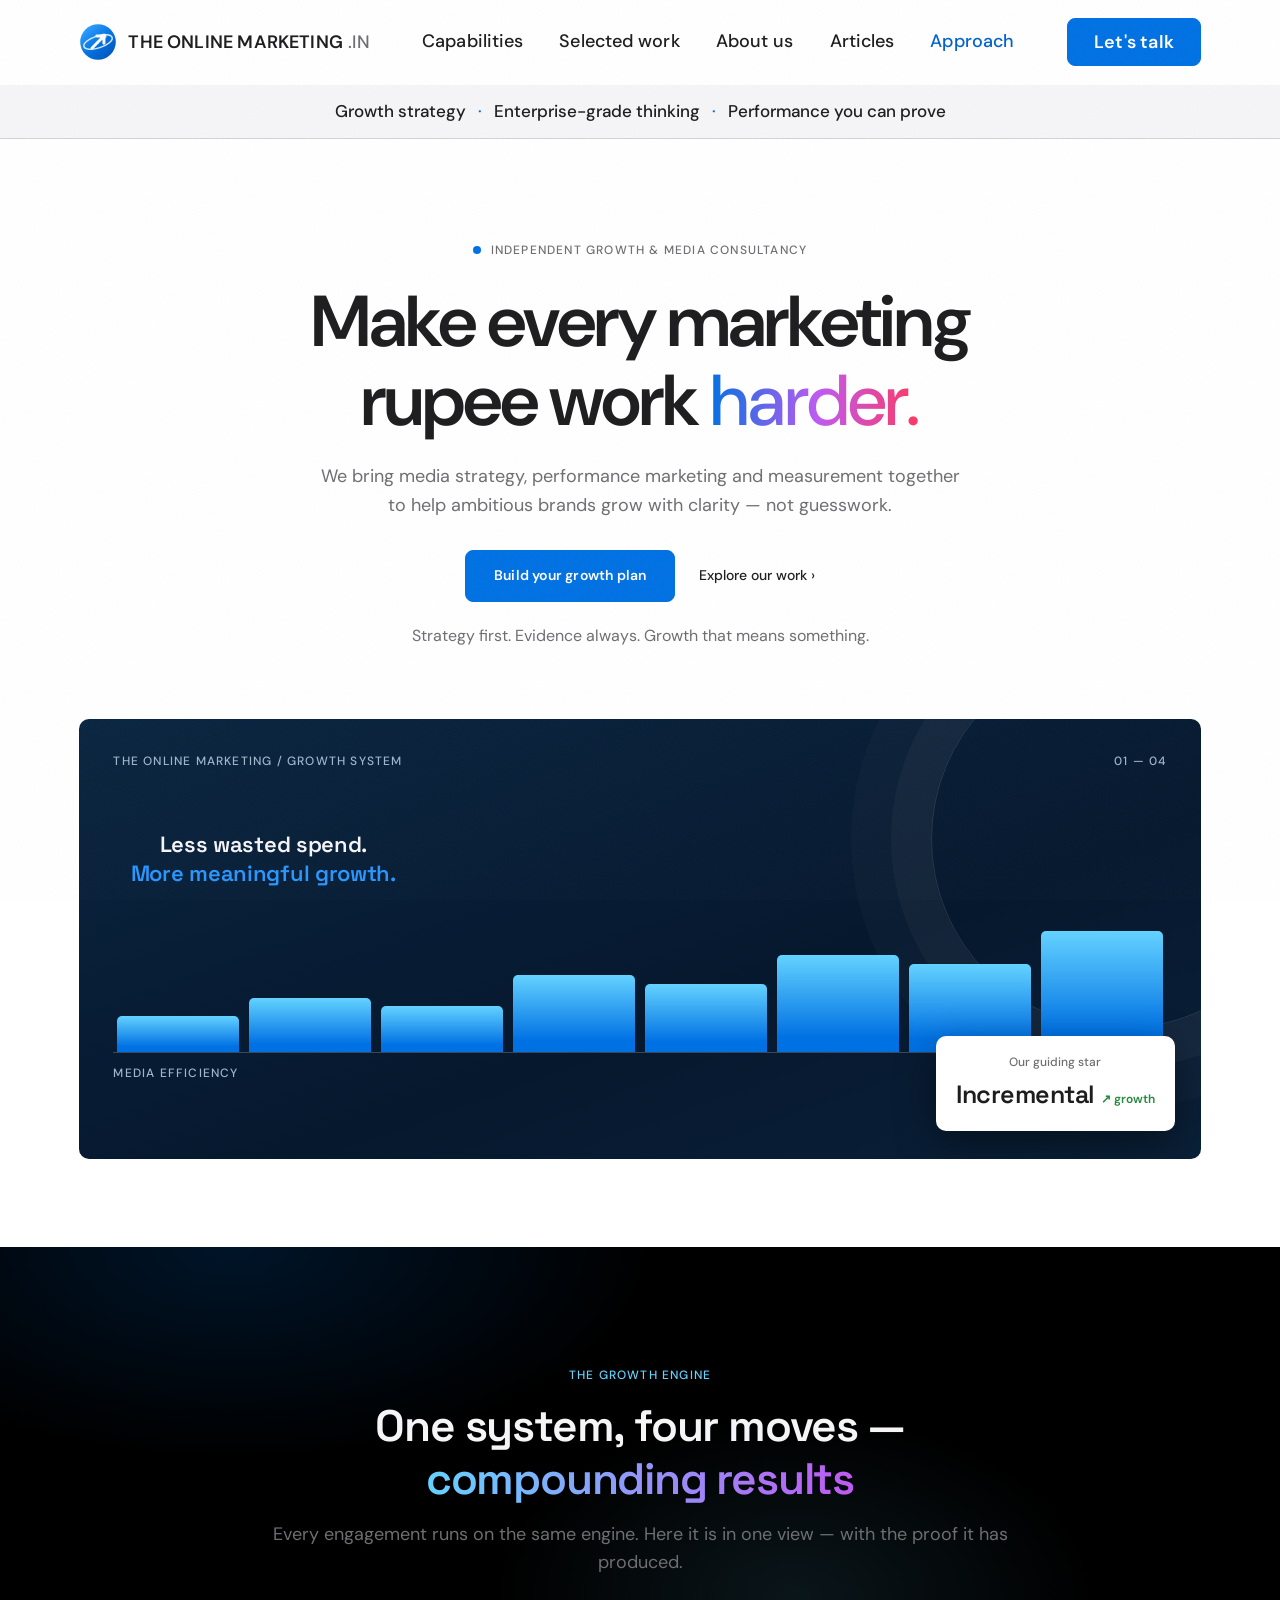
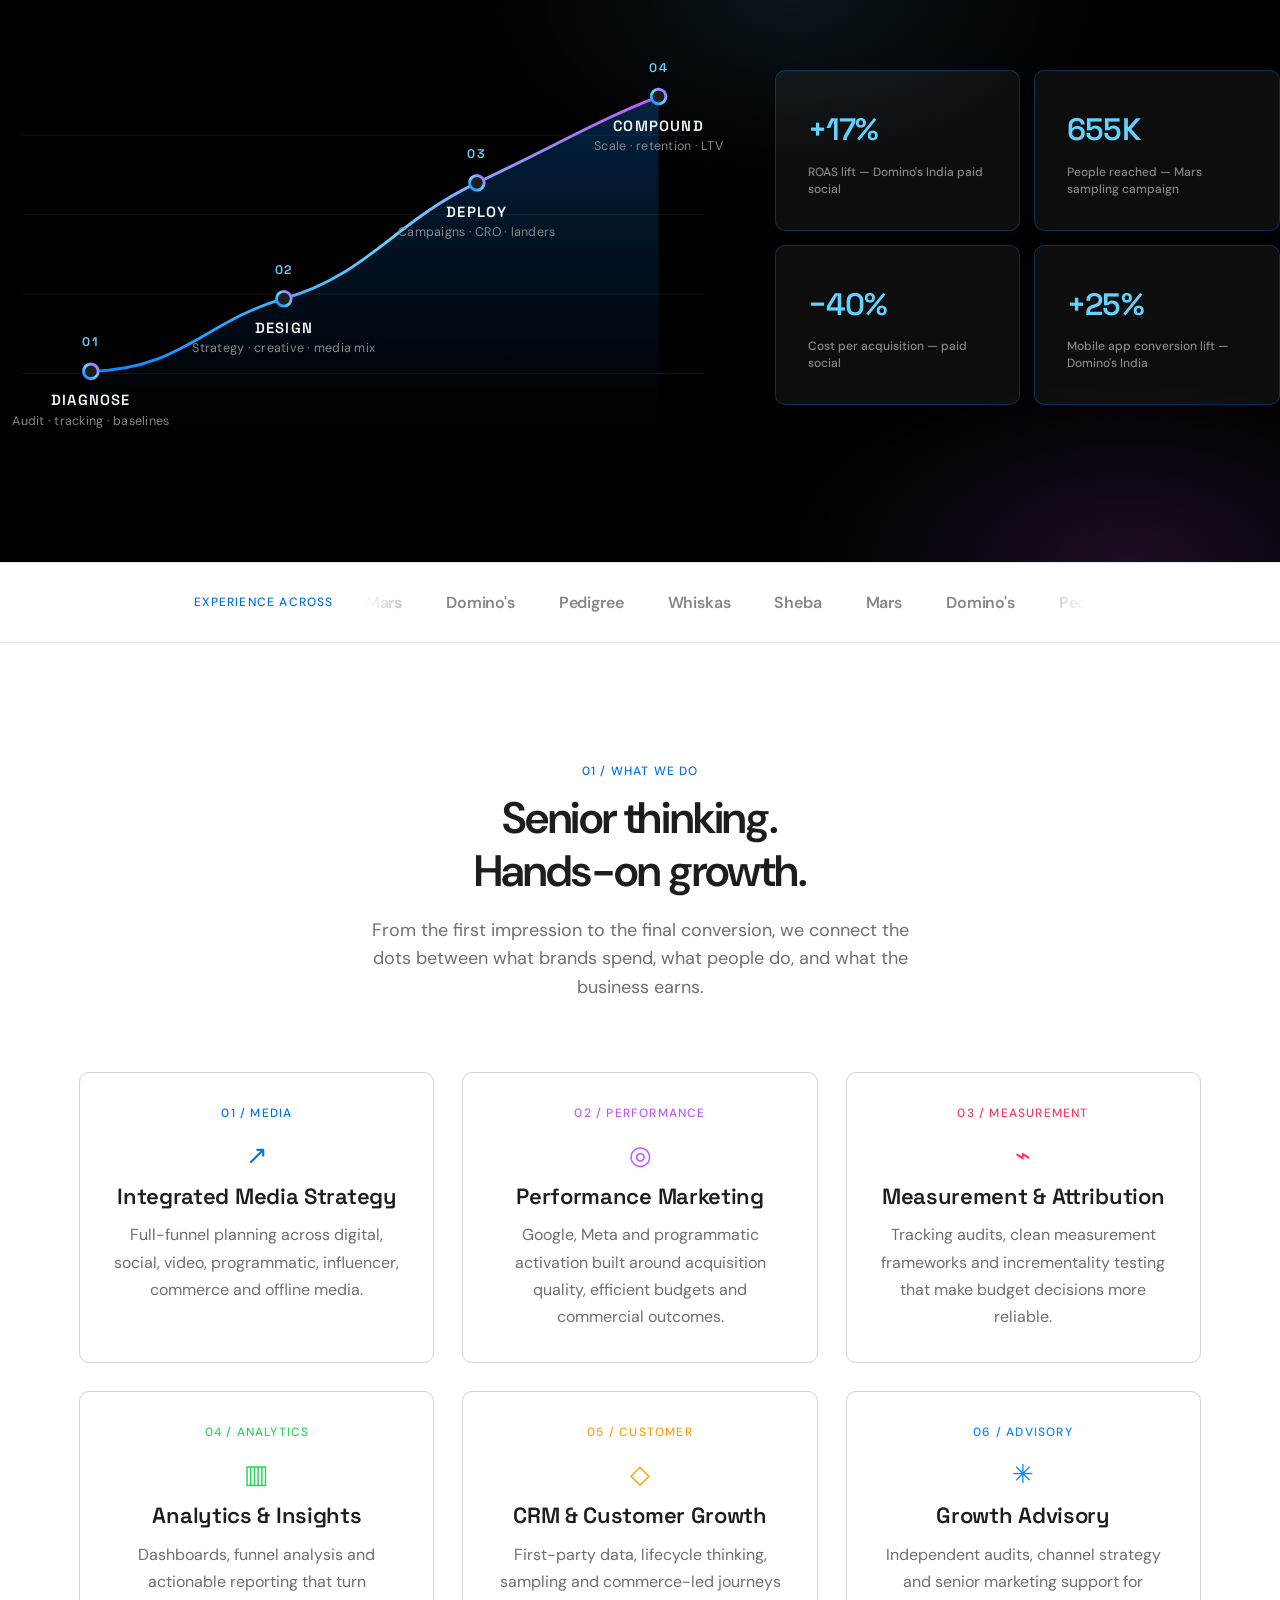
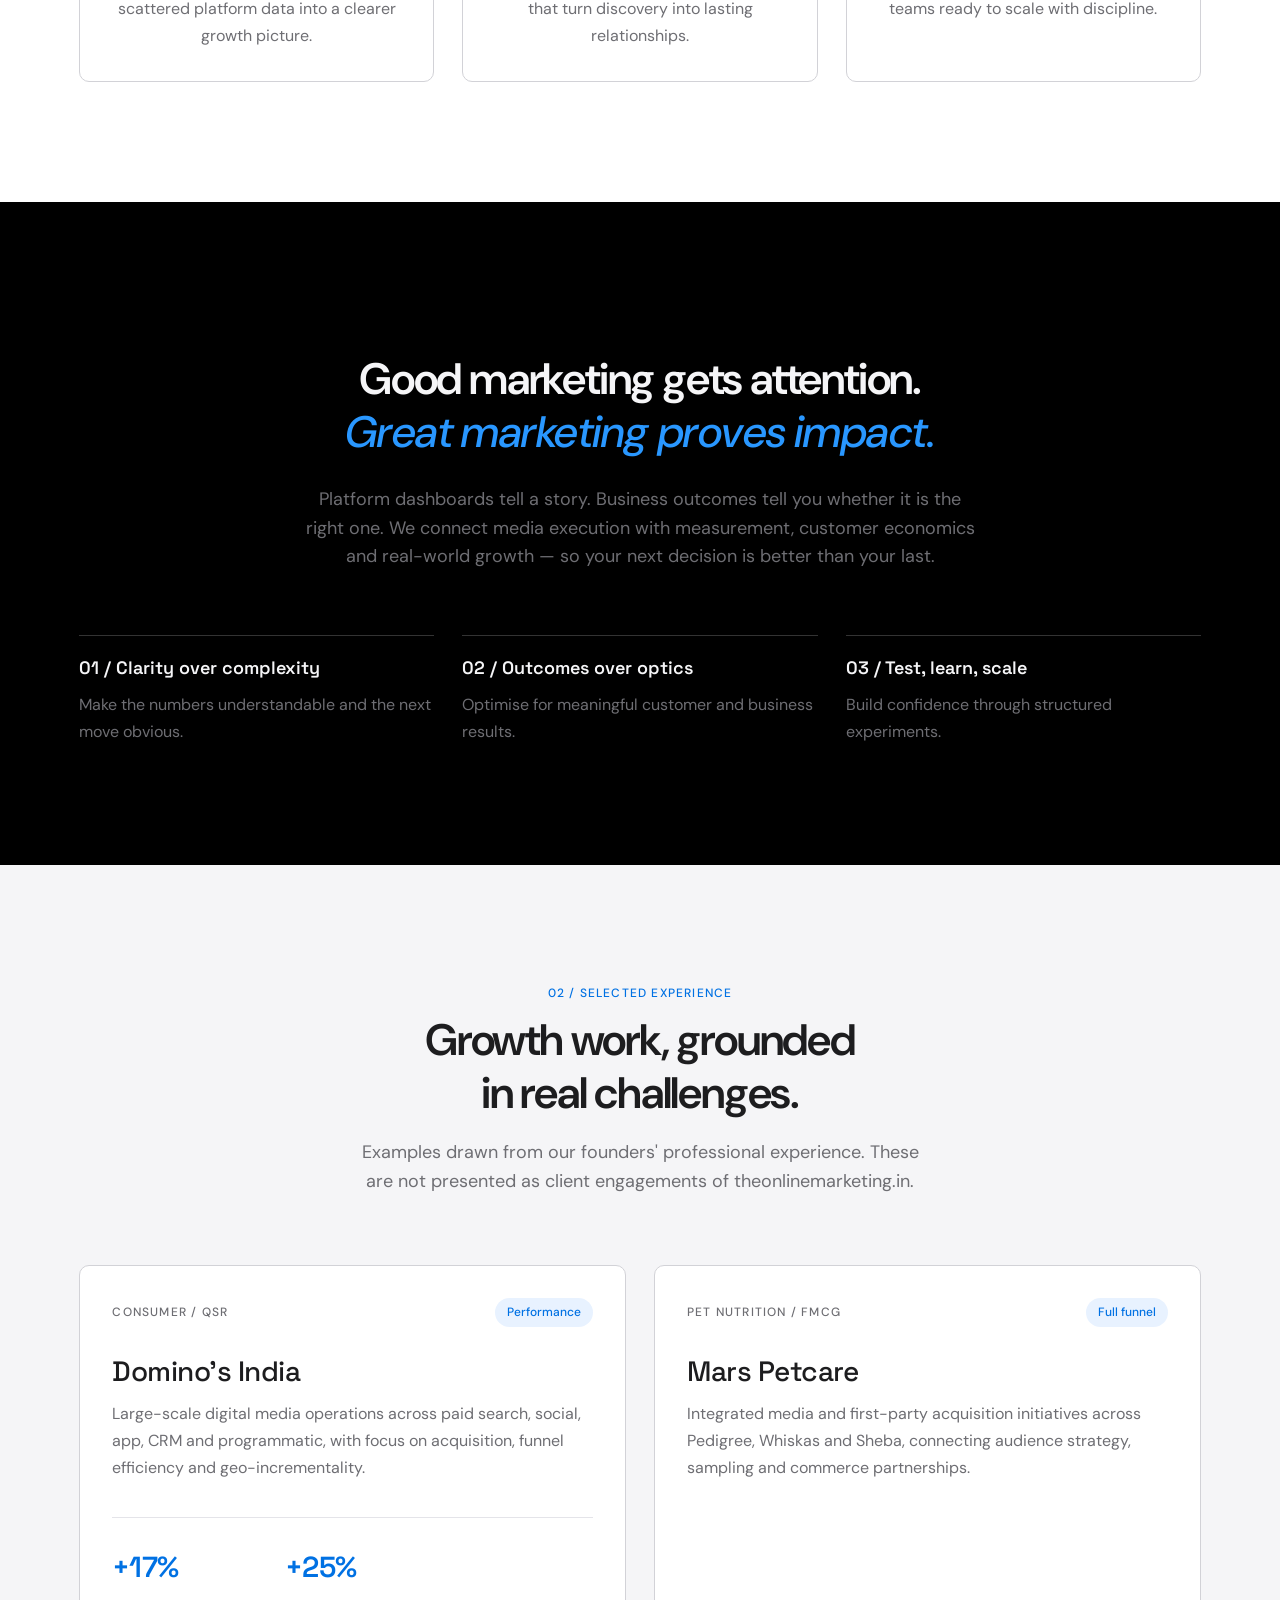
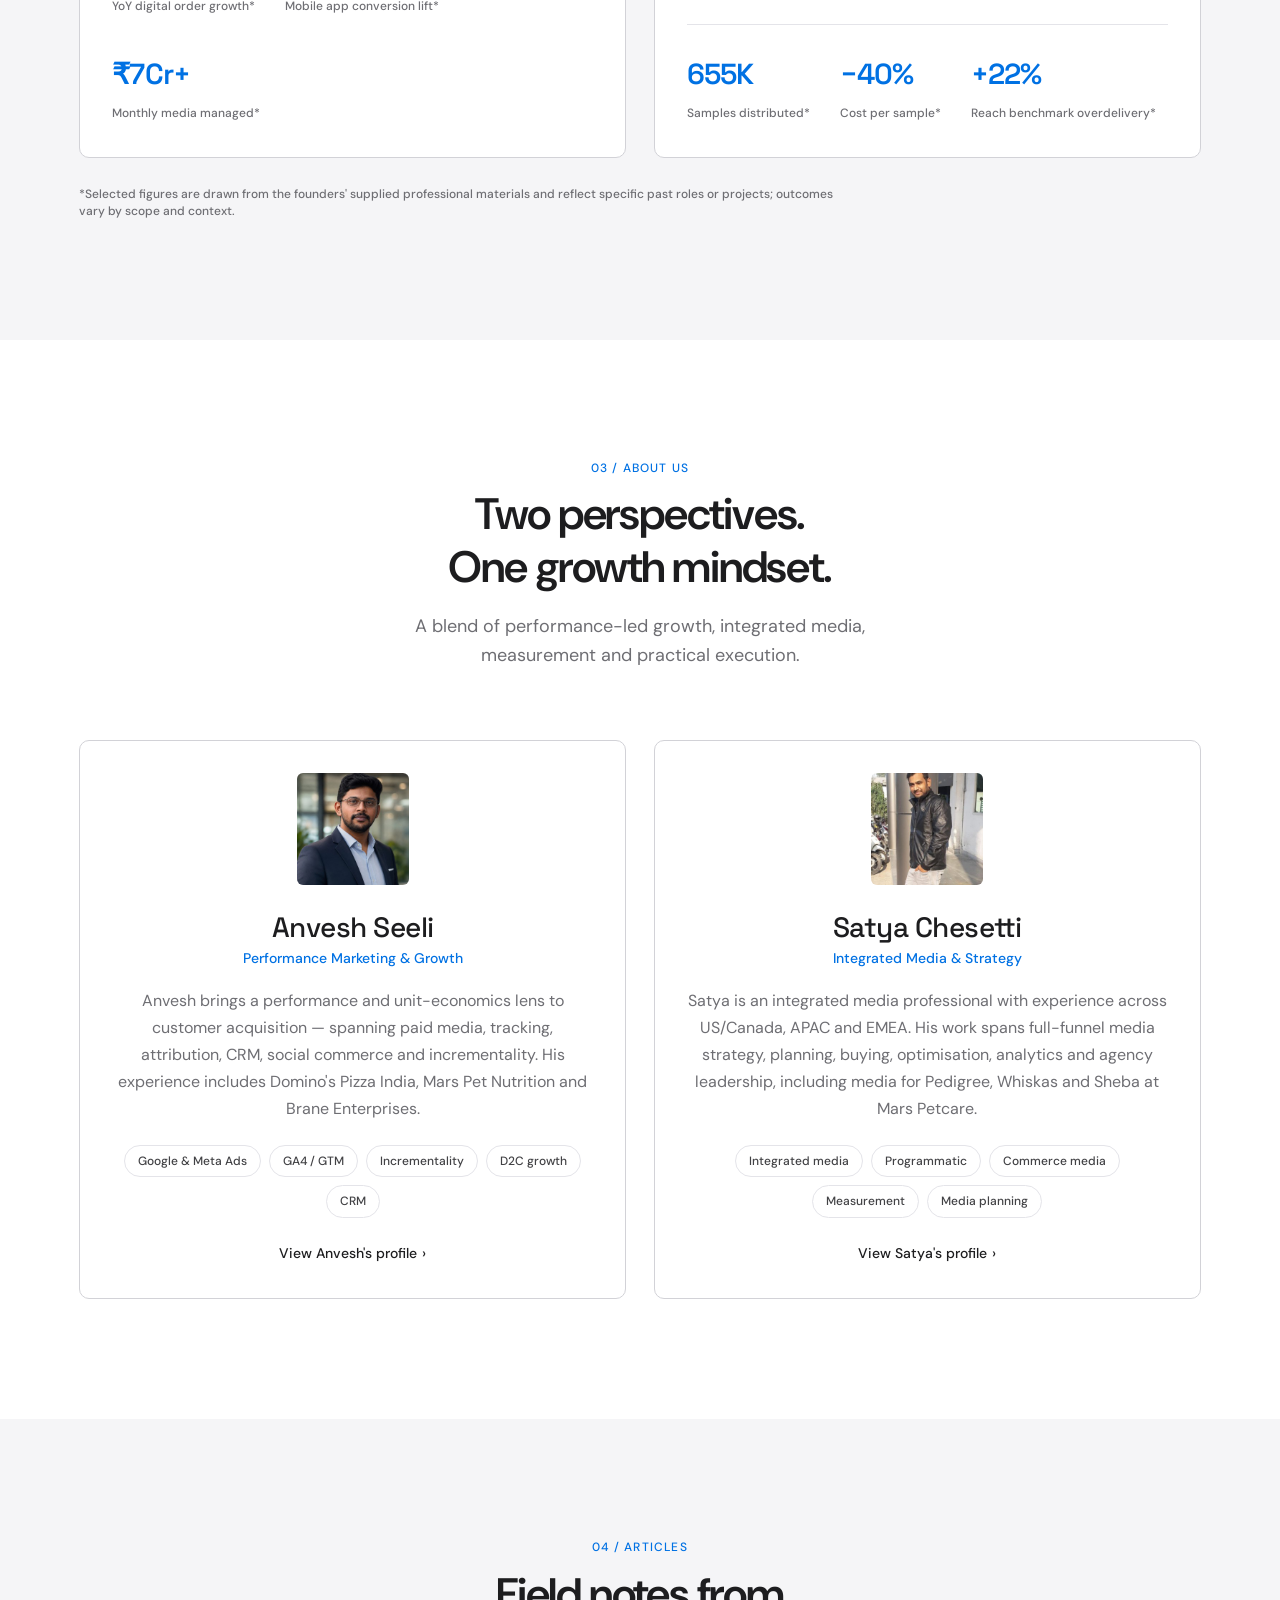
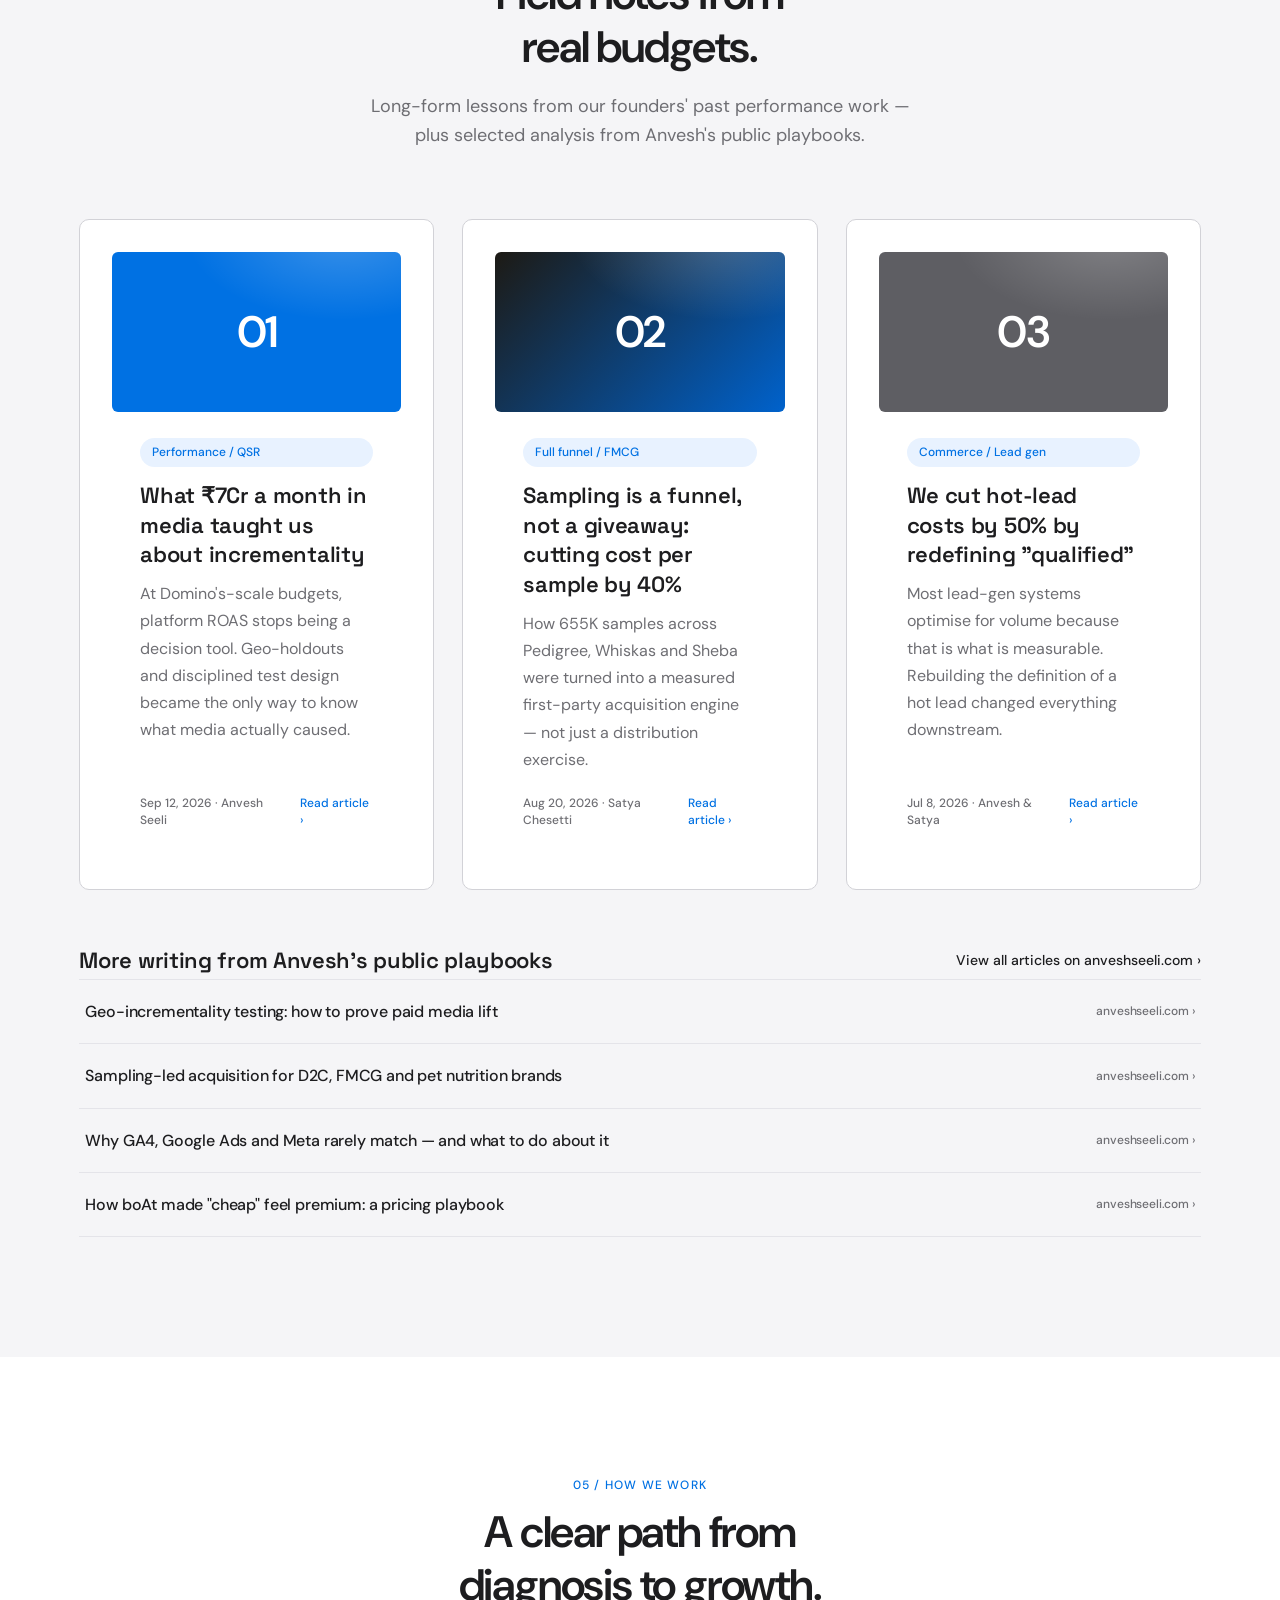
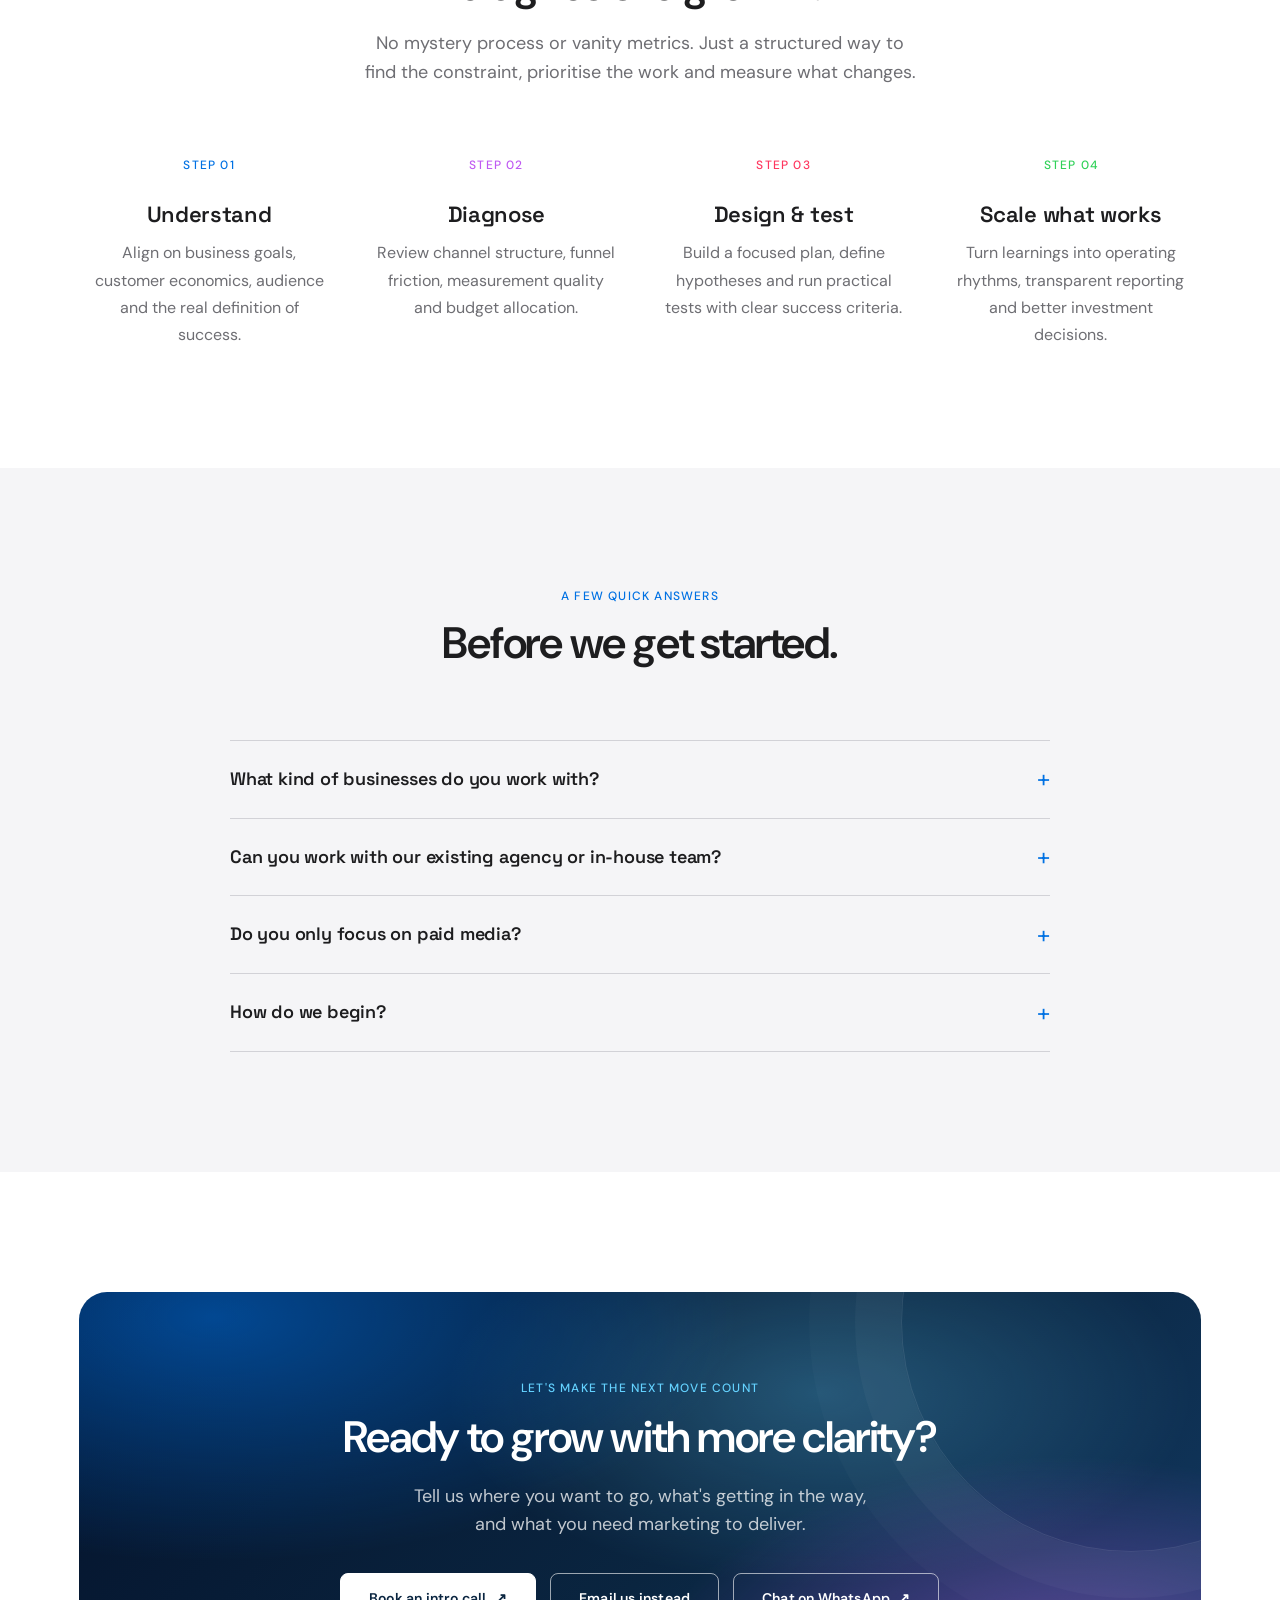
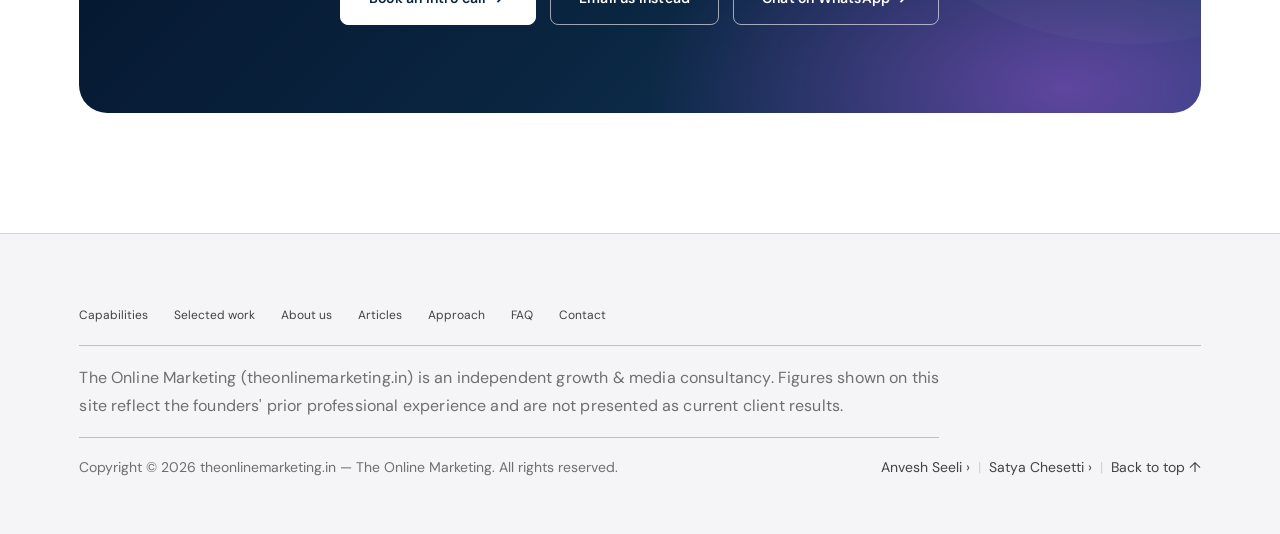
<file: index.html>
<!DOCTYPE html>
<html lang="en">
<head>
<meta charset="utf-8">
<meta name="viewport" content="width=device-width, initial-scale=1">
<title>The Online Marketing — Strategy. Performance. Measurable Growth. | theonlinemarketing.in</title>
<meta name="description" content="The Online Marketing (theonlinemarketing.in) is an independent growth & media consultancy. Media strategy, performance marketing, measurement and analytics that help ambitious brands grow with clarity — not guesswork.">
<meta name="author" content="The Online Marketing (theonlinemarketing.in)">
<meta name="theme-color" content="#ffffff">

<!-- Open Graph / Twitter — live domain: theonlinemarketing.in -->
<meta property="og:type" content="website">
<meta property="og:title" content="The Online Marketing — Strategy. Performance. Measurable Growth.">
<meta property="og:description" content="Independent growth & media consultancy. Media strategy, performance marketing, measurement and analytics for ambitious brands.">
<meta property="og:site_name" content="The Online Marketing">
<meta property="og:url" content="https://theonlinemarketing.in/">
<meta property="og:image" content="https://theonlinemarketing.in/og-image.png">
<meta name="twitter:card" content="summary_large_image">
<link rel="canonical" href="https://theonlinemarketing.in/">

<!-- Inline SVG favicon: blue circle + guiding-star arrow -->
<link rel="icon" href="data:image/svg+xml,%3Csvg%20xmlns%3D%22http%3A%2F%2Fwww.w3.org%2F2000%2Fsvg%22%20viewBox%3D%220%200%2064%2064%22%3E%3Cdefs%3E%3ClinearGradient%20id%3D%22fg%22%20x1%3D%228%22%20y1%3D%224%22%20x2%3D%2256%22%20y2%3D%2260%22%20gradientUnits%3D%22userSpaceOnUse%22%3E%3Cstop%20stop-color%3D%22%2337a6ff%22%2F%3E%3Cstop%20offset%3D%22.55%22%20stop-color%3D%22%230071e3%22%2F%3E%3Cstop%20offset%3D%221%22%20stop-color%3D%22%230053b3%22%2F%3E%3C%2FlinearGradient%3E%3C%2Fdefs%3E%3Ccircle%20cx%3D%2232%22%20cy%3D%2232%22%20r%3D%2230%22%20fill%3D%22url%28%23fg%29%22%2F%3E%3Cellipse%20cx%3D%2232%22%20cy%3D%2232%22%20rx%3D%2225%22%20ry%3D%2210%22%20transform%3D%22rotate%28-18%2032%2032%29%22%20fill%3D%22none%22%20stroke%3D%22%23fff%22%20stroke-width%3D%222.5%22%20opacity%3D%22.85%22%2F%3E%3Cpath%20d%3D%22M22%2042%20L42%2022%20M42%2022%20H30%20M42%2022%20V34%22%20stroke%3D%22%23fff%22%20stroke-width%3D%225%22%20fill%3D%22none%22%20stroke-linecap%3D%22round%22%20stroke-linejoin%3D%22round%22%2F%3E%3Ccircle%20cx%3D%2242%22%20cy%3D%2222%22%20r%3D%224%22%20fill%3D%22%23fff%22%2F%3E%3C%2Fsvg%3E">

<link rel="stylesheet" href="css/style.css">
<link rel="preload" href="assets/fonts/space-grotesk-var.woff2" as="font" type="font/woff2" crossorigin>
<link rel="preload" href="assets/fonts/dm-sans-var.woff2" as="font" type="font/woff2" crossorigin>

<!-- Structured data: business -->
<script type="application/ld+json">
{
  "@context": "https://schema.org",
  "@type": "ProfessionalService",
  "name": "The Online Marketing",
  "alternateName": "theonlinemarketing.in",
  "description": "Independent growth & media consultancy offering media strategy, performance marketing, measurement & attribution, analytics, CRM and growth advisory.",
  "email": "satyachesetti786@gmail.com",
  "url": "https://theonlinemarketing.in/",
  "areaServed": "India",
  "founder": [
    { "@type": "Person", "name": "Anvesh Seeli", "jobTitle": "Performance Marketing & Growth", "url": "https://anveshseeli.com/" },
    { "@type": "Person", "name": "Satya Chesetti", "jobTitle": "Integrated Media & Strategy", "email": "satyachesetti786@gmail.com", "sameAs": ["https://www.linkedin.com/in/v-s-shankara-satya-narayana-chesetti-399a13a7/"] }
  ],
  "knowsAbout": ["Media strategy", "Performance marketing", "Measurement & attribution", "Marketing analytics", "CRM & customer growth", "Growth advisory"]
}
</script>
<!-- Structured data: FAQ (mirrors the FAQ section below) -->
<script type="application/ld+json">
{
  "@context": "https://schema.org",
  "@type": "FAQPage",
  "mainEntity": [
    { "@type": "Question", "name": "What kind of businesses do you work with?", "acceptedAnswer": { "@type": "Answer", "text": "We are best suited to consumer brands, D2C and e-commerce businesses, QSR, pet care, and growth-stage companies that want clearer performance and stronger measurement." } },
    { "@type": "Question", "name": "Can you work with our existing agency or in-house team?", "acceptedAnswer": { "@type": "Answer", "text": "Yes. We can provide an independent strategic layer, audit, measurement support or collaborative execution alongside your current teams." } },
    { "@type": "Question", "name": "Do you only focus on paid media?", "acceptedAnswer": { "@type": "Answer", "text": "No. Paid media is one part of the system. We also look at audience strategy, analytics, attribution, CRM, commerce journeys and the business outcome being optimised." } },
    { "@type": "Question", "name": "How do we begin?", "acceptedAnswer": { "@type": "Answer", "text": "Start with a conversation about your growth goals and current bottlenecks. We can then recommend a suitable scope, from a focused audit to ongoing advisory." } }
  ]
}
</script>
</head>

<body id="top">
<div class="progress" aria-hidden="true"></div>
<a class="skip-link" href="#main">Skip to content</a>

<!-- Nav -->
<header class="nav">
  <div class="wrap nav-inner">
    <a class="logo" href="#top" aria-label="The Online Marketing — home">
      <span class="mark" aria-hidden="true">
        <svg viewBox="0 0 64 64" fill="none" class="logo-svg"><defs><linearGradient id="tomBlueNav" x1="8" y1="4" x2="56" y2="60" gradientUnits="userSpaceOnUse"><stop stop-color="#37a6ff"/><stop offset=".55" stop-color="#0071e3"/><stop offset="1" stop-color="#0053b3"/></linearGradient></defs><circle cx="32" cy="32" r="30" fill="url(#tomBlueNav)"/><ellipse cx="32" cy="32" rx="25" ry="10" transform="rotate(-18 32 32)" stroke="#ffffff" stroke-width="2.5" opacity=".85" class="orbit"/><path d="M22 42 L42 22 M42 22 H30 M42 22 V34" stroke="#ffffff" stroke-width="5" stroke-linecap="round" stroke-linejoin="round" class="arrow"/><circle cx="42" cy="22" r="4" fill="#ffffff" class="star"/></svg>
      </span>
      <span>THE ONLINE MARKETING<span class="thin">&nbsp;.IN</span></span>
    </a>
    <nav class="navlinks" id="navlinks" aria-label="Primary">
      <a href="#capabilities">Capabilities</a>
      <a href="#work">Selected work</a>
      <a href="#about">About us</a>
      <a href="#articles">Articles</a>
      <a href="#approach">Approach</a>
      <a class="btn panel-cta" href="https://wa.me/918143130661?text=Hi%20The%20Online%20Marketing%2C%20I%27d%20like%20to%20talk%20about%20my%20growth%20goals" target="_blank" rel="noreferrer">Let's talk <span class="arw" aria-hidden="true">↗</span></a>
    </nav>
    <div class="nav-actions">
      <a class="btn navcta" href="https://wa.me/918143130661?text=Hi%20The%20Online%20Marketing%2C%20I%27d%20like%20to%20talk%20about%20my%20growth%20goals" target="_blank" rel="noreferrer">Let's talk</a>
      <button class="menu-btn" id="menuBtn" aria-label="Toggle navigation menu" aria-expanded="false" aria-controls="navlinks">
        <span aria-hidden="true"></span><span aria-hidden="true"></span>
      </button>
    </div>
  </div>
</header>

<!-- Announcement ribbon -->
<div class="ribbon">Growth strategy <span>·</span> Enterprise-grade thinking <span>·</span> Performance you can prove</div>

<main id="main">

  <!-- Hero -->
  <section class="hero band-white">
    <div class="wrap hero-center reveal">
      <div class="eyebrow"><span class="dot" aria-hidden="true"></span> Independent growth &amp; media consultancy</div>
      <h1><span class="lm"><span>Make every marketing rupee work <em>harder.</em></span></span></h1>
      <p class="lead">We bring media strategy, performance marketing and measurement together to help ambitious brands grow with clarity — not guesswork.</p>
      <div class="hero-actions">
        <a class="btn" href="#contact">Build your growth plan</a>
        <a class="link-blue" href="#work">Explore our work <span aria-hidden="true">›</span></a>
      </div>
      <p class="micro">Strategy first. Evidence always. Growth that means something.</p>
    </div>
    <div class="wrap visual-wrap reveal" style="--d:120ms">
      <div class="visual">
        <div class="visual-top"><span>The Online Marketing / Growth system</span><span>01 — 04</span></div>
        <div class="chart-title">Less wasted spend.<br><strong>More meaningful growth.</strong></div>
        <div class="chart" role="img" aria-label="Illustrative rising performance chart">
          <div class="bar" style="--h:28%"></div>
          <div class="bar" style="--h:42%"></div>
          <div class="bar" style="--h:36%"></div>
          <div class="bar" style="--h:60%"></div>
          <div class="bar" style="--h:53%"></div>
          <div class="bar" style="--h:75%"></div>
          <div class="bar" style="--h:68%"></div>
          <div class="bar" style="--h:94%"></div>
        </div>
        <div class="chart-foot"><span>Media efficiency</span><span>Compounding impact ↗</span></div>
        <div class="floating">
          <small>Our guiding star</small>
          <strong>Incremental</strong><span class="up" aria-hidden="true">↗ growth</span>
        </div>
      </div>
    </div>
  </section>

  <!-- Growth-engine infographic — the whole page in one visual -->
  <section class="band band-dark engine" id="engine" aria-label="The growth engine — infographic">
    <div class="engine-head reveal">
      <p class="kicker">THE GROWTH ENGINE</p>
      <h2>One system, four moves — <em>compounding results</em></h2>
      <p class="engine-sub">Every engagement runs on the same engine. Here it is in one view — with the proof it has produced.</p>
    </div>
    <div class="engine-grid">
      <div class="engine-fig reveal">
        <svg class="engine-svg" viewBox="0 0 640 360" role="img" aria-label="Rising growth curve through four stages: Diagnose, Design, Deploy, Compound">
          <defs>
            <linearGradient id="engineGold" x1="0" y1="1" x2="1" y2="0"><stop offset="0" stop-color="#0a84ff"/><stop offset=".5" stop-color="#64d2ff"/><stop offset="1" stop-color="#bf5af2"/></linearGradient>
            <linearGradient id="engineArea" x1="0" y1="0" x2="0" y2="1"><stop offset="0" stop-color="#0a84ff" stop-opacity=".25"/><stop offset="1" stop-color="#0a84ff" stop-opacity="0"/></linearGradient>
          </defs>
          <g aria-hidden="true">
            <line class="gridline" x1="20" y1="90" x2="620" y2="90"/>
            <line class="gridline" x1="20" y1="160" x2="620" y2="160"/>
            <line class="gridline" x1="20" y1="230" x2="620" y2="230"/>
            <line class="gridline" x1="20" y1="300" x2="620" y2="300"/>
          </g>
          <path class="engine-area" d="M80,298 C160,296 180,254 250,234 C322,214 348,166 420,132 C492,98 528,76 580,56 L580,344 L80,344 Z"/>
          <path id="growthPath" pathLength="1" d="M80,298 C160,296 180,254 250,234 C322,214 348,166 420,132 C492,98 528,76 580,56"/>
          <g class="node" style="--nd:0"><circle class="halo" cx="80" cy="298" r="13"/><circle class="dot" cx="80" cy="298" r="6.5"/><text class="nnum" x="80" y="276">01</text><text class="nlabel" x="80" y="328">DIAGNOSE</text><text class="nsub" x="80" y="345">Audit · tracking · baselines</text></g>
          <g class="node" style="--nd:1"><circle class="halo" cx="250" cy="234" r="13"/><circle class="dot" cx="250" cy="234" r="6.5"/><text class="nnum" x="250" y="212">02</text><text class="nlabel" x="250" y="264">DESIGN</text><text class="nsub" x="250" y="281">Strategy · creative · media mix</text></g>
          <g class="node" style="--nd:2"><circle class="halo" cx="420" cy="132" r="13"/><circle class="dot" cx="420" cy="132" r="6.5"/><text class="nnum" x="420" y="110">03</text><text class="nlabel" x="420" y="162">DEPLOY</text><text class="nsub" x="420" y="179">Campaigns · CRO · landers</text></g>
          <g class="node" style="--nd:3"><circle class="halo" cx="580" cy="56" r="13"/><circle class="dot" cx="580" cy="56" r="6.5"/><text class="nnum" x="580" y="34">04</text><text class="nlabel" x="580" y="86">COMPOUND</text><text class="nsub" x="580" y="103">Scale · retention · LTV</text></g>
        </svg>
      </div>
      <div class="engine-stats stagger">
        <div class="engine-stat"><strong>+17%</strong><span>ROAS lift — Domino's India paid social</span></div>
        <div class="engine-stat"><strong>655K</strong><span>People reached — Mars sampling campaign</span></div>
        <div class="engine-stat"><strong>−40%</strong><span>Cost per acquisition — paid social</span></div>
        <div class="engine-stat"><strong>+25%</strong><span>Mobile app conversion lift — Domino's India</span></div>
      </div>
    </div>
  </section>

  <!-- Trust bar -->
  <div class="trust">
    <div class="wrap trust-inner reveal">
      <span class="trust-label">Experience across</span>
      <div class="brands"><div class="brands-track"><div class="set"><span>Mars</span><span>Domino's</span><span>Pedigree</span><span>Whiskas</span><span>Sheba</span></div><div class="set" aria-hidden="true"><span>Mars</span><span>Domino's</span><span>Pedigree</span><span>Whiskas</span><span>Sheba</span></div></div></div>
    </div>
  </div>

  <!-- Capabilities -->
  <section class="band band-white" id="capabilities">
    <div class="wrap">
      <div class="section-head reveal">
        <div class="kicker">01 / What we do</div>
        <h2><span class="lm"><span>Senior thinking.</span></span><span class="lm"><span>Hands-on growth.</span></span></h2>
        <p>From the first impression to the final conversion, we connect the dots between what brands spend, what people do, and what the business earns.</p>
      </div>
      <div class="services stagger">
        <article class="service">
          <div class="num">01 / Media</div>
          <div class="service-icon" aria-hidden="true">↗</div>
          <h3>Integrated Media Strategy</h3>
          <p>Full-funnel planning across digital, social, video, programmatic, influencer, commerce and offline media.</p>
        </article>
        <article class="service">
          <div class="num">02 / Performance</div>
          <div class="service-icon" aria-hidden="true">◎</div>
          <h3>Performance Marketing</h3>
          <p>Google, Meta and programmatic activation built around acquisition quality, efficient budgets and commercial outcomes.</p>
        </article>
        <article class="service">
          <div class="num">03 / Measurement</div>
          <div class="service-icon" aria-hidden="true">⌁</div>
          <h3>Measurement &amp; Attribution</h3>
          <p>Tracking audits, clean measurement frameworks and incrementality testing that make budget decisions more reliable.</p>
        </article>
        <article class="service">
          <div class="num">04 / Analytics</div>
          <div class="service-icon" aria-hidden="true">▥</div>
          <h3>Analytics &amp; Insights</h3>
          <p>Dashboards, funnel analysis and actionable reporting that turn scattered platform data into a clearer growth picture.</p>
        </article>
        <article class="service">
          <div class="num">05 / Customer</div>
          <div class="service-icon" aria-hidden="true">◇</div>
          <h3>CRM &amp; Customer Growth</h3>
          <p>First-party data, lifecycle thinking, sampling and commerce-led journeys that turn discovery into lasting relationships.</p>
        </article>
        <article class="service">
          <div class="num">06 / Advisory</div>
          <div class="service-icon" aria-hidden="true">✳</div>
          <h3>Growth Advisory</h3>
          <p>Independent audits, channel strategy and senior marketing support for teams ready to scale with discipline.</p>
        </article>
      </div>
    </div>
  </section>

  <!-- Manifesto (full-bleed dark band) -->
  <section class="band band-dark manifesto">
    <div class="wrap">
      <div class="kicker reveal">Our point of view</div>
      <h2 class="reveal" style="--d:60ms"><span class="lm"><span>Good marketing gets attention.</span></span><span class="lm"><span><em>Great marketing proves impact.</em></span></span></h2>
      <p class="m-lead reveal" style="--d:140ms">Platform dashboards tell a story. Business outcomes tell you whether it is the right one. We connect media execution with measurement, customer economics and real-world growth — so your next decision is better than your last.</p>
      <div class="principles stagger" data-d="220">
        <div class="principle"><b>01 / Clarity over complexity</b><p>Make the numbers understandable and the next move obvious.</p></div>
        <div class="principle"><b>02 / Outcomes over optics</b><p>Optimise for meaningful customer and business results.</p></div>
        <div class="principle"><b>03 / Test, learn, scale</b><p>Build confidence through structured experiments.</p></div>
      </div>
    </div>
  </section>

  <!-- Selected work -->
  <section class="band band-gray" id="work">
    <div class="wrap">
      <div class="section-head reveal">
        <div class="kicker">02 / Selected experience</div>
        <h2><span class="lm"><span>Growth work, grounded</span></span><span class="lm"><span>in real challenges.</span></span></h2>
        <p>Examples drawn from our founders' professional experience. These are not presented as client engagements of theonlinemarketing.in.</p>
      </div>
      <div class="work-grid stagger">
        <article class="case">
          <div>
            <div class="case-top"><span class="kicker">Consumer / QSR</span><span class="pill">Performance</span></div>
            <h3>Domino's India</h3>
            <p>Large-scale digital media operations across paid search, social, app, CRM and programmatic, with focus on acquisition, funnel efficiency and geo-incrementality.</p>
          </div>
          <div class="metrics">
            <div class="metric"><strong>+17%</strong><span>YoY digital order growth*</span></div>
            <div class="metric"><strong>+25%</strong><span>Mobile app conversion lift*</span></div>
            <div class="metric"><strong>₹7Cr+</strong><span>Monthly media managed*</span></div>
          </div>
        </article>
        <article class="case">
          <div>
            <div class="case-top"><span class="kicker">Pet nutrition / FMCG</span><span class="pill">Full funnel</span></div>
            <h3>Mars Petcare</h3>
            <p>Integrated media and first-party acquisition initiatives across Pedigree, Whiskas and Sheba, connecting audience strategy, sampling and commerce partnerships.</p>
          </div>
          <div class="metrics">
            <div class="metric"><strong>655K</strong><span>Samples distributed*</span></div>
            <div class="metric"><strong>−40%</strong><span>Cost per sample*</span></div>
            <div class="metric"><strong>+22%</strong><span>Reach benchmark overdelivery*</span></div>
          </div>
        </article>
      </div>
      <p class="footnote reveal">*Selected figures are drawn from the founders' supplied professional materials and reflect specific past roles or projects; outcomes vary by scope and context.</p>
    </div>
  </section>

  <!-- About us -->
  <section class="band band-white" id="about">
    <div class="wrap">
      <div class="section-head reveal">
        <div class="kicker">03 / About us</div>
        <h2><span class="lm"><span>Two perspectives.</span></span><span class="lm"><span>One growth mindset.</span></span></h2>
        <p>A blend of performance-led growth, integrated media, measurement and practical execution.</p>
      </div>
      <div class="founders stagger">
        <article class="founder">
          <div class="portrait"><img src="assets/anvesh.jpg" alt="Anvesh Seeli" loading="lazy" onerror="this.remove()"><span class="initials" aria-hidden="true">AS</span></div>
          <h3>Anvesh Seeli</h3>
          <div class="role">Performance Marketing &amp; Growth</div>
          <p>Anvesh brings a performance and unit-economics lens to customer acquisition — spanning paid media, tracking, attribution, CRM, social commerce and incrementality. His experience includes Domino's Pizza India, Mars Pet Nutrition and Brane Enterprises.</p>
          <div class="tags"><span>Google &amp; Meta Ads</span><span>GA4 / GTM</span><span>Incrementality</span><span>D2C growth</span><span>CRM</span></div>
          <a class="profile-link" href="https://anveshseeli.com/" target="_blank" rel="noreferrer">View Anvesh's profile <span aria-hidden="true">›</span></a>
        </article>
        <article class="founder">
          <div class="portrait"><img src="assets/satya.jpg" alt="Satya Chesetti" loading="lazy" onerror="this.remove()"><span class="initials" aria-hidden="true">SS</span></div>
          <h3>Satya Chesetti</h3>
          <div class="role">Integrated Media &amp; Strategy</div>
          <p>Satya is an integrated media professional with experience across US/Canada, APAC and EMEA. His work spans full-funnel media strategy, planning, buying, optimisation, analytics and agency leadership, including media for Pedigree, Whiskas and Sheba at Mars Petcare.</p>
          <div class="tags"><span>Integrated media</span><span>Programmatic</span><span>Commerce media</span><span>Measurement</span><span>Media planning</span></div>
          <a class="profile-link" href="https://www.linkedin.com/in/v-s-shankara-satya-narayana-chesetti-399a13a7/" target="_blank" rel="noreferrer">View Satya's profile <span aria-hidden="true">›</span></a>
        </article>
      </div>
    </div>
  </section>

  <!-- Articles -->
  <section class="band band-gray" id="articles">
    <div class="wrap">
      <div class="section-head reveal">
        <div class="kicker">04 / Articles</div>
        <h2><span class="lm"><span>Field notes from</span></span><span class="lm"><span>real budgets.</span></span></h2>
        <p>Long-form lessons from our founders' past performance work — plus selected analysis from Anvesh's public playbooks.</p>
      </div>

      <div class="articles-grid stagger">
        <a class="article-card" href="articles/incrementality-at-scale.html">
          <div class="thumb t1" aria-hidden="true">01</div>
          <div class="body">
            <span class="pill">Performance / QSR</span>
            <h3>What ₹7Cr a month in media taught us about incrementality</h3>
            <p class="excerpt">At Domino's-scale budgets, platform ROAS stops being a decision tool. Geo-holdouts and disciplined test design became the only way to know what media actually caused.</p>
            <div class="meta"><span>Sep 12, 2026 · Anvesh Seeli</span><span class="read">Read article ›</span></div>
          </div>
        </a>
        <a class="article-card" href="articles/sampling-economics.html">
          <div class="thumb t2" aria-hidden="true">02</div>
          <div class="body">
            <span class="pill">Full funnel / FMCG</span>
            <h3>Sampling is a funnel, not a giveaway: cutting cost per sample by 40%</h3>
            <p class="excerpt">How 655K samples across Pedigree, Whiskas and Sheba were turned into a measured first-party acquisition engine — not just a distribution exercise.</p>
            <div class="meta"><span>Aug 20, 2026 · Satya Chesetti</span><span class="read">Read article ›</span></div>
          </div>
        </a>
        <a class="article-card" href="articles/redefining-lead-quality.html">
          <div class="thumb t3" aria-hidden="true">03</div>
          <div class="body">
            <span class="pill">Commerce / Lead gen</span>
            <h3>We cut hot-lead costs by 50% by redefining "qualified"</h3>
            <p class="excerpt">Most lead-gen systems optimise for volume because that is what is measurable. Rebuilding the definition of a hot lead changed everything downstream.</p>
            <div class="meta"><span>Jul 8, 2026 · Anvesh &amp; Satya</span><span class="read">Read article ›</span></div>
          </div>
        </a>
      </div>

      <div class="ext-head reveal">
        <h3>More writing from Anvesh's public playbooks</h3>
        <a href="https://anveshseeli.com/articles/" target="_blank" rel="noreferrer">View all articles on anveshseeli.com <span aria-hidden="true">›</span></a>
      </div>
      <div class="ext-list stagger">
        <a href="https://anveshseeli.com/articles/geo-incrementality-testing" target="_blank" rel="noreferrer">
          <span>Geo-incrementality testing: how to prove paid media lift</span><span class="src">anveshseeli.com ›</span>
        </a>
        <a href="https://anveshseeli.com/articles/sampling-led-acquisition" target="_blank" rel="noreferrer">
          <span>Sampling-led acquisition for D2C, FMCG and pet nutrition brands</span><span class="src">anveshseeli.com ›</span>
        </a>
        <a href="https://anveshseeli.com/articles/why-ga4-google-ads-meta-dont-match" target="_blank" rel="noreferrer">
          <span>Why GA4, Google Ads and Meta rarely match — and what to do about it</span><span class="src">anveshseeli.com ›</span>
        </a>
        <a href="https://anveshseeli.com/articles/boat-pricing-positioning-playbook" target="_blank" rel="noreferrer">
          <span>How boAt made "cheap" feel premium: a pricing playbook</span><span class="src">anveshseeli.com ›</span>
        </a>
      </div>
    </div>
  </section>

  <!-- Approach -->
  <section class="band band-white" id="approach">
    <div class="wrap">
      <div class="section-head reveal">
        <div class="kicker">05 / How we work</div>
        <h2><span class="lm"><span>A clear path from</span></span><span class="lm"><span>diagnosis to growth.</span></span></h2>
        <p>No mystery process or vanity metrics. Just a structured way to find the constraint, prioritise the work and measure what changes.</p>
      </div>
      <div class="process stagger">
        <div class="step">
          <div class="n">Step 01</div>
          <h3>Understand</h3>
          <p>Align on business goals, customer economics, audience and the real definition of success.</p>
        </div>
        <div class="step">
          <div class="n">Step 02</div>
          <h3>Diagnose</h3>
          <p>Review channel structure, funnel friction, measurement quality and budget allocation.</p>
        </div>
        <div class="step">
          <div class="n">Step 03</div>
          <h3>Design &amp; test</h3>
          <p>Build a focused plan, define hypotheses and run practical tests with clear success criteria.</p>
        </div>
        <div class="step">
          <div class="n">Step 04</div>
          <h3>Scale what works</h3>
          <p>Turn learnings into operating rhythms, transparent reporting and better investment decisions.</p>
        </div>
      </div>
    </div>
  </section>

  <!-- FAQ -->
  <section class="band band-gray" id="faq">
    <div class="wrap">
      <div class="section-head reveal">
        <div class="kicker">A few quick answers</div>
        <h2><span class="lm"><span>Before we get started.</span></span></h2>
      </div>
      <div class="faq stagger" data-d="80">
        <details>
          <summary>What kind of businesses do you work with?<span class="icon" aria-hidden="true">+</span></summary>
          <p>We are best suited to consumer brands, D2C and e-commerce businesses, QSR, pet care, and growth-stage companies that want clearer performance and stronger measurement.</p>
        </details>
        <details>
          <summary>Can you work with our existing agency or in-house team?<span class="icon" aria-hidden="true">+</span></summary>
          <p>Yes. We can provide an independent strategic layer, audit, measurement support or collaborative execution alongside your current teams.</p>
        </details>
        <details>
          <summary>Do you only focus on paid media?<span class="icon" aria-hidden="true">+</span></summary>
          <p>No. Paid media is one part of the system. We also look at audience strategy, analytics, attribution, CRM, commerce journeys and the business outcome being optimised.</p>
        </details>
        <details>
          <summary>How do we begin?<span class="icon" aria-hidden="true">+</span></summary>
          <p>Start with a conversation about your growth goals and current bottlenecks. We can then recommend a suitable scope, from a focused audit to ongoing advisory.</p>
        </details>
      </div>
    </div>
  </section>

  <!-- Contact -->
  <section class="band band-white" id="contact">
    <div class="wrap">
      <div class="cta reveal">
        <div class="kicker">Let's make the next move count</div>
        <h2><span class="lm"><span>Ready to grow with more clarity?</span></span></h2>
        <p>Tell us where you want to go, what's getting in the way, and what you need marketing to deliver.</p>
        <div class="cta-actions">
          <a class="btn" href="https://calendly.com/satyachesetti789/30min" target="_blank" rel="noreferrer">Book an intro call <span class="arw" aria-hidden="true">↗</span></a>
          <a class="btn ghost" href="https://mail.google.com/mail/?view=cm&amp;fs=1&amp;to=satyachesetti786@gmail.com&amp;cc=hi@anveshseeli.com&amp;su=Growth%20strategy%20conversation" target="_blank" rel="noreferrer">Email us instead</a>
          <a class="btn ghost" href="https://wa.me/918143130661?text=Hi%20The%20Online%20Marketing%2C%20I%27d%20like%20to%20talk%20about%20my%20growth%20goals" target="_blank" rel="noreferrer">Chat on WhatsApp <span class="arw" aria-hidden="true">↗</span></a>
        </div>
      </div>
    </div>
  </section>

</main>

<!-- Footer (apple.com style) -->
<footer class="footer">
  <div class="wrap">
    <nav class="footer-nav" aria-label="Footer">
      <a href="#capabilities">Capabilities</a>
      <a href="#work">Selected work</a>
      <a href="#about">About us</a>
      <a href="#articles">Articles</a>
      <a href="#approach">Approach</a>
      <a href="#faq">FAQ</a>
      <a href="#contact">Contact</a>
    </nav>
    <p class="footer-note">The Online Marketing (theonlinemarketing.in) is an independent growth &amp; media consultancy. Figures shown on this site reflect the founders' prior professional experience and are not presented as current client results.</p>
    <div class="footer-bottom">
      <span>Copyright © <span id="year">2026</span> theonlinemarketing.in — The Online Marketing. All rights reserved.</span>
      <span>
        <a href="https://anveshseeli.com/" target="_blank" rel="noreferrer">Anvesh Seeli ›</a>
        <span class="sep">&nbsp;|&nbsp;</span>
        <a href="https://mail.google.com/mail/?view=cm&amp;fs=1&amp;to=satyachesetti786@gmail.com&amp;su=Hello%20from%20The%20Online%20Marketing" target="_blank" rel="noreferrer">Satya Chesetti ›</a>
        <span class="sep">&nbsp;|&nbsp;</span>
        <a href="#top">Back to top ↑</a>
      </span>
    </div>
  </div>
</footer>

<script src="js/main.js"></script>
</body>
</html>
</file>
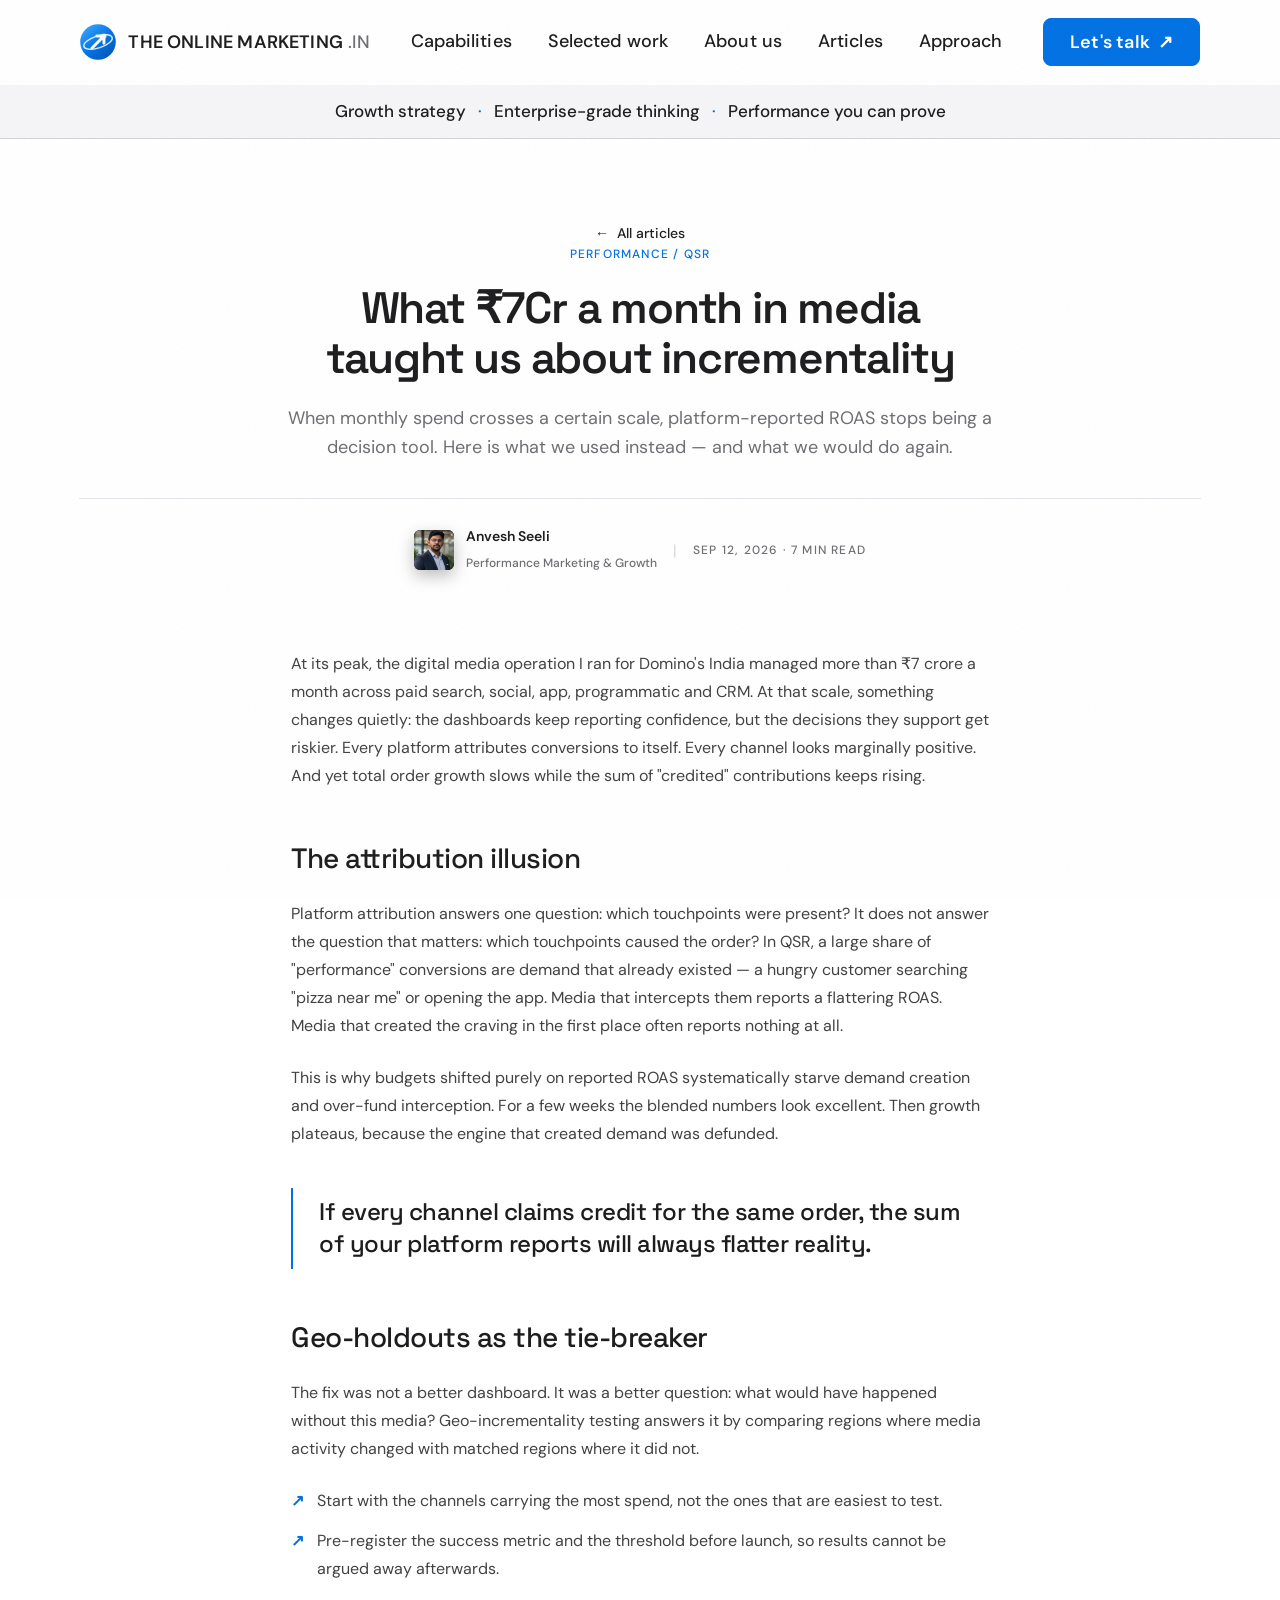
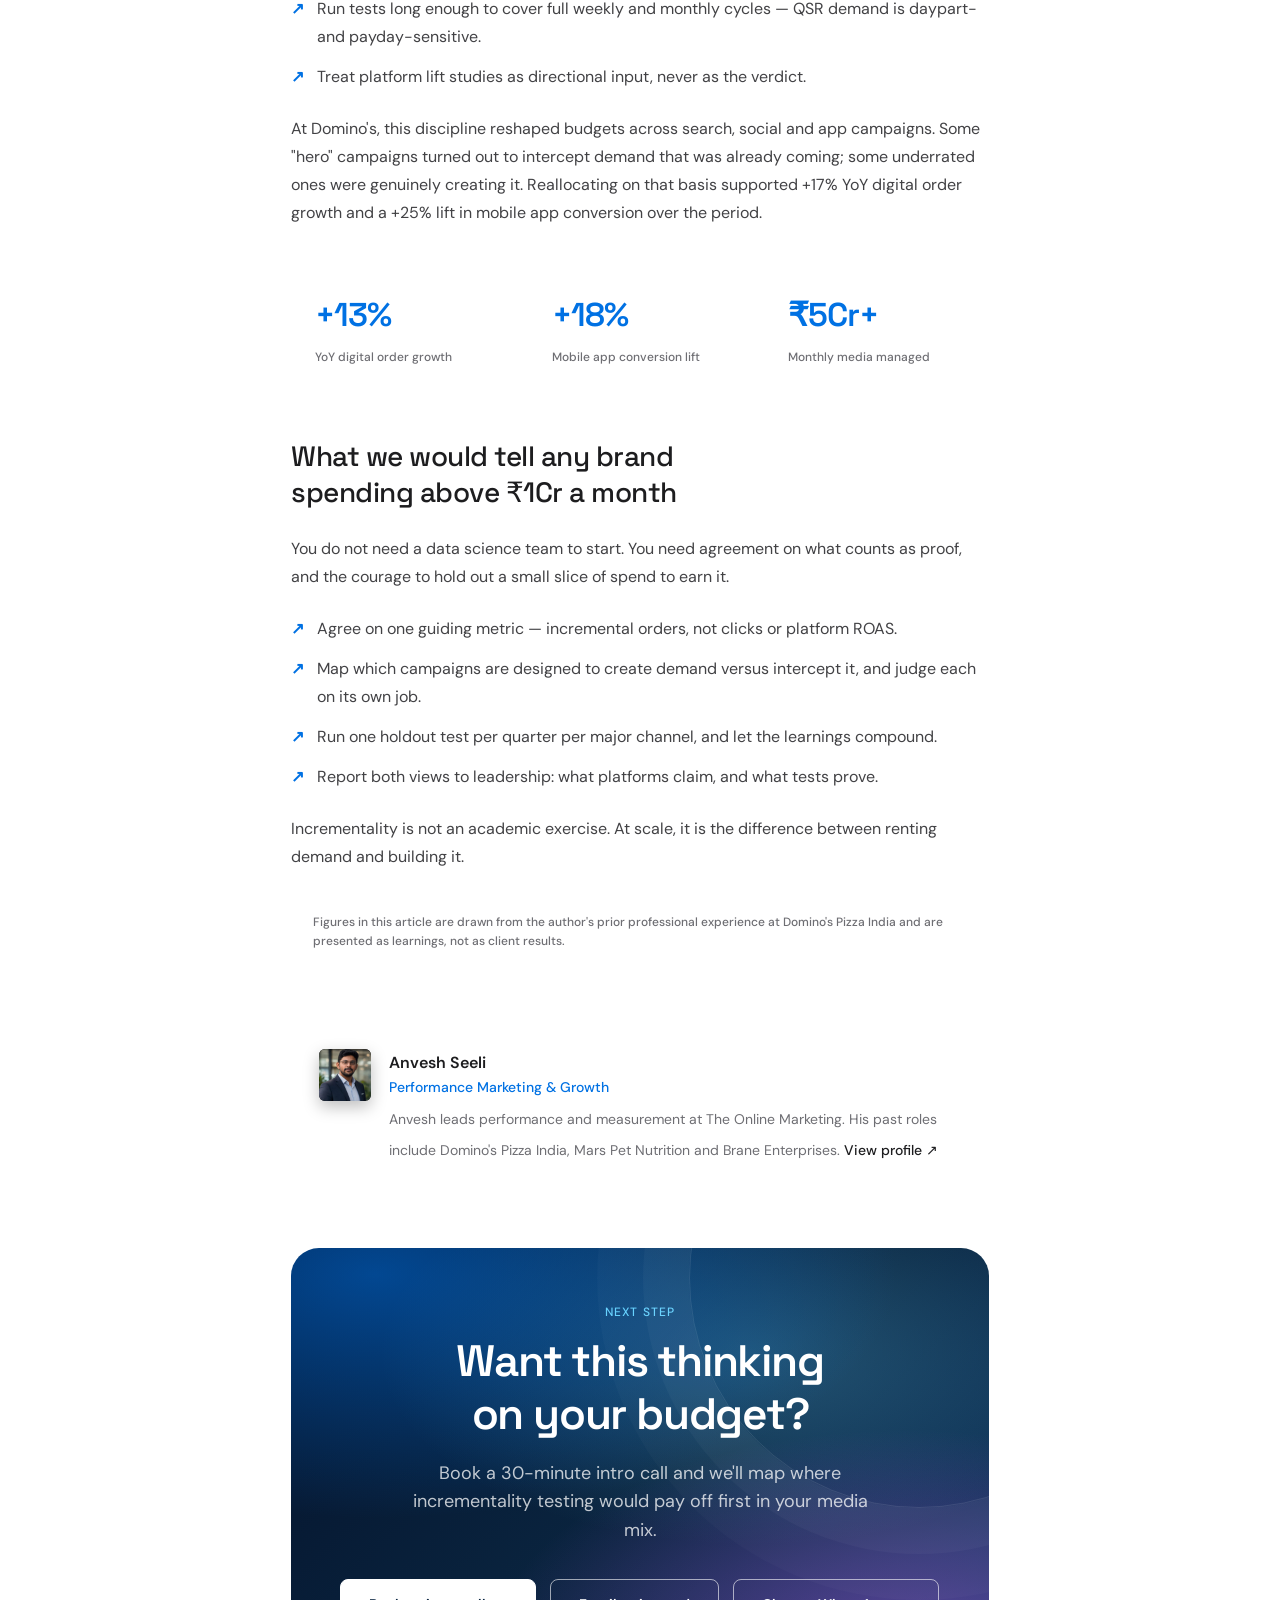
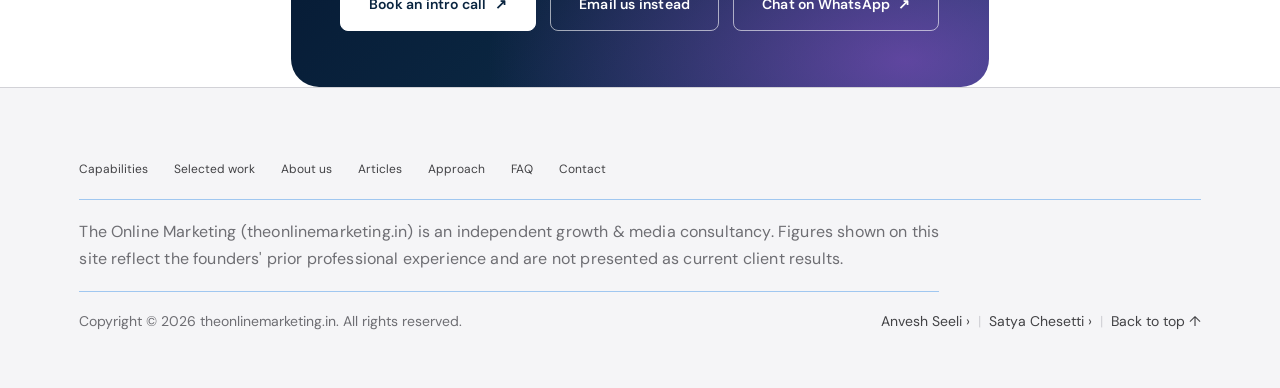
<file: articles/incrementality-at-scale.html>
<!DOCTYPE html>
<html lang="en">
<head>
<meta charset="utf-8">
<meta name="viewport" content="width=device-width, initial-scale=1">
<title>What ₹7Cr a month in media taught us about incrementality — The Online Marketing | theonlinemarketing.in</title>
<meta name="description" content="At Domino's-scale budgets, platform ROAS stops being a decision tool. Geo-holdouts and disciplined test design became the only way to know what media actually caused.">
<meta name="theme-color" content="#f5f5f7">
<link rel="icon" href="data:image/svg+xml,%3Csvg%20xmlns%3D%22http%3A%2F%2Fwww.w3.org%2F2000%2Fsvg%22%20viewBox%3D%220%200%2064%2064%22%3E%3Cdefs%3E%3ClinearGradient%20id%3D%22fg%22%20x1%3D%228%22%20y1%3D%224%22%20x2%3D%2256%22%20y2%3D%2260%22%20gradientUnits%3D%22userSpaceOnUse%22%3E%3Cstop%20stop-color%3D%22%2337a6ff%22%2F%3E%3Cstop%20offset%3D%22.55%22%20stop-color%3D%22%230071e3%22%2F%3E%3Cstop%20offset%3D%221%22%20stop-color%3D%22%230053b3%22%2F%3E%3C%2FlinearGradient%3E%3C%2Fdefs%3E%3Ccircle%20cx%3D%2232%22%20cy%3D%2232%22%20r%3D%2230%22%20fill%3D%22url%28%23fg%29%22%2F%3E%3Cellipse%20cx%3D%2232%22%20cy%3D%2232%22%20rx%3D%2225%22%20ry%3D%2210%22%20transform%3D%22rotate%28-18%2032%2032%29%22%20fill%3D%22none%22%20stroke%3D%22%23fff%22%20stroke-width%3D%222.5%22%20opacity%3D%22.85%22%2F%3E%3Cpath%20d%3D%22M22%2042%20L42%2022%20M42%2022%20H30%20M42%2022%20V34%22%20stroke%3D%22%23fff%22%20stroke-width%3D%225%22%20fill%3D%22none%22%20stroke-linecap%3D%22round%22%20stroke-linejoin%3D%22round%22%2F%3E%3Ccircle%20cx%3D%2242%22%20cy%3D%2222%22%20r%3D%224%22%20fill%3D%22%23fff%22%2F%3E%3C%2Fsvg%3E">
<link rel="stylesheet" href="../css/style.css">
<link rel="preload" href="../assets/fonts/space-grotesk-var.woff2" as="font" type="font/woff2" crossorigin>
<link rel="preload" href="../assets/fonts/dm-sans-var.woff2" as="font" type="font/woff2" crossorigin>
</head>
<body>
<div class="progress" aria-hidden="true"></div>
<a class="skip-link" href="#main">Skip to content</a>

<header class="nav">
  <div class="wrap nav-inner">
    <a class="logo" href="../index.html#top" aria-label="The Online Marketing — home">
      <span class="mark" aria-hidden="true">
        <svg viewBox="0 0 64 64" fill="none" class="logo-svg"><defs><linearGradient id="tomBlueNav" x1="8" y1="4" x2="56" y2="60" gradientUnits="userSpaceOnUse"><stop stop-color="#37a6ff"/><stop offset=".55" stop-color="#0071e3"/><stop offset="1" stop-color="#0053b3"/></linearGradient></defs><circle cx="32" cy="32" r="30" fill="url(#tomBlueNav)"/><ellipse cx="32" cy="32" rx="25" ry="10" transform="rotate(-18 32 32)" stroke="#ffffff" stroke-width="2.5" opacity=".85" class="orbit"/><path d="M22 42 L42 22 M42 22 H30 M42 22 V34" stroke="#ffffff" stroke-width="5" stroke-linecap="round" stroke-linejoin="round" class="arrow"/><circle cx="42" cy="22" r="4" fill="#ffffff" class="star"/></svg>
      </span>
      <span>THE ONLINE MARKETING<span class="thin">&nbsp;.IN</span></span>
    </a>
    <nav class="navlinks" id="navlinks" aria-label="Primary">
      <a href="../index.html#capabilities">Capabilities</a>
      <a href="../index.html#work">Selected work</a>
      <a href="../index.html#about">About us</a>
      <a href="../index.html#articles">Articles</a>
      <a href="../index.html#approach">Approach</a>
      <a class="btn panel-cta" href="https://wa.me/918143130661?text=Hi%20The%20Online%20Marketing%2C%20I%27d%20like%20to%20talk%20about%20my%20growth%20goals" target="_blank" rel="noreferrer">Let's talk <span class="arw" aria-hidden="true">↗</span></a>
    </nav>
    <div class="nav-actions">
      <a class="btn navcta" href="https://wa.me/918143130661?text=Hi%20The%20Online%20Marketing%2C%20I%27d%20like%20to%20talk%20about%20my%20growth%20goals" target="_blank" rel="noreferrer">Let's talk <span class="arw" aria-hidden="true">↗</span></a>
      <button class="menu-btn" id="menuBtn" aria-label="Toggle navigation menu" aria-expanded="false" aria-controls="navlinks">
        <span aria-hidden="true"></span><span aria-hidden="true"></span>
      </button>
    </div>
  </div>
</header>

<div class="ribbon">Growth strategy <span>·</span> Enterprise-grade thinking <span>·</span> Performance you can prove</div>

<main id="main">
  <article>
    <div class="post-hero">
      <div class="wrap">
        <a class="back-link reveal" href="../index.html#articles"><span aria-hidden="true">←</span> All articles</a>
        <div class="kicker reveal" style="--d:60ms">Performance / QSR</div>
        <h1 class="reveal" style="--d:120ms">What ₹7Cr a month in media taught us about incrementality</h1>
        <p class="deck reveal" style="--d:180ms">When monthly spend crosses a certain scale, platform-reported ROAS stops being a decision tool. Here is what we used instead — and what we would do again.</p>
        <div class="post-meta reveal" style="--d:240ms">
          <div class="who">
            <span class="mini" aria-hidden="true"><img src="../assets/anvesh.jpg" alt="" onerror="this.remove()">AS</span>
            <div><b>Anvesh Seeli</b><span>Performance Marketing &amp; Growth</span></div>
          </div>
          <span class="sep" aria-hidden="true">|</span>
          <span class="when">Sep 12, 2026 · 7 min read</span>
        </div>
      </div>
    </div>

    <div class="wrap">
      <div class="post-body">
        <p>At its peak, the digital media operation I ran for Domino's India managed more than ₹7 crore a month across paid search, social, app, programmatic and CRM. At that scale, something changes quietly: the dashboards keep reporting confidence, but the decisions they support get riskier. Every platform attributes conversions to itself. Every channel looks marginally positive. And yet total order growth slows while the sum of "credited" contributions keeps rising.</p>

        <h2>The attribution illusion</h2>
        <p>Platform attribution answers one question: which touchpoints were present? It does not answer the question that matters: which touchpoints caused the order? In QSR, a large share of "performance" conversions are demand that already existed — a hungry customer searching "pizza near me" or opening the app. Media that intercepts them reports a flattering ROAS. Media that created the craving in the first place often reports nothing at all.</p>
        <p>This is why budgets shifted purely on reported ROAS systematically starve demand creation and over-fund interception. For a few weeks the blended numbers look excellent. Then growth plateaus, because the engine that created demand was defunded.</p>

        <blockquote>If every channel claims credit for the same order, the sum of your platform reports will always flatter reality.</blockquote>

        <h2>Geo-holdouts as the tie-breaker</h2>
        <p>The fix was not a better dashboard. It was a better question: what would have happened without this media? Geo-incrementality testing answers it by comparing regions where media activity changed with matched regions where it did not.</p>
        <ul>
          <li>Start with the channels carrying the most spend, not the ones that are easiest to test.</li>
          <li>Pre-register the success metric and the threshold before launch, so results cannot be argued away afterwards.</li>
          <li>Run tests long enough to cover full weekly and monthly cycles — QSR demand is daypart- and payday-sensitive.</li>
          <li>Treat platform lift studies as directional input, never as the verdict.</li>
        </ul>
        <p>At Domino's, this discipline reshaped budgets across search, social and app campaigns. Some "hero" campaigns turned out to intercept demand that was already coming; some underrated ones were genuinely creating it. Reallocating on that basis supported +17% YoY digital order growth and a +25% lift in mobile app conversion over the period.</p>

        <div class="stat-row reveal">
          <div class="stat"><strong>+17%</strong><span>YoY digital order growth</span></div>
          <div class="stat"><strong>+25%</strong><span>Mobile app conversion lift</span></div>
          <div class="stat"><strong>₹7Cr+</strong><span>Monthly media managed</span></div>
        </div>

        <h2>What we would tell any brand spending above ₹1Cr a month</h2>
        <p>You do not need a data science team to start. You need agreement on what counts as proof, and the courage to hold out a small slice of spend to earn it.</p>
        <ul>
          <li>Agree on one guiding metric — incremental orders, not clicks or platform ROAS.</li>
          <li>Map which campaigns are designed to create demand versus intercept it, and judge each on its own job.</li>
          <li>Run one holdout test per quarter per major channel, and let the learnings compound.</li>
          <li>Report both views to leadership: what platforms claim, and what tests prove.</li>
        </ul>
        <p>Incrementality is not an academic exercise. At scale, it is the difference between renting demand and building it.</p>

        <p class="post-note">Figures in this article are drawn from the author's prior professional experience at Domino's Pizza India and are presented as learnings, not as client results.</p>
      </div>

      <div class="post-bio reveal">
        <span class="mini" aria-hidden="true"><img src="../assets/anvesh.jpg" alt="" onerror="this.remove()">AS</span>
        <div>
          <b>Anvesh Seeli</b>
          <div class="role">Performance Marketing &amp; Growth</div>
          <p>Anvesh leads performance and measurement at The Online Marketing. His past roles include Domino's Pizza India, Mars Pet Nutrition and Brane Enterprises. <a class="profile-link" style="margin-top:8px" href="https://anveshseeli.com/" target="_blank" rel="noreferrer">View profile ↗</a></p>
        </div>
      </div>

      <div class="post-cta-wrap reveal">
        <div class="cta">
          <div>
            <div class="kicker">Next step</div>
            <h2>Want this thinking on your budget?</h2>
            <p>Book a 30-minute intro call and we'll map where incrementality testing would pay off first in your media mix.</p>
          </div>
          <div class="cta-actions">
            <a class="btn" href="https://calendly.com/satyachesetti789/30min" target="_blank" rel="noreferrer">Book an intro call <span class="arw" aria-hidden="true">↗</span></a>
            <a class="btn ghost" href="https://mail.google.com/mail/?view=cm&amp;fs=1&amp;to=satyachesetti786@gmail.com&amp;cc=hi@anveshseeli.com&amp;su=Growth%20strategy%20conversation" target="_blank" rel="noreferrer">Email us instead</a>
            <a class="btn ghost" href="https://wa.me/918143130661?text=Hi%20The%20Online%20Marketing%2C%20I%27d%20like%20to%20talk%20about%20my%20growth%20goals" target="_blank" rel="noreferrer">Chat on WhatsApp <span class="arw" aria-hidden="true">↗</span></a>
          </div>
        </div>
      </div>
    </div>
  </article>
</main>

<!-- Footer (apple.com style) -->
<footer class="footer">
  <div class="wrap">
    <nav class="footer-nav" aria-label="Footer">
      <a href="../index.html#capabilities">Capabilities</a>
      <a href="../index.html#work">Selected work</a>
      <a href="../index.html#about">About us</a>
      <a href="../index.html#articles">Articles</a>
      <a href="../index.html#approach">Approach</a>
      <a href="../index.html#faq">FAQ</a>
      <a href="../index.html#contact">Contact</a>
    </nav>
    <p class="footer-note">The Online Marketing (theonlinemarketing.in) is an independent growth &amp; media consultancy. Figures shown on this site reflect the founders' prior professional experience and are not presented as current client results.</p>
    <div class="footer-bottom">
      <span>Copyright © <span id="year">2026</span> theonlinemarketing.in. All rights reserved.</span>
      <span>
        <a href="https://anveshseeli.com/" target="_blank" rel="noreferrer">Anvesh Seeli ›</a>
        <span class="sep">&nbsp;|&nbsp;</span>
        <a href="https://mail.google.com/mail/?view=cm&amp;fs=1&amp;to=satyachesetti786@gmail.com&amp;su=Hello%20from%20The%20Online%20Marketing" target="_blank" rel="noreferrer">Satya Chesetti ›</a>
        <span class="sep">&nbsp;|&nbsp;</span>
        <a href="../index.html#top">Back to top ↑</a>
      </span>
    </div>
  </div>
</footer>

<script src="../js/main.js"></script>
</body>
</html>
</file>
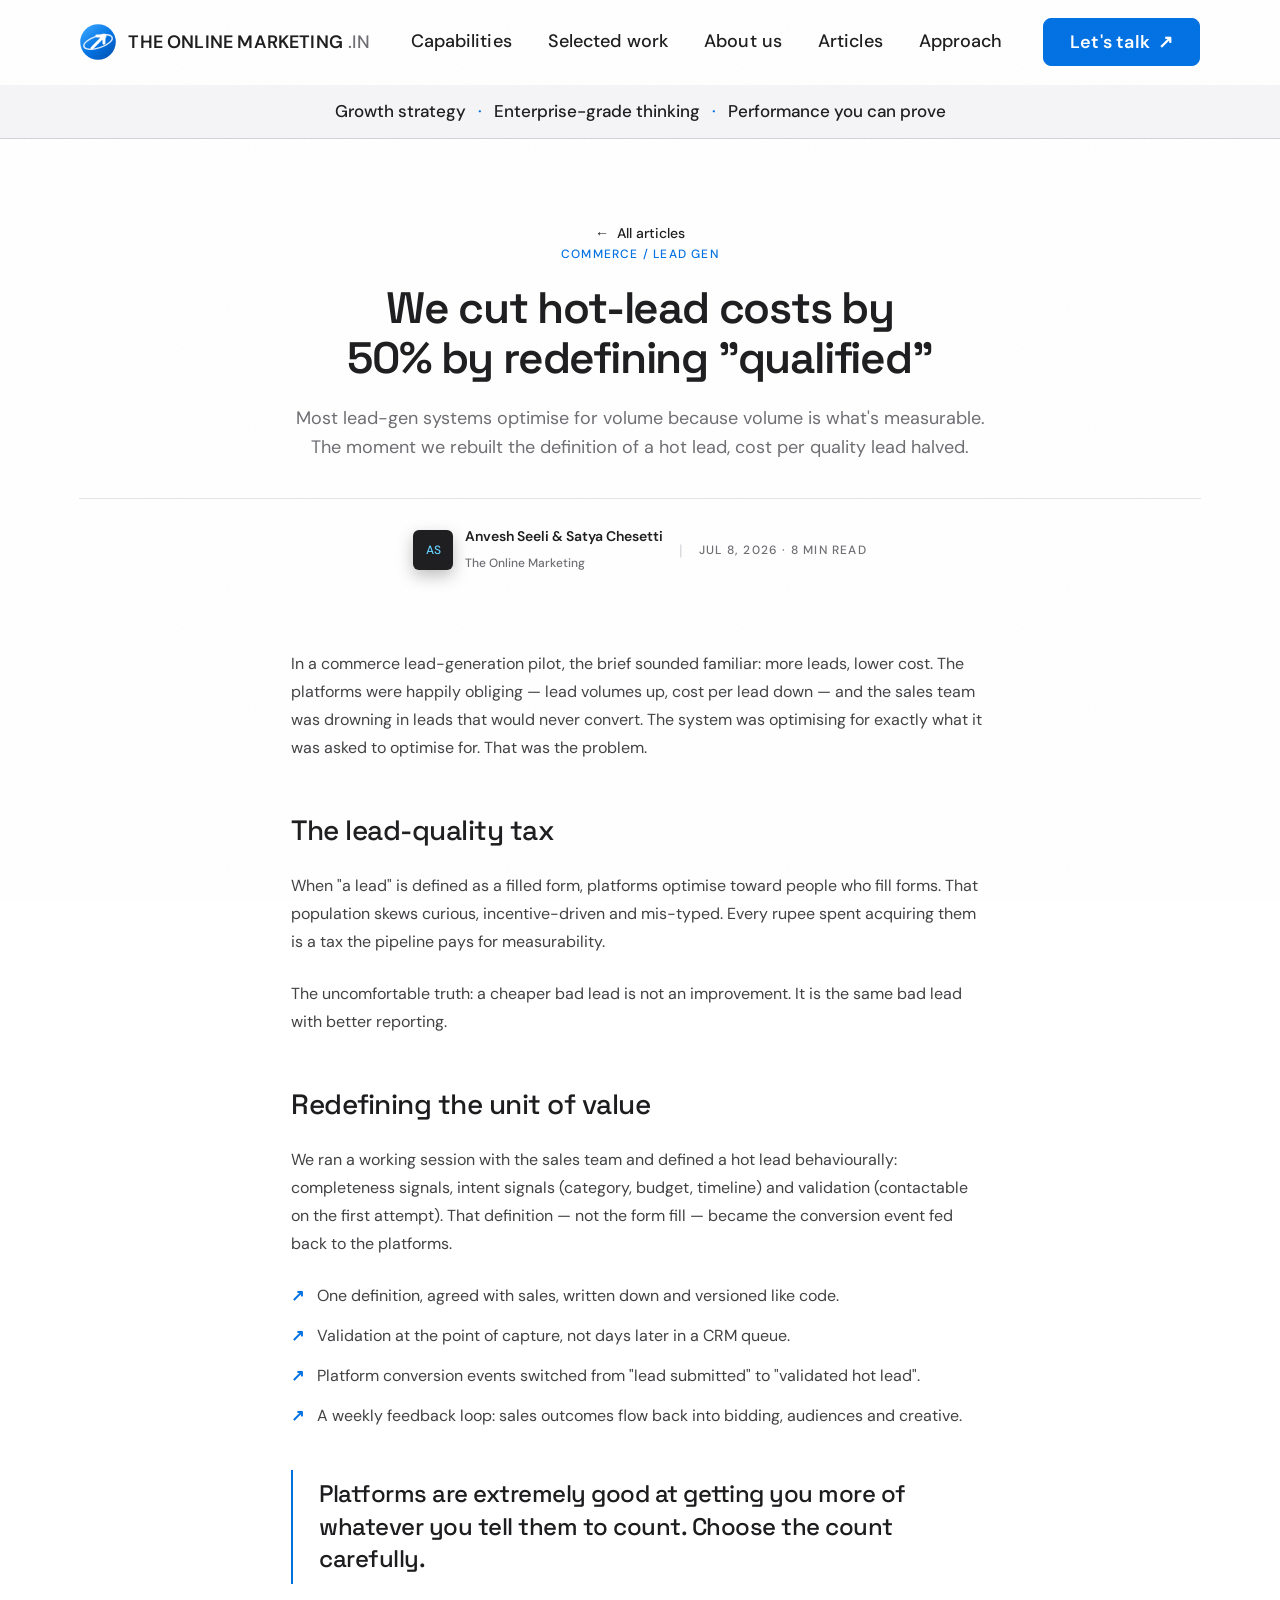
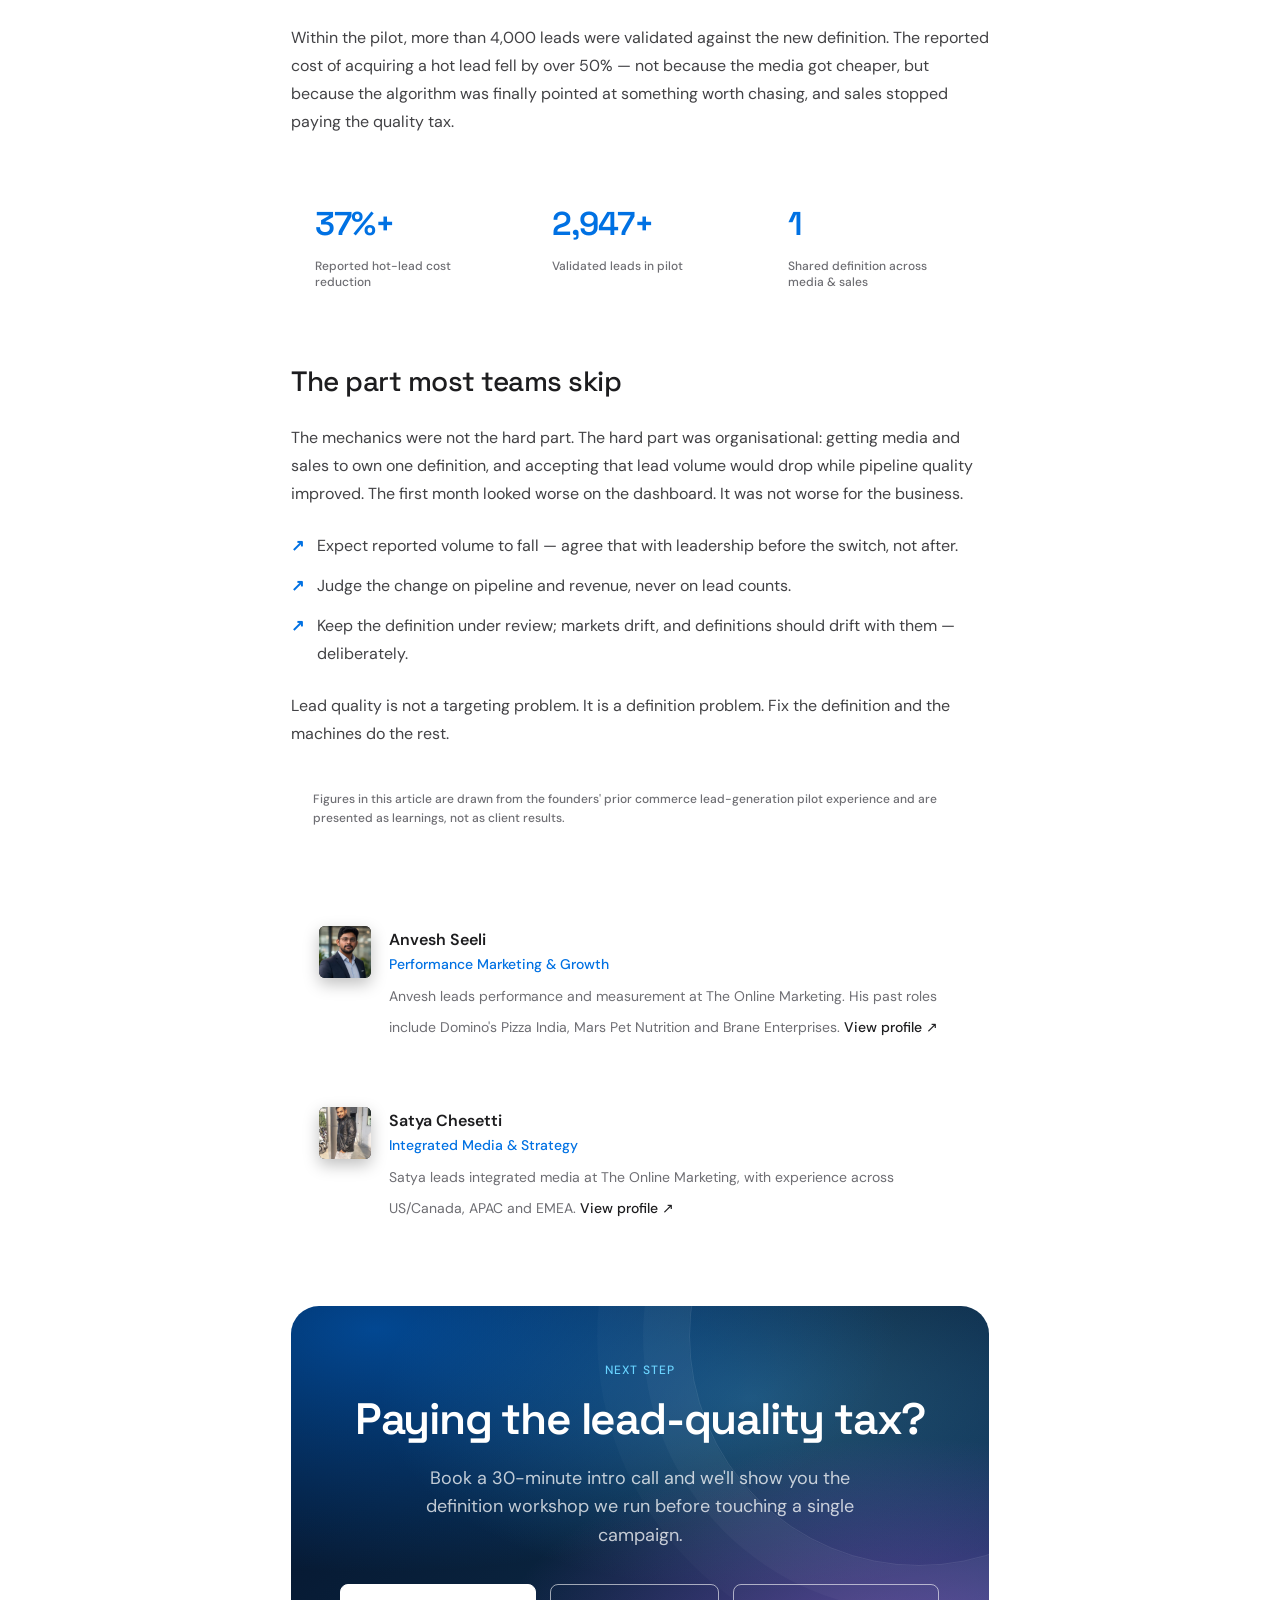
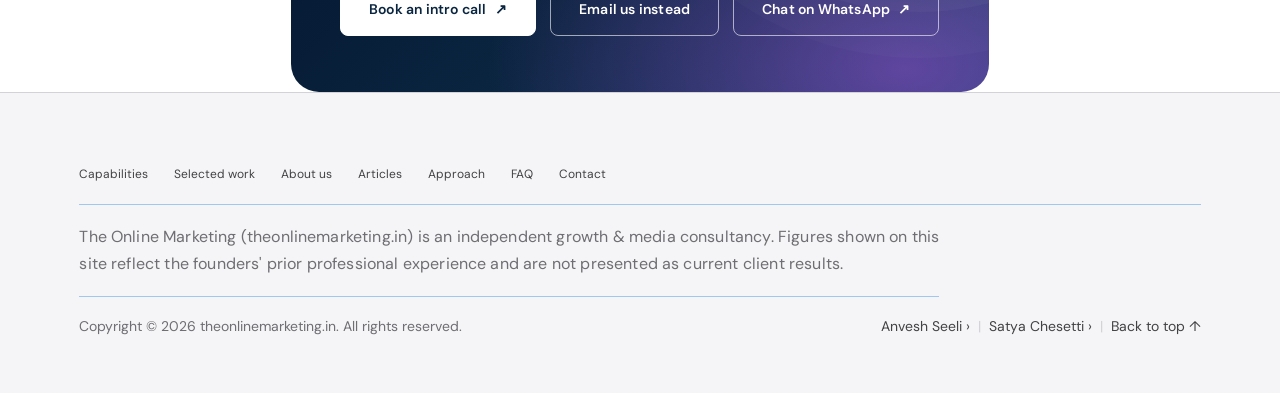
<file: articles/redefining-lead-quality.html>
<!DOCTYPE html>
<html lang="en">
<head>
<meta charset="utf-8">
<meta name="viewport" content="width=device-width, initial-scale=1">
<title>We cut hot-lead costs by 50% by redefining "qualified" — The Online Marketing | theonlinemarketing.in</title>
<meta name="description" content="Most lead-gen systems optimise for volume because volume is what's measurable. The moment we rebuilt the definition of a hot lead, cost per quality lead halved.">
<meta name="theme-color" content="#f5f5f7">
<link rel="icon" href="data:image/svg+xml,%3Csvg%20xmlns%3D%22http%3A%2F%2Fwww.w3.org%2F2000%2Fsvg%22%20viewBox%3D%220%200%2064%2064%22%3E%3Cdefs%3E%3ClinearGradient%20id%3D%22fg%22%20x1%3D%228%22%20y1%3D%224%22%20x2%3D%2256%22%20y2%3D%2260%22%20gradientUnits%3D%22userSpaceOnUse%22%3E%3Cstop%20stop-color%3D%22%2337a6ff%22%2F%3E%3Cstop%20offset%3D%22.55%22%20stop-color%3D%22%230071e3%22%2F%3E%3Cstop%20offset%3D%221%22%20stop-color%3D%22%230053b3%22%2F%3E%3C%2FlinearGradient%3E%3C%2Fdefs%3E%3Ccircle%20cx%3D%2232%22%20cy%3D%2232%22%20r%3D%2230%22%20fill%3D%22url%28%23fg%29%22%2F%3E%3Cellipse%20cx%3D%2232%22%20cy%3D%2232%22%20rx%3D%2225%22%20ry%3D%2210%22%20transform%3D%22rotate%28-18%2032%2032%29%22%20fill%3D%22none%22%20stroke%3D%22%23fff%22%20stroke-width%3D%222.5%22%20opacity%3D%22.85%22%2F%3E%3Cpath%20d%3D%22M22%2042%20L42%2022%20M42%2022%20H30%20M42%2022%20V34%22%20stroke%3D%22%23fff%22%20stroke-width%3D%225%22%20fill%3D%22none%22%20stroke-linecap%3D%22round%22%20stroke-linejoin%3D%22round%22%2F%3E%3Ccircle%20cx%3D%2242%22%20cy%3D%2222%22%20r%3D%224%22%20fill%3D%22%23fff%22%2F%3E%3C%2Fsvg%3E">
<link rel="stylesheet" href="../css/style.css">
<link rel="preload" href="../assets/fonts/space-grotesk-var.woff2" as="font" type="font/woff2" crossorigin>
<link rel="preload" href="../assets/fonts/dm-sans-var.woff2" as="font" type="font/woff2" crossorigin>
</head>
<body>
<div class="progress" aria-hidden="true"></div>
<a class="skip-link" href="#main">Skip to content</a>

<header class="nav">
  <div class="wrap nav-inner">
    <a class="logo" href="../index.html#top" aria-label="The Online Marketing — home">
      <span class="mark" aria-hidden="true">
        <svg viewBox="0 0 64 64" fill="none" class="logo-svg"><defs><linearGradient id="tomBlueNav" x1="8" y1="4" x2="56" y2="60" gradientUnits="userSpaceOnUse"><stop stop-color="#37a6ff"/><stop offset=".55" stop-color="#0071e3"/><stop offset="1" stop-color="#0053b3"/></linearGradient></defs><circle cx="32" cy="32" r="30" fill="url(#tomBlueNav)"/><ellipse cx="32" cy="32" rx="25" ry="10" transform="rotate(-18 32 32)" stroke="#ffffff" stroke-width="2.5" opacity=".85" class="orbit"/><path d="M22 42 L42 22 M42 22 H30 M42 22 V34" stroke="#ffffff" stroke-width="5" stroke-linecap="round" stroke-linejoin="round" class="arrow"/><circle cx="42" cy="22" r="4" fill="#ffffff" class="star"/></svg>
      </span>
      <span>THE ONLINE MARKETING<span class="thin">&nbsp;.IN</span></span>
    </a>
    <nav class="navlinks" id="navlinks" aria-label="Primary">
      <a href="../index.html#capabilities">Capabilities</a>
      <a href="../index.html#work">Selected work</a>
      <a href="../index.html#about">About us</a>
      <a href="../index.html#articles">Articles</a>
      <a href="../index.html#approach">Approach</a>
      <a class="btn panel-cta" href="https://wa.me/918143130661?text=Hi%20The%20Online%20Marketing%2C%20I%27d%20like%20to%20talk%20about%20my%20growth%20goals" target="_blank" rel="noreferrer">Let's talk <span class="arw" aria-hidden="true">↗</span></a>
    </nav>
    <div class="nav-actions">
      <a class="btn navcta" href="https://wa.me/918143130661?text=Hi%20The%20Online%20Marketing%2C%20I%27d%20like%20to%20talk%20about%20my%20growth%20goals" target="_blank" rel="noreferrer">Let's talk <span class="arw" aria-hidden="true">↗</span></a>
      <button class="menu-btn" id="menuBtn" aria-label="Toggle navigation menu" aria-expanded="false" aria-controls="navlinks">
        <span aria-hidden="true"></span><span aria-hidden="true"></span>
      </button>
    </div>
  </div>
</header>

<div class="ribbon">Growth strategy <span>·</span> Enterprise-grade thinking <span>·</span> Performance you can prove</div>

<main id="main">
  <article>
    <div class="post-hero">
      <div class="wrap">
        <a class="back-link reveal" href="../index.html#articles"><span aria-hidden="true">←</span> All articles</a>
        <div class="kicker reveal" style="--d:60ms">Commerce / Lead gen</div>
        <h1 class="reveal" style="--d:120ms">We cut hot-lead costs by 50% by redefining "qualified"</h1>
        <p class="deck reveal" style="--d:180ms">Most lead-gen systems optimise for volume because volume is what's measurable. The moment we rebuilt the definition of a hot lead, cost per quality lead halved.</p>
        <div class="post-meta reveal" style="--d:240ms">
          <div class="who">
            <span class="mini" aria-hidden="true">AS</span>
            <div><b>Anvesh Seeli &amp; Satya Chesetti</b><span>The Online Marketing</span></div>
          </div>
          <span class="sep" aria-hidden="true">|</span>
          <span class="when">Jul 8, 2026 · 8 min read</span>
        </div>
      </div>
    </div>

    <div class="wrap">
      <div class="post-body">
        <p>In a commerce lead-generation pilot, the brief sounded familiar: more leads, lower cost. The platforms were happily obliging — lead volumes up, cost per lead down — and the sales team was drowning in leads that would never convert. The system was optimising for exactly what it was asked to optimise for. That was the problem.</p>

        <h2>The lead-quality tax</h2>
        <p>When "a lead" is defined as a filled form, platforms optimise toward people who fill forms. That population skews curious, incentive-driven and mis-typed. Every rupee spent acquiring them is a tax the pipeline pays for measurability.</p>
        <p>The uncomfortable truth: a cheaper bad lead is not an improvement. It is the same bad lead with better reporting.</p>

        <h2>Redefining the unit of value</h2>
        <p>We ran a working session with the sales team and defined a hot lead behaviourally: completeness signals, intent signals (category, budget, timeline) and validation (contactable on the first attempt). That definition — not the form fill — became the conversion event fed back to the platforms.</p>
        <ul>
          <li>One definition, agreed with sales, written down and versioned like code.</li>
          <li>Validation at the point of capture, not days later in a CRM queue.</li>
          <li>Platform conversion events switched from "lead submitted" to "validated hot lead".</li>
          <li>A weekly feedback loop: sales outcomes flow back into bidding, audiences and creative.</li>
        </ul>

        <blockquote>Platforms are extremely good at getting you more of whatever you tell them to count. Choose the count carefully.</blockquote>

        <p>Within the pilot, more than 4,000 leads were validated against the new definition. The reported cost of acquiring a hot lead fell by over 50% — not because the media got cheaper, but because the algorithm was finally pointed at something worth chasing, and sales stopped paying the quality tax.</p>

        <div class="stat-row reveal">
          <div class="stat"><strong>50%+</strong><span>Reported hot-lead cost reduction</span></div>
          <div class="stat"><strong>4,000+</strong><span>Validated leads in pilot</span></div>
          <div class="stat"><strong>1</strong><span>Shared definition across media &amp; sales</span></div>
        </div>

        <h2>The part most teams skip</h2>
        <p>The mechanics were not the hard part. The hard part was organisational: getting media and sales to own one definition, and accepting that lead volume would drop while pipeline quality improved. The first month looked worse on the dashboard. It was not worse for the business.</p>
        <ul>
          <li>Expect reported volume to fall — agree that with leadership before the switch, not after.</li>
          <li>Judge the change on pipeline and revenue, never on lead counts.</li>
          <li>Keep the definition under review; markets drift, and definitions should drift with them — deliberately.</li>
        </ul>
        <p>Lead quality is not a targeting problem. It is a definition problem. Fix the definition and the machines do the rest.</p>

        <p class="post-note">Figures in this article are drawn from the founders' prior commerce lead-generation pilot experience and are presented as learnings, not as client results.</p>
      </div>

      <div class="post-bio reveal">
        <span class="mini" aria-hidden="true"><img src="../assets/anvesh.jpg" alt="" onerror="this.remove()">AS</span>
        <div>
          <b>Anvesh Seeli</b>
          <div class="role">Performance Marketing &amp; Growth</div>
          <p>Anvesh leads performance and measurement at The Online Marketing. His past roles include Domino's Pizza India, Mars Pet Nutrition and Brane Enterprises. <a class="profile-link" style="margin-top:8px" href="https://anveshseeli.com/" target="_blank" rel="noreferrer">View profile ↗</a></p>
        </div>
      </div>
      <div class="post-bio reveal" style="margin-top:16px">
        <span class="mini" aria-hidden="true"><img src="../assets/satya.jpg" alt="" onerror="this.remove()">SS</span>
        <div>
          <b>Satya Chesetti</b>
          <div class="role">Integrated Media &amp; Strategy</div>
          <p>Satya leads integrated media at The Online Marketing, with experience across US/Canada, APAC and EMEA. <a class="profile-link" style="margin-top:8px" href="https://www.linkedin.com/in/v-s-shankara-satya-narayana-chesetti-399a13a7/" target="_blank" rel="noreferrer">View profile ↗</a></p>
        </div>
      </div>

      <div class="post-cta-wrap reveal">
        <div class="cta">
          <div>
            <div class="kicker">Next step</div>
            <h2>Paying the lead-quality tax?</h2>
            <p>Book a 30-minute intro call and we'll show you the definition workshop we run before touching a single campaign.</p>
          </div>
          <div class="cta-actions">
            <a class="btn" href="https://calendly.com/satyachesetti789/30min" target="_blank" rel="noreferrer">Book an intro call <span class="arw" aria-hidden="true">↗</span></a>
            <a class="btn ghost" href="https://mail.google.com/mail/?view=cm&amp;fs=1&amp;to=satyachesetti786@gmail.com&amp;cc=hi@anveshseeli.com&amp;su=Growth%20strategy%20conversation" target="_blank" rel="noreferrer">Email us instead</a>
            <a class="btn ghost" href="https://wa.me/918143130661?text=Hi%20The%20Online%20Marketing%2C%20I%27d%20like%20to%20talk%20about%20my%20growth%20goals" target="_blank" rel="noreferrer">Chat on WhatsApp <span class="arw" aria-hidden="true">↗</span></a>
          </div>
        </div>
      </div>
    </div>
  </article>
</main>

<!-- Footer (apple.com style) -->
<footer class="footer">
  <div class="wrap">
    <nav class="footer-nav" aria-label="Footer">
      <a href="../index.html#capabilities">Capabilities</a>
      <a href="../index.html#work">Selected work</a>
      <a href="../index.html#about">About us</a>
      <a href="../index.html#articles">Articles</a>
      <a href="../index.html#approach">Approach</a>
      <a href="../index.html#faq">FAQ</a>
      <a href="../index.html#contact">Contact</a>
    </nav>
    <p class="footer-note">The Online Marketing (theonlinemarketing.in) is an independent growth &amp; media consultancy. Figures shown on this site reflect the founders' prior professional experience and are not presented as current client results.</p>
    <div class="footer-bottom">
      <span>Copyright © <span id="year">2026</span> theonlinemarketing.in. All rights reserved.</span>
      <span>
        <a href="https://anveshseeli.com/" target="_blank" rel="noreferrer">Anvesh Seeli ›</a>
        <span class="sep">&nbsp;|&nbsp;</span>
        <a href="https://mail.google.com/mail/?view=cm&amp;fs=1&amp;to=satyachesetti786@gmail.com&amp;su=Hello%20from%20The%20Online%20Marketing" target="_blank" rel="noreferrer">Satya Chesetti ›</a>
        <span class="sep">&nbsp;|&nbsp;</span>
        <a href="../index.html#top">Back to top ↑</a>
      </span>
    </div>
  </div>
</footer>

<script src="../js/main.js"></script>
</body>
</html>
</file>
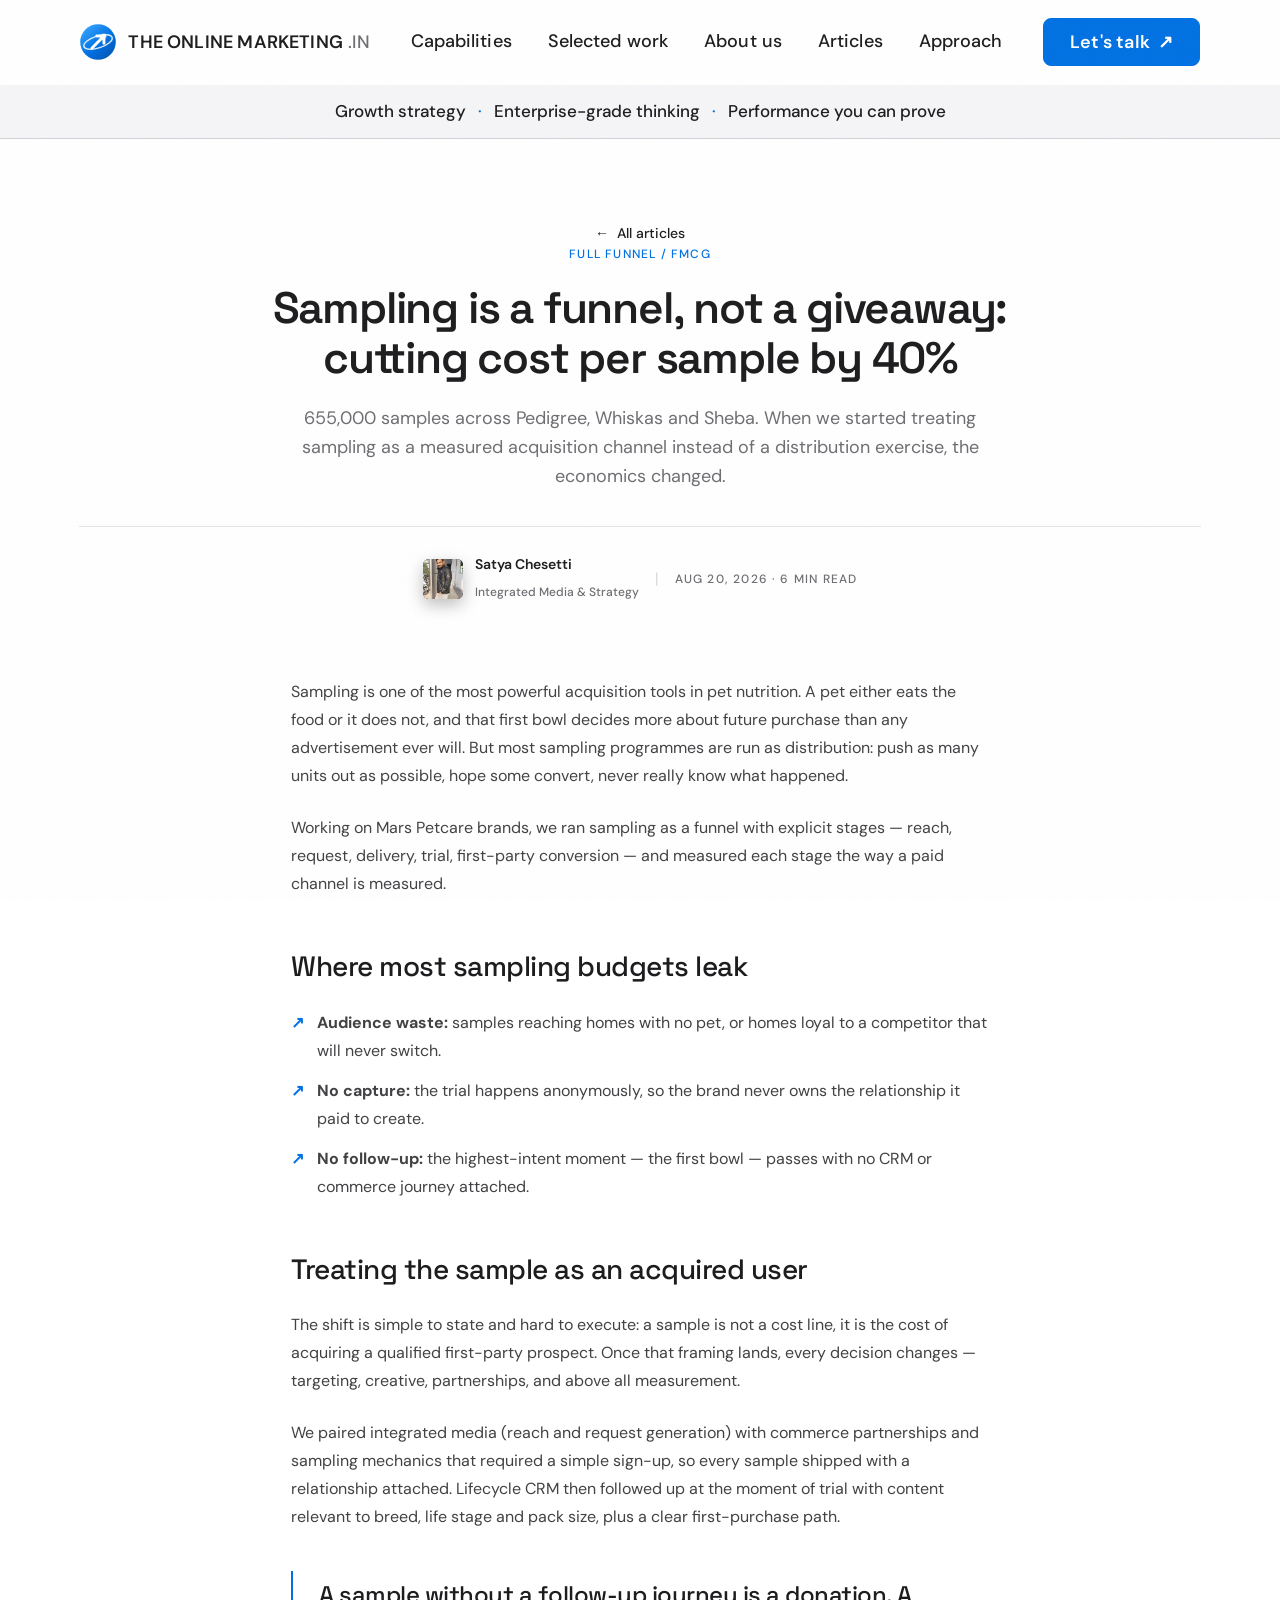
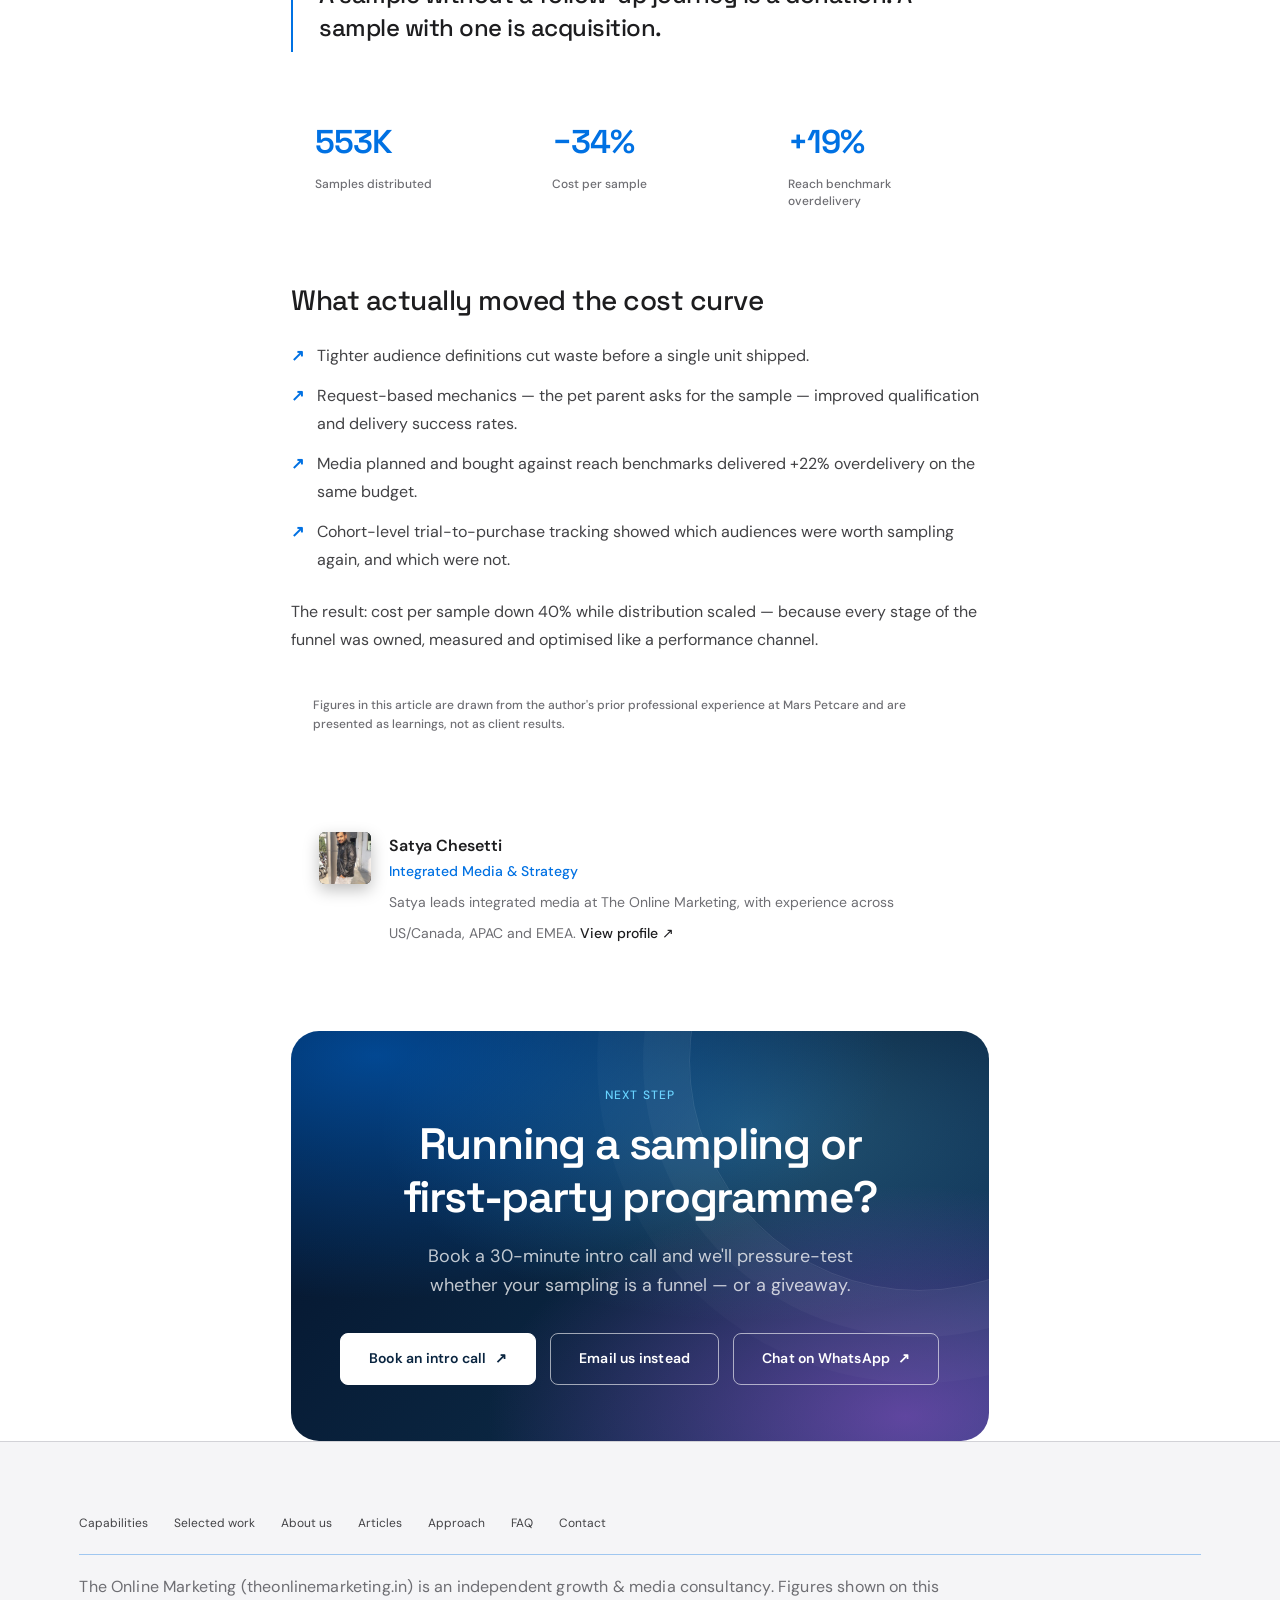
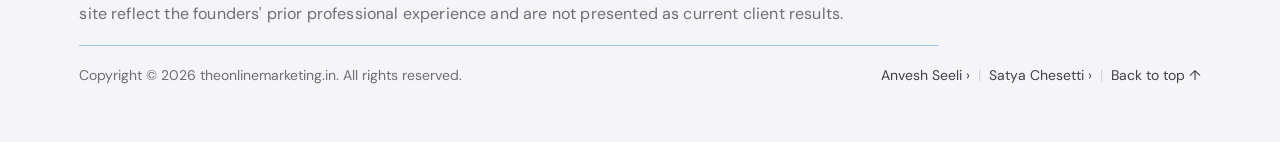
<file: articles/sampling-economics.html>
<!DOCTYPE html>
<html lang="en">
<head>
<meta charset="utf-8">
<meta name="viewport" content="width=device-width, initial-scale=1">
<title>Sampling is a funnel, not a giveaway: cutting cost per sample by 40% — The Online Marketing | theonlinemarketing.in</title>
<meta name="description" content="655K samples across Pedigree, Whiskas and Sheba. When we started treating sampling as a measured acquisition channel instead of a distribution exercise, the economics changed.">
<meta name="theme-color" content="#f5f5f7">
<link rel="icon" href="data:image/svg+xml,%3Csvg%20xmlns%3D%22http%3A%2F%2Fwww.w3.org%2F2000%2Fsvg%22%20viewBox%3D%220%200%2064%2064%22%3E%3Cdefs%3E%3ClinearGradient%20id%3D%22fg%22%20x1%3D%228%22%20y1%3D%224%22%20x2%3D%2256%22%20y2%3D%2260%22%20gradientUnits%3D%22userSpaceOnUse%22%3E%3Cstop%20stop-color%3D%22%2337a6ff%22%2F%3E%3Cstop%20offset%3D%22.55%22%20stop-color%3D%22%230071e3%22%2F%3E%3Cstop%20offset%3D%221%22%20stop-color%3D%22%230053b3%22%2F%3E%3C%2FlinearGradient%3E%3C%2Fdefs%3E%3Ccircle%20cx%3D%2232%22%20cy%3D%2232%22%20r%3D%2230%22%20fill%3D%22url%28%23fg%29%22%2F%3E%3Cellipse%20cx%3D%2232%22%20cy%3D%2232%22%20rx%3D%2225%22%20ry%3D%2210%22%20transform%3D%22rotate%28-18%2032%2032%29%22%20fill%3D%22none%22%20stroke%3D%22%23fff%22%20stroke-width%3D%222.5%22%20opacity%3D%22.85%22%2F%3E%3Cpath%20d%3D%22M22%2042%20L42%2022%20M42%2022%20H30%20M42%2022%20V34%22%20stroke%3D%22%23fff%22%20stroke-width%3D%225%22%20fill%3D%22none%22%20stroke-linecap%3D%22round%22%20stroke-linejoin%3D%22round%22%2F%3E%3Ccircle%20cx%3D%2242%22%20cy%3D%2222%22%20r%3D%224%22%20fill%3D%22%23fff%22%2F%3E%3C%2Fsvg%3E">
<link rel="stylesheet" href="../css/style.css">
<link rel="preload" href="../assets/fonts/space-grotesk-var.woff2" as="font" type="font/woff2" crossorigin>
<link rel="preload" href="../assets/fonts/dm-sans-var.woff2" as="font" type="font/woff2" crossorigin>
</head>
<body>
<div class="progress" aria-hidden="true"></div>
<a class="skip-link" href="#main">Skip to content</a>

<header class="nav">
  <div class="wrap nav-inner">
    <a class="logo" href="../index.html#top" aria-label="The Online Marketing — home">
      <span class="mark" aria-hidden="true">
        <svg viewBox="0 0 64 64" fill="none" class="logo-svg"><defs><linearGradient id="tomBlueNav" x1="8" y1="4" x2="56" y2="60" gradientUnits="userSpaceOnUse"><stop stop-color="#37a6ff"/><stop offset=".55" stop-color="#0071e3"/><stop offset="1" stop-color="#0053b3"/></linearGradient></defs><circle cx="32" cy="32" r="30" fill="url(#tomBlueNav)"/><ellipse cx="32" cy="32" rx="25" ry="10" transform="rotate(-18 32 32)" stroke="#ffffff" stroke-width="2.5" opacity=".85" class="orbit"/><path d="M22 42 L42 22 M42 22 H30 M42 22 V34" stroke="#ffffff" stroke-width="5" stroke-linecap="round" stroke-linejoin="round" class="arrow"/><circle cx="42" cy="22" r="4" fill="#ffffff" class="star"/></svg>
      </span>
      <span>THE ONLINE MARKETING<span class="thin">&nbsp;.IN</span></span>
    </a>
    <nav class="navlinks" id="navlinks" aria-label="Primary">
      <a href="../index.html#capabilities">Capabilities</a>
      <a href="../index.html#work">Selected work</a>
      <a href="../index.html#about">About us</a>
      <a href="../index.html#articles">Articles</a>
      <a href="../index.html#approach">Approach</a>
      <a class="btn panel-cta" href="https://wa.me/918143130661?text=Hi%20The%20Online%20Marketing%2C%20I%27d%20like%20to%20talk%20about%20my%20growth%20goals" target="_blank" rel="noreferrer">Let's talk <span class="arw" aria-hidden="true">↗</span></a>
    </nav>
    <div class="nav-actions">
      <a class="btn navcta" href="https://wa.me/918143130661?text=Hi%20The%20Online%20Marketing%2C%20I%27d%20like%20to%20talk%20about%20my%20growth%20goals" target="_blank" rel="noreferrer">Let's talk <span class="arw" aria-hidden="true">↗</span></a>
      <button class="menu-btn" id="menuBtn" aria-label="Toggle navigation menu" aria-expanded="false" aria-controls="navlinks">
        <span aria-hidden="true"></span><span aria-hidden="true"></span>
      </button>
    </div>
  </div>
</header>

<div class="ribbon">Growth strategy <span>·</span> Enterprise-grade thinking <span>·</span> Performance you can prove</div>

<main id="main">
  <article>
    <div class="post-hero">
      <div class="wrap">
        <a class="back-link reveal" href="../index.html#articles"><span aria-hidden="true">←</span> All articles</a>
        <div class="kicker reveal" style="--d:60ms">Full funnel / FMCG</div>
        <h1 class="reveal" style="--d:120ms">Sampling is a funnel, not a giveaway: cutting cost per sample by 40%</h1>
        <p class="deck reveal" style="--d:180ms">655,000 samples across Pedigree, Whiskas and Sheba. When we started treating sampling as a measured acquisition channel instead of a distribution exercise, the economics changed.</p>
        <div class="post-meta reveal" style="--d:240ms">
          <div class="who">
            <span class="mini" aria-hidden="true"><img src="../assets/satya.jpg" alt="" onerror="this.remove()">SS</span>
            <div><b>Satya Chesetti</b><span>Integrated Media &amp; Strategy</span></div>
          </div>
          <span class="sep" aria-hidden="true">|</span>
          <span class="when">Aug 20, 2026 · 6 min read</span>
        </div>
      </div>
    </div>

    <div class="wrap">
      <div class="post-body">
        <p>Sampling is one of the most powerful acquisition tools in pet nutrition. A pet either eats the food or it does not, and that first bowl decides more about future purchase than any advertisement ever will. But most sampling programmes are run as distribution: push as many units out as possible, hope some convert, never really know what happened.</p>
        <p>Working on Mars Petcare brands, we ran sampling as a funnel with explicit stages — reach, request, delivery, trial, first-party conversion — and measured each stage the way a paid channel is measured.</p>

        <h2>Where most sampling budgets leak</h2>
        <ul>
          <li><b>Audience waste:</b> samples reaching homes with no pet, or homes loyal to a competitor that will never switch.</li>
          <li><b>No capture:</b> the trial happens anonymously, so the brand never owns the relationship it paid to create.</li>
          <li><b>No follow-up:</b> the highest-intent moment — the first bowl — passes with no CRM or commerce journey attached.</li>
        </ul>

        <h2>Treating the sample as an acquired user</h2>
        <p>The shift is simple to state and hard to execute: a sample is not a cost line, it is the cost of acquiring a qualified first-party prospect. Once that framing lands, every decision changes — targeting, creative, partnerships, and above all measurement.</p>
        <p>We paired integrated media (reach and request generation) with commerce partnerships and sampling mechanics that required a simple sign-up, so every sample shipped with a relationship attached. Lifecycle CRM then followed up at the moment of trial with content relevant to breed, life stage and pack size, plus a clear first-purchase path.</p>

        <blockquote>A sample without a follow-up journey is a donation. A sample with one is acquisition.</blockquote>

        <div class="stat-row reveal">
          <div class="stat"><strong>655K</strong><span>Samples distributed</span></div>
          <div class="stat"><strong>−40%</strong><span>Cost per sample</span></div>
          <div class="stat"><strong>+22%</strong><span>Reach benchmark overdelivery</span></div>
        </div>

        <h2>What actually moved the cost curve</h2>
        <ul>
          <li>Tighter audience definitions cut waste before a single unit shipped.</li>
          <li>Request-based mechanics — the pet parent asks for the sample — improved qualification and delivery success rates.</li>
          <li>Media planned and bought against reach benchmarks delivered +22% overdelivery on the same budget.</li>
          <li>Cohort-level trial-to-purchase tracking showed which audiences were worth sampling again, and which were not.</li>
        </ul>
        <p>The result: cost per sample down 40% while distribution scaled — because every stage of the funnel was owned, measured and optimised like a performance channel.</p>

        <p class="post-note">Figures in this article are drawn from the author's prior professional experience at Mars Petcare and are presented as learnings, not as client results.</p>
      </div>

      <div class="post-bio reveal">
        <span class="mini" aria-hidden="true"><img src="../assets/satya.jpg" alt="" onerror="this.remove()">SS</span>
        <div>
          <b>Satya Chesetti</b>
          <div class="role">Integrated Media &amp; Strategy</div>
          <p>Satya leads integrated media at The Online Marketing, with experience across US/Canada, APAC and EMEA. <a class="profile-link" style="margin-top:8px" href="https://www.linkedin.com/in/v-s-shankara-satya-narayana-chesetti-399a13a7/" target="_blank" rel="noreferrer">View profile ↗</a></p>
        </div>
      </div>

      <div class="post-cta-wrap reveal">
        <div class="cta">
          <div>
            <div class="kicker">Next step</div>
            <h2>Running a sampling or first-party programme?</h2>
            <p>Book a 30-minute intro call and we'll pressure-test whether your sampling is a funnel — or a giveaway.</p>
          </div>
          <div class="cta-actions">
            <a class="btn" href="https://calendly.com/satyachesetti789/30min" target="_blank" rel="noreferrer">Book an intro call <span class="arw" aria-hidden="true">↗</span></a>
            <a class="btn ghost" href="https://mail.google.com/mail/?view=cm&amp;fs=1&amp;to=satyachesetti786@gmail.com&amp;cc=hi@anveshseeli.com&amp;su=Growth%20strategy%20conversation" target="_blank" rel="noreferrer">Email us instead</a>
            <a class="btn ghost" href="https://wa.me/918143130661?text=Hi%20The%20Online%20Marketing%2C%20I%27d%20like%20to%20talk%20about%20my%20growth%20goals" target="_blank" rel="noreferrer">Chat on WhatsApp <span class="arw" aria-hidden="true">↗</span></a>
          </div>
        </div>
      </div>
    </div>
  </article>
</main>

<!-- Footer (apple.com style) -->
<footer class="footer">
  <div class="wrap">
    <nav class="footer-nav" aria-label="Footer">
      <a href="../index.html#capabilities">Capabilities</a>
      <a href="../index.html#work">Selected work</a>
      <a href="../index.html#about">About us</a>
      <a href="../index.html#articles">Articles</a>
      <a href="../index.html#approach">Approach</a>
      <a href="../index.html#faq">FAQ</a>
      <a href="../index.html#contact">Contact</a>
    </nav>
    <p class="footer-note">The Online Marketing (theonlinemarketing.in) is an independent growth &amp; media consultancy. Figures shown on this site reflect the founders' prior professional experience and are not presented as current client results.</p>
    <div class="footer-bottom">
      <span>Copyright © <span id="year">2026</span> theonlinemarketing.in. All rights reserved.</span>
      <span>
        <a href="https://anveshseeli.com/" target="_blank" rel="noreferrer">Anvesh Seeli ›</a>
        <span class="sep">&nbsp;|&nbsp;</span>
        <a href="https://mail.google.com/mail/?view=cm&amp;fs=1&amp;to=satyachesetti786@gmail.com&amp;su=Hello%20from%20The%20Online%20Marketing" target="_blank" rel="noreferrer">Satya Chesetti ›</a>
        <span class="sep">&nbsp;|&nbsp;</span>
        <a href="../index.html#top">Back to top ↑</a>
      </span>
    </div>
  </div>
</footer>

<script src="../js/main.js"></script>
</body>
</html>
</file>
<file: css/style.css>
/* ============================================================
   0. SELF-HOSTED TYPEFACES (SIL Open Font License)
   Headings: Space Grotesk variable - Body: DM Sans variable
   Zero external requests - the fonts ship inside the site.
   ============================================================ */
@font-face{font-family:"Space Grotesk";font-style:normal;font-weight:300 700;font-display:swap;
  src:url("../assets/fonts/space-grotesk-var.woff2") format("woff2")}
@font-face{font-family:"DM Sans";font-style:normal;font-weight:300 700;font-display:swap;
  src:url("../assets/fonts/dm-sans-var.woff2") format("woff2")}
@font-face{font-family:"DM Sans";font-style:italic;font-weight:300 700;font-display:swap;
  src:url("../assets/fonts/dm-sans-var-italic.woff2") format("woff2")}


/* ============================================================
   THE ONLINE MARKETING (theonlinemarketing.in) — shared stylesheet (home + article pages)
   Theme: apple.com-style premium.
   Flat surfaces (#fff / #f5f5f7 / #000), frosted slim nav,
   centered hero typography, full-bleed colour bands, rounded
   tiles, champagne-gold accent #B5A58A on ivory & charcoal,
   hairline separators, light Apple-style footer.

   1. Tokens & reset        7.  Work / About / Articles
   2. Base + utilities      8.  Approach / FAQ / Contact
   3. Nav + ribbon          9.  Footer
   4. Hero + trust         10.  Article pages
   5. Bands + services     11.  Responsive
   6. Manifesto (dark)     12.  Motion & a11y
   ============================================================ */

/* ---------- 1. Tokens & reset ---------- */
:root{
  --bg:#ffffff;
  --paper:#ffffff;
  --ink:#1d1d1f;
  --soft:#424245;
  --muted:#6e6e73;
  --line:#d2d2d7;
  --line-soft:#e4e4e9;
  --blue:#0071e3;
  --blue-hover:#0077ed;
  --blue-dark:#2997ff;      /* Apple link blue on dark surfaces */
  --blue-soft:#e8f2ff;
  --green:#248a3d;
  --black:#000000;
  --nav-h:84px;
  --radius:10px;
  --radius-lg:10px;
  --ease:cubic-bezier(.16,1,.3,1);
}
*,*::before,*::after{box-sizing:border-box}
html{scroll-behavior:smooth;scroll-padding-top:72px;-webkit-text-size-adjust:100%}
body{
  margin:0;overflow-x:clip;
  background:var(--paper);color:var(--ink);
  font-family:-apple-system,BlinkMacSystemFont,"SF Pro Display","SF Pro Text","Inter","Helvetica Neue",Arial,sans-serif;
  font-size:14px;line-height:1.65;letter-spacing:-.01em;
  -webkit-font-smoothing:antialiased;-moz-osx-font-smoothing:grayscale;
  text-rendering:optimizeLegibility;
}
a{color:inherit;text-decoration:none}
button{font:inherit;color:inherit}
h1,h2,h3,p{margin:0}
ul{margin:0;padding:0;list-style:none}
svg{display:block}
::selection{background:rgba(0,113,227,.35)}

/* ---------- 2. Base + utilities ---------- */
.wrap{width:min(1080px,100% - 48px);margin-inline:auto}
.band{padding:96px 0}
.band-white{background:var(--paper)}
.band-gray{background:var(--bg)}
.band-dark{background:var(--black);color:#f5f5f7}

.kicker{
  font-size:12px;font-weight:600;letter-spacing:.12em;
  text-transform:uppercase;color:var(--blue);
}
.band-dark .kicker{color:var(--blue-dark)}
.eyebrow{
  display:inline-flex;align-items:center;gap:10px;
  font-size:12px;font-weight:600;letter-spacing:.1em;
  text-transform:uppercase;color:var(--muted);
}
.dot{width:8px;height:8px;border-radius:50%;background:var(--blue);flex:none;animation:pulse 2.6s infinite}
@keyframes pulse{
  0%{box-shadow:0 0 0 0 rgba(0,113,227,.35)}
  70%{box-shadow:0 0 0 7px rgba(0,113,227,0)}
  100%{box-shadow:0 0 0 0 rgba(0,113,227,0)}
}
.lead{font-size:16px;line-height:1.6;color:var(--muted);font-weight:400}
.micro{font-size:14px;color:var(--muted)}

.section-head{max-width:780px;margin:0 auto 60px;text-align:center}
.section-head h2{
  font-size:clamp(36px,4.8vw,60px);line-height:1.06;letter-spacing:-.035em;
  font-weight:600;margin-top:12px;text-wrap:balance;
}
.section-head p{max-width:560px;margin:18px auto 0;color:var(--muted);font-size:16px;line-height:1.6}

/* Apple text link with chevron */
.link-blue{color:var(--blue);font-size:14px;font-weight:400;display:inline-flex;align-items:center;gap:4px}
.link-blue:hover{text-decoration:underline}
.band-dark .link-blue{color:var(--blue-dark)}

/* Buttons — flat Apple pills */
.btn{
  display:inline-flex;align-items:center;justify-content:center;gap:8px;
  background:var(--blue);color:#fff;border:1px solid transparent;border-radius:999px;
  padding:12px 22px;font-size:14px;font-weight:400;letter-spacing:-.01em;
  cursor:pointer;white-space:nowrap;
  transition:background .2s,transform .2s,border-color .2s,color .2s;
}
.btn:hover{background:var(--blue-hover)}
.btn:active{transform:scale(.98)}
.btn .arw{font-weight:400}
.btn.ghost{background:transparent;border-color:rgba(255,255,255,.4);color:#f5f5f7}
.btn.ghost:hover{background:rgba(255,255,255,.08);border-color:rgba(255,255,255,.7)}
.btn.light{background:var(--paper);color:var(--ink)}
.btn.light:hover{background:#f5f5f7}

.skip-link{
  position:absolute;left:-9999px;top:0;z-index:300;
  background:#fff;color:var(--blue);font-weight:600;font-size:14px;
  padding:12px 18px;border-radius:10px;box-shadow:0 10px 30px rgba(0,0,0,.15);
}
.skip-link:focus{left:16px;top:12px}

/* ---------- 3. Nav + ribbon ---------- */
.nav{
  position:sticky;top:0;z-index:100;
  background:transparent;
  -webkit-backdrop-filter:saturate(180%) blur(20px);
  backdrop-filter:saturate(180%) blur(20px);
  border-bottom:1px solid rgba(0,0,0,.06);
}
.nav-inner{
  height:var(--nav-h);
  display:grid;grid-template-columns:auto 1fr auto;align-items:center;gap:16px;
}
.logo{display:flex;align-items:center;gap:9px;font-size:12px;font-weight:600;letter-spacing:0}
.logo .thin{font-weight:400;color:var(--muted)}
.mark{
  width:26px;height:26px;border-radius:50%;background:var(--blue);
  display:grid;place-items:center;flex:none;
}
.mark svg{width:12px;height:12px}

.navlinks{display:flex;align-items:center;justify-content:center;gap:34px;font-size:12px;font-weight:400;color:rgba(29,29,31,.88)}
.navlinks a{padding:4px 0;transition:color .2s}
.navlinks a:hover{color:var(--blue)}
.navlinks a.active{color:var(--blue);font-weight:500}
.navlinks .panel-cta{display:none}

.nav-actions{display:flex;align-items:center;justify-content:flex-end;gap:12px}
.navcta{padding:7px 16px;font-size:12px}

.menu-btn{
  display:none;position:relative;width:36px;height:36px;flex:none;
  background:transparent;border:0;cursor:pointer;
}
.menu-btn span{
  position:absolute;left:8px;right:8px;height:1.5px;background:var(--ink);border-radius:2px;
  transition:transform .3s var(--ease);
}
.menu-btn span:nth-child(1){top:14px}
.menu-btn span:nth-child(2){bottom:14px}
.menu-btn[aria-expanded="true"] span:nth-child(1){transform:translateY(3.25px) rotate(45deg)}
.menu-btn[aria-expanded="true"] span:nth-child(2){transform:translateY(-3.25px) rotate(-45deg)}

.ribbon{
  background:var(--bg);color:var(--ink);
  font-size:12px;font-weight:400;letter-spacing:0;
  text-align:center;padding:12px 20px;
}
.ribbon span{color:var(--blue);padding:0 8px}

/* ---------- 4. Hero + trust ---------- */
.hero{padding:88px 0 40px;text-align:center}
.hero-center{max-width:860px;margin-inline:auto}
.hero h1{
  font-size:clamp(48px,7vw,96px);line-height:1.02;letter-spacing:-.035em;
  font-weight:600;margin:20px auto 22px;max-width:820px;text-wrap:balance;
}
.hero h1 em{font-style:normal;color:var(--blue)}
.hero .lead{max-width:640px;margin-inline:auto}
.hero-actions{display:flex;gap:26px;flex-wrap:wrap;justify-content:center;align-items:center;margin-top:30px}
.hero .micro{margin-top:20px}

.visual-wrap{max-width:1020px;margin:70px auto 0}
.visual{
  position:relative;min-height:440px;border-radius:var(--radius-lg);
  background:linear-gradient(160deg,#0a2540 0%,#06182e 60%,#0a2038 100%);
  color:#f5f5f7;padding:34px;overflow:hidden;isolation:isolate;
}
.visual::before{
  content:"";position:absolute;width:380px;height:380px;
  border:1px solid rgba(255,255,255,.12);border-radius:50%;
  right:-110px;top:-70px;z-index:-1;
  box-shadow:0 0 0 40px rgba(255,255,255,.03),0 0 0 80px rgba(255,255,255,.02);
}
.visual-top{
  display:flex;justify-content:space-between;gap:12px;
  font-size:12px;letter-spacing:.14em;text-transform:uppercase;color:#86868b;
}
.chart-title{
  font-size:20px;line-height:1.14;letter-spacing:-.03em;
  font-weight:600;margin-top:60px;max-width:300px;
}
.chart-title strong{color:var(--blue-dark);font-weight:600}
.chart{
  height:130px;margin-top:34px;display:flex;align-items:flex-end;gap:10px;
  border-bottom:1px solid rgba(255,255,255,.2);padding:0 4px;
}
.bar{
  flex:1;height:var(--h);border-radius:5px 5px 0 0;
  background:linear-gradient(180deg,#64d2ff 0%,#0071e3 85%);
  transition:height 1s var(--ease) var(--bd,0s);
}
.bar:nth-child(1){--bd:0ms}   .bar:nth-child(2){--bd:70ms}
.bar:nth-child(3){--bd:140ms} .bar:nth-child(4){--bd:210ms}
.bar:nth-child(5){--bd:280ms} .bar:nth-child(6){--bd:350ms}
.bar:nth-child(7){--bd:420ms} .bar:nth-child(8){--bd:490ms}
.js .chart .bar{height:4%}
.js .chart.in .bar{height:var(--h)}
.chart-foot{
  display:flex;justify-content:space-between;gap:12px;
  font-size:12px;letter-spacing:.1em;text-transform:uppercase;color:#86868b;margin-top:12px;
}
.floating{
  position:absolute;right:26px;bottom:28px;
  background:#fff;color:var(--ink);padding:16px 20px;border-radius:var(--radius);
  box-shadow:0 14px 40px rgba(0,0,0,.4);
}
.floating small{display:block;font-size:12px;color:var(--muted);font-weight:500}
.floating strong{font-size:25px;letter-spacing:-.02em;font-weight:600}
.floating .up{color:var(--green);font-size:12px;font-weight:600;margin-left:6px}

.trust{background:var(--paper);border-top:1px solid var(--line-soft);border-bottom:1px solid var(--line-soft);padding:26px 0}
.trust-inner{display:flex;justify-content:center;align-items:center;gap:20px 44px;flex-wrap:wrap;text-align:center}
.trust-label{font-size:12px;font-weight:600;letter-spacing:.12em;text-transform:uppercase;color:var(--muted)}
.brands{display:flex;gap:36px;flex-wrap:wrap;justify-content:center;align-items:center;font-size:16px;font-weight:600;letter-spacing:-.01em;color:#86868b}
.brands span{transition:color .2s}
.brands span:hover{color:var(--ink)}

/* ---------- 5. Bands + services ---------- */
.services{display:grid;grid-template-columns:repeat(3,1fr);gap:14px}
.service{
  background:var(--bg);border-radius:var(--radius);
  padding:38px 30px;min-height:270px;text-align:center;
  transition:transform .3s var(--ease),box-shadow .3s;
}
.band-gray .service{background:var(--paper)}
.service:hover{transform:translateY(-3px);box-shadow:0 14px 40px rgba(0,0,0,.08)}
.num{font-size:12px;font-weight:600;letter-spacing:.12em;text-transform:uppercase;color:var(--muted)}
.service-icon{color:var(--blue);font-size:26px;margin:20px 0 14px;line-height:1}
.service h3{font-size:20px;font-weight:600;letter-spacing:-.02em;margin-bottom:10px}
.service p{font-size:14px;color:var(--muted);line-height:1.65;max-width:300px;margin-inline:auto}

/* ---------- 6. Manifesto (full-bleed dark) ---------- */
.manifesto{padding:110px 0;text-align:center}
.manifesto h2{
  font-size:clamp(38px,5.2vw,68px);letter-spacing:-.035em;line-height:1.06;
  font-weight:600;max-width:880px;margin:14px auto 0;text-wrap:balance;
}
.manifesto h2 em{font-style:normal;color:var(--blue-dark)}
.manifesto .m-lead{color:#86868b;max-width:680px;margin:26px auto 0;font-size:16px;line-height:1.6}
.principles{display:grid;grid-template-columns:repeat(3,1fr);gap:28px;max-width:920px;margin:64px auto 0;text-align:left}
.principle{border-top:1px solid rgba(255,255,255,.2);padding-top:18px}
.principle b{font-size:16px;color:#f5f5f7;font-weight:600;display:block}
.principle p{font-size:14px;margin-top:8px;color:#86868b;line-height:1.6}

/* ---------- 7. Work / About / Articles ---------- */
.work-grid{display:grid;grid-template-columns:1fr 1fr;gap:14px}
.case,.founder{
  background:var(--paper);border-radius:var(--radius-lg);
  transition:transform .3s var(--ease),box-shadow .3s;
}
.band-white .case,.band-white .founder{background:var(--bg)}
.case{padding:36px;min-height:310px;display:flex;flex-direction:column;justify-content:space-between;gap:8px}
.case:hover,.founder:hover{transform:translateY(-3px);box-shadow:0 18px 48px rgba(0,0,0,.10)}
.case-top{display:flex;justify-content:space-between;align-items:center;gap:12px}
.case-top .kicker{color:var(--muted)}
.pill{
  background:var(--blue-soft);color:var(--blue);border-radius:999px;
  padding:6px 12px;font-size:12px;font-weight:500;white-space:nowrap;
}
.case h3{font-size:20px;letter-spacing:-.025em;font-weight:600;margin:26px 0 10px}
.case p{font-size:14px;color:var(--muted);max-width:480px;line-height:1.65}
.metrics{display:flex;gap:30px;flex-wrap:wrap;margin-top:28px;padding-top:24px;border-top:1px solid var(--line-soft)}
.metric strong{display:block;font-size:27px;letter-spacing:-.025em;font-weight:600}
.metric span{font-size:12px;color:var(--muted)}
.footnote{font-size:12px;color:var(--muted);margin-top:28px;line-height:1.6;max-width:760px}

.founders{display:grid;grid-template-columns:1fr 1fr;gap:14px}
.founder{padding:44px 38px;text-align:center}
.initials{
  width:64px;height:64px;border-radius:50%;margin-inline:auto;
  background:var(--blue);color:#fff;
  display:grid;place-items:center;font-size:21px;font-weight:600;letter-spacing:0;
}
.founder h3{font-size:20px;letter-spacing:-.025em;font-weight:600;margin:24px 0 4px}
.role{font-size:14px;font-weight:500;color:var(--blue)}
.founder p{font-size:14px;line-height:1.7;color:var(--muted);margin-top:18px}
.tags{display:flex;flex-wrap:wrap;gap:8px;justify-content:center;margin-top:22px}
.tags span{
  font-size:12px;font-weight:400;padding:7px 13px;color:var(--soft);
  background:var(--paper);border:1px solid var(--line-soft);border-radius:999px;
}
.band-white .tags span{background:#fff}
.profile-link{
  display:inline-flex;align-items:center;gap:5px;margin-top:24px;
  font-size:14px;font-weight:400;color:var(--blue);
}
.profile-link:hover{text-decoration:underline}

/* Articles */
.articles-grid{display:grid;grid-template-columns:repeat(3,1fr);gap:14px}
.article-card{
  display:flex;flex-direction:column;overflow:hidden;
  background:var(--paper);border-radius:var(--radius-lg);
  transition:transform .3s var(--ease),box-shadow .3s;
}
.band-white .article-card{background:var(--bg)}
.article-card:hover{transform:translateY(-3px);box-shadow:0 18px 48px rgba(0,0,0,.10)}
.thumb{
  position:relative;height:160px;display:grid;place-items:center;
  color:#fff;font-size:44px;font-weight:600;letter-spacing:-.03em;overflow:hidden;
}
.thumb::after{
  content:"";position:absolute;inset:0;
  background:radial-gradient(260px 140px at 80% -10%,rgba(255,255,255,.22),transparent 60%);
}
.thumb.t1{background:var(--blue)}
.thumb.t2{background:#1d1d1f}
.thumb.t3{background:#5e5e63}
.article-card .body{padding:26px 28px 28px;display:flex;flex-direction:column;flex:1;text-align:left}
.article-card h3{font-size:20px;letter-spacing:-.02em;font-weight:600;line-height:1.28;margin-top:14px}
.article-card .excerpt{font-size:14px;color:var(--muted);line-height:1.6;margin-top:10px}
.article-card .meta{
  display:flex;align-items:center;gap:10px;margin-top:auto;padding-top:22px;
  font-size:12px;color:var(--muted);
}
.article-card .meta .read{margin-left:auto;font-weight:500;color:var(--blue)}
.article-card:hover .meta .read{text-decoration:underline}

.ext-head{
  display:flex;justify-content:space-between;align-items:center;gap:20px;flex-wrap:wrap;
  margin:56px 0 4px;
}
.ext-head h3{font-size:20px;font-weight:600;letter-spacing:-.015em}
.ext-head a{font-size:14px;font-weight:500;color:var(--blue)}
.ext-head a:hover{text-decoration:underline}
.ext-list a{
  display:flex;justify-content:space-between;align-items:center;gap:16px;
  padding:18px 6px;border-top:1px solid var(--line-soft);
  font-size:16px;font-weight:500;letter-spacing:-.01em;
  transition:color .2s,padding .2s;
}
.ext-list a:last-child{border-bottom:1px solid var(--line-soft)}
.ext-list a:hover{color:var(--blue);padding-left:12px}
.ext-list .src{font-size:12px;font-weight:400;color:var(--muted);white-space:nowrap}

/* ---------- 8. Approach / FAQ / Contact ---------- */
.process{display:grid;grid-template-columns:repeat(4,1fr);gap:28px;text-align:center}
.step .n{font-size:12px;font-weight:600;letter-spacing:.12em;text-transform:uppercase;color:var(--blue)}
.step h3{font-size:20px;letter-spacing:-.02em;font-weight:600;margin:26px 0 10px}
.step p{font-size:14px;color:var(--muted);line-height:1.65;max-width:240px;margin-inline:auto}

.faq{max-width:820px;margin-inline:auto;border-bottom:1px solid var(--line)}
.faq details{border-top:1px solid var(--line)}
.faq summary{
  cursor:pointer;font-size:16px;font-weight:600;letter-spacing:-.015em;
  list-style:none;display:flex;justify-content:space-between;align-items:center;
  gap:16px;padding:24px 0;transition:color .2s;
}
.faq summary::-webkit-details-marker{display:none}
.faq summary:hover{color:var(--blue)}
.faq .icon{
  flex:none;color:var(--blue);font-size:24px;font-weight:400;line-height:1;
  transition:transform .3s var(--ease);
}
.faq details[open] .icon{transform:rotate(45deg)}
.faq details p{font-size:14px;color:var(--muted);line-height:1.7;max-width:700px;padding:0 42px 26px 0}

.cta{
  position:relative;overflow:hidden;text-align:center;
  background:var(--black);color:#f5f5f7;border-radius:var(--radius-lg);
  padding:88px 48px;
}
.cta::before{
  content:"";position:absolute;width:460px;height:460px;border-radius:50%;
  border:1px solid rgba(255,255,255,.1);right:-160px;top:-200px;
  box-shadow:0 0 0 46px rgba(255,255,255,.03),0 0 0 92px rgba(255,255,255,.02);
}
.cta .kicker{color:var(--blue-dark)}
.cta h2{
  font-size:clamp(38px,5vw,62px);letter-spacing:-.035em;line-height:1.05;
  font-weight:600;margin:14px auto 0;max-width:680px;text-wrap:balance;
}
.cta p{font-size:16px;line-height:1.6;color:#86868b;max-width:480px;margin:18px auto 0}
.cta-actions{display:flex;justify-content:center;gap:14px;flex-wrap:wrap;margin-top:34px;position:relative}

/* ---------- 9. Footer (apple.com light) ---------- */
.footer{background:var(--bg);color:var(--muted);padding:36px 0 30px;font-size:12px;line-height:1.6}
.footer-nav{
  display:flex;gap:26px;flex-wrap:wrap;padding-bottom:20px;
  border-bottom:1px solid var(--line);
}
.footer-nav a{color:var(--soft);font-size:12px;transition:color .2s}
.footer-nav a:hover{color:var(--blue)}
.footer-note{margin:18px 0;padding-bottom:18px;border-bottom:1px solid var(--line);max-width:860px}
.footer-bottom{
  display:flex;justify-content:space-between;align-items:center;gap:16px;flex-wrap:wrap;
}
.footer-bottom a{color:var(--soft);transition:color .2s}
.footer-bottom a:hover{color:var(--blue)}
.footer-bottom .sep{color:var(--line)}

/* ---------- 10. Article pages ---------- */
.post-hero{padding:80px 0 48px;text-align:center}
.back-link{
  display:inline-flex;align-items:center;gap:8px;
  font-size:14px;font-weight:500;color:var(--blue);
}
.back-link:hover{text-decoration:underline}
.post-hero h1{
  font-size:clamp(38px,5.2vw,66px);line-height:1.06;letter-spacing:-.035em;
  font-weight:600;margin:20px auto 20px;max-width:860px;text-wrap:balance;
}
.post-hero .deck{font-size:16px;line-height:1.5;color:var(--muted);max-width:720px;margin-inline:auto}
.post-meta{
  display:flex;justify-content:center;align-items:center;gap:16px;flex-wrap:wrap;
  margin-top:36px;padding-top:26px;border-top:1px solid var(--line-soft);
}
.post-meta .who{display:flex;align-items:center;gap:12px;text-align:left}
.post-meta .mini{
  width:40px;height:40px;border-radius:50%;background:var(--blue);color:#fff;
  display:grid;place-items:center;font-size:14px;font-weight:600;
}
.post-meta .who b{display:block;font-size:14px;font-weight:600;color:var(--ink)}
.post-meta .who span{font-size:12px;color:var(--muted)}
.post-meta .sep{color:var(--line);font-weight:300}
.post-meta .when{font-size:12px;color:var(--muted)}

.post-body{max-width:698px;margin:0 auto;padding:26px 0 10px}
.post-body p{font-size:14px;line-height:1.8;color:var(--soft);margin-top:24px}
.post-body p:first-child{margin-top:0}
.post-body h2{font-size:20px;letter-spacing:-.025em;font-weight:600;margin:50px 0 4px;text-wrap:balance}
.post-body h3{font-size:20px;letter-spacing:-.015em;font-weight:600;margin:36px 0 2px}
.post-body ul{margin:24px 0 0;display:grid;gap:12px}
.post-body ul li{position:relative;padding-left:26px;font-size:14px;line-height:1.65;color:var(--soft)}
.post-body ul li::before{content:"↗";position:absolute;left:0;top:0;color:var(--blue);font-weight:600}
.post-body blockquote{
  margin:40px 0;padding:8px 0 8px 26px;border-left:3px solid var(--blue);
  font-size:16px;line-height:1.45;letter-spacing:-.02em;font-weight:600;color:var(--ink);
}
.stat-row{display:grid;grid-template-columns:repeat(3,1fr);gap:12px;margin:38px 0 6px}
.stat{background:var(--bg);border-radius:var(--radius);padding:22px 24px}
.stat strong{display:block;font-size:31px;letter-spacing:-.03em;font-weight:600;color:var(--blue)}
.stat span{display:block;font-size:12px;color:var(--muted);margin-top:6px;line-height:1.5}
.post-note{
  margin-top:46px;padding:18px 22px;border-radius:14px;
  background:var(--bg);font-size:12px !important;color:var(--muted) !important;line-height:1.6 !important;
}
.post-bio{
  max-width:698px;margin:44px auto 0;display:flex;gap:18px;align-items:flex-start;
  background:var(--bg);border-radius:var(--radius);padding:26px 28px;text-align:left;
}
.post-bio .mini{
  flex:none;width:52px;height:52px;border-radius:50%;background:var(--blue);color:#fff;
  display:grid;place-items:center;font-size:16px;font-weight:600;
}
.post-bio b{font-size:16px;font-weight:600}
.post-bio .role{margin-top:2px}
.post-bio p{font-size:14px;color:var(--muted);line-height:1.65;margin-top:10px}
.post-cta-wrap{max-width:698px;margin:60px auto 0}
.post-cta-wrap .cta{padding:56px 36px}

/* ---------- 11. Responsive ---------- */
@media (max-width:960px){
  .band{padding:76px 0}
  .navlinks{
    position:absolute;top:calc(100% + 8px);left:16px;right:16px;
    display:none;flex-direction:column;align-items:stretch;gap:2px;
    background:rgba(255,255,255,.97);
    -webkit-backdrop-filter:blur(20px);backdrop-filter:blur(20px);
    border:1px solid var(--line-soft);border-radius:16px;
    box-shadow:0 18px 46px rgba(0,0,0,.14);
    padding:12px;
  }
  .navlinks.open{display:flex}
  .navlinks a{padding:13px 14px;font-size:14px;border-radius:10px;color:var(--ink)}
  .navlinks a:hover{background:var(--bg)}
  .navlinks .panel-cta{display:inline-flex;margin-top:8px;justify-content:center}
  .navcta{display:none}
  .menu-btn{display:block}
  .hero{padding:64px 0 32px}
  .visual-wrap{margin-top:48px}
  .visual{min-height:420px}
  .manifesto{padding:76px 0}
  .principles{grid-template-columns:1fr;gap:20px;margin-top:44px}
  .articles-grid{grid-template-columns:1fr 1fr}
}
@media (max-width:860px){
  .services{grid-template-columns:1fr 1fr}
  .work-grid,.founders{grid-template-columns:1fr}
  .process{grid-template-columns:1fr 1fr;gap:36px}
  .stat-row{grid-template-columns:1fr 1fr}
  .cta{padding:64px 32px}
}
@media (max-width:640px){
  .articles-grid{grid-template-columns:1fr}
  .stat-row{grid-template-columns:1fr}
  .post-bio{flex-direction:column}
}
@media (max-width:560px){
  .wrap{width:calc(100% - 36px)}
  .ribbon{font-size:12px;padding:10px 12px}
  .ribbon span{padding:0 5px}
  .hero h1{font-size:clamp(42px,11vw,54px)}
  .visual{padding:24px;min-height:400px}
  .chart-title{margin-top:44px}
  .floating{right:16px;bottom:18px;padding:14px 16px}
  .floating strong{font-size:22px}
  .services{grid-template-columns:1fr}
  .service{padding:30px 24px;min-height:0}
  .process{grid-template-columns:1fr}
  .brands{gap:18px;font-size:14px}
  .case,.founder{padding:28px}
  .case h3,.founder h3{font-size:20px}
  .cta{padding:48px 22px}
  .cta h2{font-size:clamp(32px,9vw,40px)}
  .footer-nav{gap:16px}
  .footer-bottom{flex-direction:column;align-items:flex-start;gap:10px}
  .post-hero{padding:56px 0 32px}
  .post-body blockquote{font-size:16px}
}

/* ---------- 12. Motion & a11y ---------- */
.js .reveal{opacity:0;transform:translateY(24px)}
.js .reveal.in{
  opacity:1;transform:none;
  transition:opacity .8s ease var(--d,0s),transform .8s var(--ease) var(--d,0s);
}
:focus-visible{outline:3px solid rgba(0,113,227,.65);outline-offset:3px;border-radius:6px}
@media (prefers-reduced-motion:reduce){
  html{scroll-behavior:auto}
  *,*::before,*::after{
    animation-duration:.01ms !important;
    animation-iteration-count:1 !important;
    transition-duration:.01ms !important;
  }
  .js .reveal{opacity:1;transform:none}
  .js .chart .bar{height:var(--h)}
}

/* ============================================================
   13. PREMIUM V2 — larger type scale + motion layer
   ============================================================ */

/* --- Slightly larger type everywhere --- */
body{font-size:14px}
.ribbon{font-size:12px}
.navlinks{font-size:12px}
.navcta{font-size:12px;padding:8px 18px}
.btn{font-size:14px;padding:13px 25px}
.link-blue{font-size:14px}
.kicker{font-size:12px}
.eyebrow{font-size:12px}
.lead{font-size:16px}
.micro{font-size:14px}
.hero h1{font-size:clamp(52px,7.6vw,104px)}
.section-head h2{font-size:clamp(40px,5.2vw,68px)}
.section-head p{font-size:16px}
.manifesto h2{font-size:clamp(42px,5.6vw,76px)}
.manifesto .m-lead{font-size:16px}
.principle b{font-size:16px}
.principle p{font-size:14px}
.service h3{font-size:20px}
.service p{font-size:14px}
.num{font-size:12px}
.case h3,.founder h3{font-size:20px}
.case p,.founder p{font-size:14px}
.metric strong{font-size:29px}
.metric span{font-size:12px}
.pill{font-size:12px}
.role{font-size:14px}
.tags span{font-size:12px}
.profile-link{font-size:14px}
.article-card h3{font-size:20px}
.article-card .excerpt{font-size:14px}
.ext-head h3{font-size:20px}
.ext-list a{font-size:16px}
.step h3{font-size:20px}
.step p{font-size:14px}
.step .n{font-size:12px}
.faq summary{font-size:16px}
.faq details p{font-size:14px}
.cta h2{font-size:clamp(40px,5.4vw,68px)}
.cta p{font-size:16px}
.footer{font-size:12px}
.footer-nav a{font-size:12px}
.trust-label{font-size:12px}
.brands .set span{font-size:16px}
.post-hero h1{font-size:clamp(40px,5.6vw,72px)}
.post-hero .deck{font-size:16px}
.post-body p{font-size:14px}
.post-body h2{font-size:20px}
.post-body h3{font-size:20px}
.post-body ul li{font-size:14px}
.stat strong{font-size:33px}

/* --- Scroll progress bar --- */
.progress{
  position:fixed;top:0;left:0;height:3px;width:0;z-index:300;
  background:linear-gradient(90deg,#0071e3,#bf5af2);
}
.nav.scrolled{box-shadow:0 6px 24px rgba(0,0,0,.08)}

/* --- Button shine sweep --- */
.btn{position:relative;overflow:hidden}
.btn::after{
  content:"";position:absolute;top:0;bottom:0;left:-70%;width:45%;
  background:linear-gradient(105deg,transparent,rgba(255,255,255,.35),transparent);
  transform:skewX(-20deg);transition:left .6s var(--ease);pointer-events:none;
}
.btn:hover::after{left:130%}

/* --- Brand marquee --- */
.trust-inner{gap:20px 32px}
.brands{
  overflow:hidden;width:min(720px,100%);justify-content:flex-start;
  -webkit-mask-image:linear-gradient(90deg,transparent,#000 10%,#000 90%,transparent);
  mask-image:linear-gradient(90deg,transparent,#000 10%,#000 90%,transparent);
}
.brands-track{display:flex;width:max-content}
.brands .set{display:flex;gap:44px;padding-right:44px;animation:marquee 26s linear infinite}
.brands-track{animation:marquee 26s linear infinite}
.brands .set{animation:none}
.brands:hover .brands-track{animation-play-state:paused}
@keyframes marquee{to{transform:translateX(-50%)}}

/* --- Floating card levitation --- */
.floating{animation:floaty 6s ease-in-out infinite}
@keyframes floaty{0%,100%{transform:translateY(0)}50%{transform:translateY(-9px)}}

/* --- Cursor spotlight on dark tiles --- */
.visual,.cta{--mx:72%;--my:18%}
.visual::after,.cta::after{
  content:"";position:absolute;inset:0;pointer-events:none;opacity:0;
  background:radial-gradient(360px 360px at var(--mx) var(--my),rgba(41,151,255,.17),transparent 65%);
  transition:opacity .35s;
}
.visual:hover::after,.cta:hover::after{opacity:1}

/* --- Line-mask headline reveals --- */
.lm{display:block;overflow:hidden}
.lm>span{display:block;transform:translateY(115%);transition:transform 1s var(--ease)}
.lm:nth-child(2)>span{transition-delay:.09s}
.lm:nth-child(3)>span{transition-delay:.18s}
.reveal.in .lm>span{transform:translateY(0)}

/* --- FAQ open animation --- */
.faq details[open] p{animation:fadeup .45s var(--ease)}
@keyframes fadeup{from{opacity:0;transform:translateY(8px)}to{opacity:1;transform:none}}

/* --- Article card thumb zoom --- */
.thumb{transition:transform .5s var(--ease)}
.article-card:hover .thumb{transform:scale(1.05)}

/* --- Founder portrait photos (drop-in assets/) --- */
.portrait{position:relative;width:112px;height:112px;margin-inline:auto}
.portrait img{
  position:absolute;inset:0;width:100%;height:100%;object-fit:cover;border-radius:50%;
  box-shadow:0 12px 30px rgba(0,0,0,.18);z-index:1;
}
.portrait .initials{width:100%;height:100%;margin:0;font-size:34px}
.portrait.has-photo .initials{visibility:hidden}

/* --- Luxury micro-details --- */
.logo:hover .mark{transform:rotate(90deg)}
.mark{transition:transform .5s var(--ease)}
.case h3,.founder h3,.article-card h3{transition:color .25s}
.case:hover h3,.founder:hover h3,.article-card:hover h3{color:var(--blue)}

/* ============================================================
   14. LUXURY LAYER V3 — ivory & champagne over sapphire black
   Apple typography (SF Pro stack) + editorial luxury details
   ============================================================ */

/* Exact Apple system font stack, everywhere */
body,button,input,textarea,select{
  font-family:-apple-system,BlinkMacSystemFont,"SF Pro Display","SF Pro Text","Inter","Helvetica Neue",Arial,sans-serif;
}
h1,h2,h3,.hero h1,.section-head h2,.manifesto h2,.cta h2,.post-hero h1{
  font-family:-apple-system,BlinkMacSystemFont,"SF Pro Display","SF Pro Text","Inter","Helvetica Neue",Arial,sans-serif;
  font-weight:600;
}

/* Warm ivory surfaces + champagne gold accent */
:root{
  --bg:#ffffff;
  --line:#d2d2d7;
  --line-soft:#d2d2d7;
  --gold:#0071e3;
  --gold-bright:#0071e3;
  --gold-grad:linear-gradient(90deg,#0071e3,#0062cc);
}
::selection{background:rgba(0,113,227,.25)}
.band-dark,.manifesto,.cta{background:#1d1d1f}
.ribbon{background:#f5f5f7}

/* Gold kickers with champagne hairline */
.kicker{color:var(--gold)}
.kicker::before{content:"";width:26px;height:1px;background:var(--gold-grad);flex:none}
.band-dark .kicker,.cta .kicker{color:var(--gold-bright)}
.band-dark .kicker::before,.cta .kicker::before{background:linear-gradient(90deg,#0071e3,#0062cc)}

/* Editorial italic accents — same family, luxury contrast via style+color */
.hero h1 em,.manifesto h2 em{
  font-style:italic;font-weight:500;letter-spacing:-.01em;
}
.post-body blockquote{
  font-style:italic;font-weight:500;
  border-left-color:var(--gold);
}

/* Soft-luxury card treatment: inner pearl highlight + deeper rest shadow */
.case,.founder,.article-card,.service{
  box-shadow:inset 0 1px 0 rgba(255,255,255,.9),0 10px 30px rgba(20,16,8,.06);
}
.case:hover,.founder:hover,.article-card:hover{
  box-shadow:inset 0 1px 0 rgba(255,255,255,.9),0 26px 60px rgba(20,16,8,.13);
}

/* Champagne hairlines in footer + gold article thumb */
.footer-nav{border-bottom-color:rgba(0,113,227,.35)}
.footer-note{border-bottom-color:rgba(0,113,227,.35)}
.thumb.t2{background:linear-gradient(135deg,#1d1a14 0%,#0062cc 100%)}

/* Gold focus on interactive editorial elements */
.ext-list a:hover{color:var(--gold)}
.profile-link:hover{color:var(--gold)}
.founder h3,.case h3{letter-spacing:-.028em}

/* Refined metrics: champagne separators */
.metrics{border-top-color:var(--line-soft)}
.metric strong{letter-spacing:-.03em}

/* Luxury micro-type tracking */
.trust-label,.num,.step .n{letter-spacing:.16em}

/* ============================================================
   15. PREMIUM V4 — couture layer: grain, gold ring hovers,
   logo draw-in, parallax, magnetic buttons, deeper rhythm
   ============================================================ */

/* Fine print grain over everything (luxury paper feel) */
body::after{
  content:"";position:fixed;inset:0;pointer-events:none;z-index:120;opacity:.032;
  background-image:url("data:image/svg+xml,%3Csvg xmlns='http://www.w3.org/2000/svg' width='140' height='140'%3E%3Cfilter id='n'%3E%3CfeTurbulence type='fractalNoise' baseFrequency='.85' numOctaves='2'/%3E%3C/filter%3E%3Crect width='140' height='140' filter='url(%23n)'/%3E%3C/svg%3E");
}

/* New logo mark: black disc, champagne orbit + guiding-star arrow */
.mark{background:transparent;box-shadow:none;width:32px;height:32px}
.mark svg{width:100%;height:100%}
.mark .arrow{stroke-dasharray:70;stroke-dashoffset:70;animation:draw 1.1s .25s var(--ease) forwards}
.mark .orbit{stroke-dasharray:170;stroke-dashoffset:170;animation:draw 1.4s .45s var(--ease) forwards}
.mark .star{opacity:0;animation:starin .5s 1.1s ease forwards}
@keyframes draw{to{stroke-dashoffset:0}}
@keyframes starin{from{opacity:0;transform:scale(0)}to{opacity:1;transform:scale(1)}}
.logo:hover .mark{transform:rotate(0)}
.logo:hover .mark svg{transform:rotate(-12deg)}
.mark svg{transition:transform .6s var(--ease)}

/* Deeper editorial rhythm */
.band{padding:120px 0}
.section-head{margin-bottom:70px}
.hero{padding:104px 0 48px}

/* Gold ring on card hover */
.case,.founder,.article-card{border:1px solid transparent}
.case:hover,.founder:hover,.article-card:hover{
  border-color:rgba(0,113,227,.38);
  box-shadow:inset 0 1px 0 rgba(255,255,255,.9),0 0 0 4px rgba(0,113,227,.08),0 28px 64px rgba(20,16,8,.14);
}

/* Nav: champagne hairline when scrolled */
.nav.scrolled{border-bottom-color:rgba(0,113,227,.35);box-shadow:0 8px 30px rgba(20,16,8,.07)}

/* Black & champagne author chips */
.mini{background:#1d1d1f !important;color:#0071e3 !important;box-shadow:0 6px 16px rgba(0,0,0,.25) !important}
.initials{background:#1d1d1f;color:#0071e3;box-shadow:0 10px 26px rgba(0,0,0,.22),inset 0 1px 0 rgba(255,255,255,.12)}

/* Dark bands: faint champagne aura */
.band-dark,.cta{
  background:radial-gradient(760px 380px at 82% -12%,rgba(0,113,227,.14),transparent 60%),#1d1d1f;
}

/* Magnetic buttons (JS-driven translate) */
.btn{will-change:transform}

/* Parallax hero visual (JS-driven) */
.visual-wrap{will-change:transform}

/* Refined luxury micro-typography */
.kicker{letter-spacing:.22em}
.trust-label{letter-spacing:.2em}
.footer-note{letter-spacing:.01em}

/* ============================================================
   16. PORTRAITS LIVE — circular framing tuned for both photos
   ============================================================ */
.portrait img{
  object-position:50% 30%;
  transform:scale(1.28);
  transform-origin:50% 32%;
}
.mini{position:relative;overflow:hidden}
.mini img{
  position:absolute;inset:0;width:100%;height:100%;
  object-fit:cover;object-position:50% 30%;
  transform:scale(1.28);transform-origin:50% 32%;
  border-radius:50%;
}

/* ============================================================
   17. GROWTH-ENGINE INFOGRAPHIC (top-of-page visual summary)
   ============================================================ */
.engine{position:relative;overflow:hidden}
.engine::before{content:"";position:absolute;inset:0;pointer-events:none;background:
  radial-gradient(680px 340px at 18% 0%,rgba(0,113,227,.10),transparent 62%),
  radial-gradient(560px 320px at 88% 100%,rgba(0,113,227,.07),transparent 60%)}
.engine-head{max-width:760px;margin:0 auto 56px;text-align:center;position:relative}
.engine-head .kicker{justify-content:center}
.engine-head h2{font-size:clamp(26px,3.4vw,42px);line-height:1.1;letter-spacing:-.03em;margin-top:16px;color:#f5f5f7}
.engine-head h2 em{font-style:italic;color:var(--gold-bright)}
.engine-sub{font-size:16px;color:#86868b;margin-top:14px;line-height:1.6}
.engine-grid{display:grid;grid-template-columns:1.2fr .8fr;gap:52px;align-items:center;max-width:1120px;margin:0 auto;position:relative}
.engine-fig{min-width:0}
.engine-svg{width:100%;height:auto;display:block}
.engine-svg .gridline{stroke:rgba(255,255,255,.06);stroke-width:1}
#growthPath{fill:none;stroke:url(#engineGold);stroke-width:2.5;stroke-linecap:round;
  stroke-dasharray:1;stroke-dashoffset:1;
  transition:stroke-dashoffset 2.2s cubic-bezier(.22,1,.36,1) .25s}
.engine.in #growthPath{stroke-dashoffset:0}
.engine-area{fill:url(#engineArea);opacity:0;transition:opacity 1.4s ease 1.1s}
.engine.in .engine-area{opacity:1}
.node{opacity:0;transition:opacity .55s ease;transition-delay:calc(var(--nd,0) * 380ms + 500ms)}
.engine.in .node{opacity:1}
.node .dot{fill:#1d1d1f;stroke:url(#engineGold);stroke-width:2.5;
  transform:scale(0);transform-box:fill-box;transform-origin:center;
  transition:transform .55s cubic-bezier(.34,1.56,.64,1);transition-delay:calc(var(--nd,0) * 380ms + 500ms)}
.engine.in .node .dot{transform:scale(1)}
.node .halo{fill:none;stroke:rgba(0,113,227,.4);stroke-width:1;opacity:0;transform-box:fill-box;transform-origin:center}
.engine.in .node .halo{animation:nodePulse 3.4s ease-out infinite;animation-delay:calc(var(--nd,0) * 380ms + 900ms)}
@keyframes nodePulse{0%{opacity:.9;transform:scale(.55)}70%{opacity:0;transform:scale(1.6)}100%{opacity:0;transform:scale(1.6)}}
.node .nnum{fill:var(--gold-bright);font-size:11px;font-weight:600;letter-spacing:.14em;text-anchor:middle}
.node .nlabel{fill:#f5f5f7;font-size:13px;font-weight:600;letter-spacing:.08em;text-anchor:middle}
.node .nsub{fill:#86868b;font-size:11px;letter-spacing:.02em;text-anchor:middle}
.engine-stats{display:grid;grid-template-columns:1fr 1fr;gap:14px}
.engine-stat{background:rgba(255,255,255,.035);border:1px solid rgba(0,113,227,.16);border-radius:18px;padding:24px 20px;
  transition:transform .4s cubic-bezier(.22,1,.36,1),border-color .4s,background .4s}
.engine-stat:hover{transform:translateY(-4px);border-color:rgba(0,113,227,.5);background:rgba(255,255,255,.055)}
.engine-stat strong{display:block;font-size:31px;letter-spacing:-.03em;font-weight:600;color:var(--gold-bright)}
.engine-stat span{display:block;font-size:12px;color:#86868b;margin-top:8px;line-height:1.55}
@media (max-width:900px){
  .engine-grid{grid-template-columns:1fr;gap:40px}
  .engine-head{margin-bottom:40px}
}
@media (max-width:520px){
  .engine-stats{grid-template-columns:1fr}
  .engine-stat strong{font-size:27px}
}
@media (prefers-reduced-motion:reduce){
  #growthPath{stroke-dashoffset:0;transition:none}
  .engine-area{opacity:1;transition:none}
  .node,.node .dot{opacity:1;transform:none;transition:none}
  .engine.in .node .halo{animation:none;opacity:0}
  .engine-stat{transition:none}
}

/* ============================================================
   18. DESIGN SYSTEM v2 — CLIENT BRAND SPEC (authoritative layer)
   Fonts: Space Grotesk (headings) / DM Sans (body)
   Palette: Warm Ivory #F5F3EE · Soft Beige #EAE7E0 · Rich Black
   #1d1d1f · Stone Grey #77766F · Champagne Gold #B5A58A ·
   White cards · Deep Charcoal #1d1d1f · borders #DDDAD2
   Layout: 1440px max · 12-col grid · 8px system · 120px sections
   ============================================================ */

/* --- tokens --- */
:root{
  --bg:#ffffff; --bg-soft:#f5f5f7; --paper:#ffffff;
  --ink:#1d1d1f; --charcoal:#000000; --muted:#6e6e73; --soft:#424245;
  --line:#d2d2d7; --line-soft:#e4e4e9;
  --gold:#0071e3; --gold-deep:#0062cc;
  --nav-h:84px; --radius:10px; --radius-lg:10px;
}

/* --- families --- */
body,button,input,textarea,select,p,li,span,a{
  font-family:"DM Sans",-apple-system,BlinkMacSystemFont,"Helvetica Neue",Arial,sans-serif;
}
h1,h2,h3,h4,h5,.hero h1,.section-head h2,.manifesto h2,.cta h2,.post-hero h1,
.engine-head h2,.post-body h2,.post-body h3,.chart-title,.wordmark{
  font-family:"Space Grotesk","DM Sans",-apple-system,BlinkMacSystemFont,sans-serif;
}
.engine-svg .nlabel,.engine-svg .nnum{font-family:"Space Grotesk",sans-serif}
body{font-size:16px;line-height:1.7;letter-spacing:0;color:var(--ink);background:var(--bg)}

/* --- type scale (desktop) --- */
.hero h1{font-size:72px;line-height:1.1;letter-spacing:-2px;font-weight:600}
.hero h1 em{font-style:normal;color:var(--gold-deep)}
.section-head h2,.manifesto h2,.cta h2,.engine-head h2{
  font-size:44px;line-height:1.2;letter-spacing:-1.2px;font-weight:600}
.post-hero h1{font-size:44px;line-height:1.15;letter-spacing:-1.2px;font-weight:600}
.case h3,.founder h3,.post-body h2{font-size:28px;line-height:1.3;letter-spacing:-.5px;font-weight:500}
.service h3,.step h3,.article-card h3,.ext-head h3,.post-body h3,.chart-title{
  font-size:22px;line-height:1.35;letter-spacing:-.3px;font-weight:600}
.lead,.section-head p,.engine-sub,.manifesto .m-lead,.cta p,.post-hero .deck,.principle b,.faq summary{
  font-size:18px;line-height:1.6;font-weight:400}
.manifesto .m-lead,.cta p,.engine-sub,.section-head p,.lead,.post-hero .deck{color:var(--muted)}
.principle b{color:#f5f5f7;font-weight:600;font-family:"Space Grotesk",sans-serif}
.faq summary{font-weight:600;font-family:"Space Grotesk",sans-serif;letter-spacing:-.2px;color:var(--ink)}
p,li,.service p,.case p,.founder p,.step p,.faq details p,.article-card .excerpt,.principle p,
.post-body p,.post-body ul li,.micro{
  font-size:16px;line-height:1.7;letter-spacing:0}
.post-body p,.post-body ul li{line-height:1.75}
.service p,.case p,.founder p,.step p,.faq details p,.article-card .excerpt,.principle p,.micro{color:var(--muted)}
.kicker,.eyebrow,.num,.trust-label,.step .n,.visual-top,.chart-foot,.post-meta .when{
  font-size:12px;font-weight:500;letter-spacing:1.2px;text-transform:uppercase;line-height:1.4}
.kicker,.num,.trust-label,.step .n{color:var(--gold)}
.band-dark .kicker,.cta .kicker,.engine .kicker{color:var(--gold)}
.visual-top,.chart-foot{color:var(--gold)}
.navlinks{font-size:14px;font-weight:500;letter-spacing:.5px;line-height:1.4;color:var(--ink)}
.navlinks a:hover,.navlinks a.active{color:var(--gold-deep)}
.btn{font-size:14px;font-weight:600;letter-spacing:.2px}
.metric span,.stat span,.engine-stat span,.footnote,.post-note,.ext-list .src,.tags span,.pill,
.article-card .meta,.post-meta .who span,.role{font-size:12px;line-height:1.4;font-weight:500}
.role{font-size:14px;color:var(--gold-deep)}
.footer{font-size:14px}
.post-body blockquote{
  font-family:"Space Grotesk",sans-serif;font-style:normal;font-weight:500;
  font-size:24px;line-height:1.35;letter-spacing:-.5px;border-left:2px solid var(--gold)}
.metric strong,.stat strong,.engine-stat strong,.floating strong{
  font-family:"Space Grotesk",sans-serif;font-weight:600}
.link-blue,.profile-link,.ext-head a,.back-link{color:var(--ink);font-weight:500}
.link-blue:hover,.profile-link:hover,.ext-head a:hover,.back-link:hover,.ext-list a:hover{color:var(--gold-deep)}
.ext-list a{font-size:16px;font-weight:500;color:var(--ink)}
.service-icon{color:var(--gold)}
.faq .icon{color:var(--gold-deep)}
.dot{background:var(--gold)}
.progress{background:var(--gold)}
::selection{background:rgba(0,113,227,.35)}
.skip-link{color:var(--ink)}

/* --- layout: 1440 max, 80-100px margins, 120px sections --- */
.wrap{width:auto;max-width:1440px;padding-inline:clamp(20px,6.2vw,96px);margin-inline:auto}
.band{padding:120px 0}
html{scroll-padding-top:108px}
.hero{min-height:700px;padding:96px 0 88px}
.hero-actions{gap:24px}

/* --- nav: minimal, transparent, 84px --- */
.nav{background:transparent;border-bottom:1px solid transparent;
  -webkit-backdrop-filter:none;backdrop-filter:none;
  transition:background .3s ease,border-color .3s ease}
.nav.scrolled{background:rgba(245,245,247,.9);border-bottom-color:var(--line);
  -webkit-backdrop-filter:saturate(160%) blur(14px);backdrop-filter:saturate(160%) blur(14px);
  box-shadow:none}
.nav-inner{height:var(--nav-h)}

/* --- buttons: black/white primary, bordered secondary, 52px --- */
.btn{background:var(--ink);color:#fff;border:1px solid var(--ink);border-radius:8px;
  height:52px;padding:0 28px;
  transition:background .25s ease,color .25s ease,border-color .25s ease,transform .25s ease}
.btn:hover{background:#0077ed;border-color:#0077ed}
.btn.light{background:var(--bg);color:var(--ink);border-color:var(--bg)}
.btn.light:hover{background:#fff;border-color:#fff}
.band-dark .btn.ghost,.cta .btn.ghost,.manifesto .btn.ghost,.engine .btn.ghost{
  background:transparent;border:1px solid rgba(245,245,247,.45);color:#f5f5f7}
.band-dark .btn.ghost:hover,.cta .btn.ghost:hover,.manifesto .btn.ghost:hover,.engine .btn.ghost:hover{
  background:rgba(245,245,247,.08);border-color:rgba(245,245,247,.8)}
.band-white .btn.ghost,.band-gray .btn.ghost,.post-hero .btn.ghost{
  background:transparent;border:1px solid var(--ink);color:var(--ink)}
.band-white .btn.ghost:hover,.band-gray .btn.ghost:hover,.post-hero .btn.ghost:hover{
  background:rgba(0,113,227,.06)}
.btn.navcta{height:40px;padding:0 20px}

/* --- cards: white, 1px light-grey border, 10px radius, 32px padding --- */
.service,.case,.founder,.article-card,
.band-white .case,.band-white .founder,.band-gray .service,
.band-white .article-card,.band-gray .article-card,.band-white .service{
  background:var(--paper);border:1px solid var(--line);border-radius:10px;
  padding:32px;box-shadow:none;
  transition:transform .25s ease,border-color .25s ease,box-shadow .25s ease}
.service:hover,.case:hover,.founder:hover,.article-card:hover{
  transform:translateY(-3px);border-color:var(--gold);
  box-shadow:0 12px 32px rgba(0,0,0,.06)}
.case:hover h3,.founder:hover h3,.article-card:hover h3{color:var(--gold-deep)}
.engine-stat{background:rgba(255,255,255,.04);border:1px solid rgba(0,113,227,.28);
  border-radius:10px;padding:32px;
  transition:transform .25s ease,border-color .25s ease,background .25s ease}
.engine-stat:hover{transform:translateY(-3px);border-color:rgba(0,113,227,.65);background:rgba(255,255,255,.06)}
.engine-stat strong{color:var(--gold)}
.engine-stat span{color:#86868b}

/* --- band surfaces --- */
.band-white{background:var(--bg)}
.band-gray{background:var(--bg-soft)}
.band-dark,.manifesto,.cta,.engine{background:var(--charcoal);color:#f5f5f7}
.ribbon{background:var(--bg-soft);color:var(--ink);border-bottom:1px solid var(--line);
  font-size:13px;font-weight:500}

/* --- images: 6px radius (portraits included) --- */
.portrait{border-radius:6px;overflow:hidden}
.portrait img{border-radius:6px}
.mini,.post-meta .mini,.post-bio .mini{border-radius:6px !important}
.mini img,.post-meta .mini img,.post-bio .mini img{border-radius:6px}
.thumb{border-radius:6px}

/* --- footer: deep charcoal --- */
.footer{background:var(--charcoal);color:#6e6e73;padding:72px 0 56px;border-top:1px solid rgba(245,245,247,.08)}
.footer a,.footer-nav a{color:#515154}
.footer a:hover,.footer-nav a:hover{color:#fff}
.footer .logo{color:#f5f5f7}
.footer .logo .thin{color:#6e6e73}

/* --- 12-column desktop grid --- */
@media (min-width:1024px){
  .services,.articles-grid,.process,.principles,.work-grid,.founders{
    display:grid;grid-template-columns:repeat(12,1fr);gap:28px}
  .service,.article-card,.principle{grid-column:span 4}
  .step{grid-column:span 3}
  .case,.founder{grid-column:span 6}
  .principles{max-width:1200px}
  .engine-grid{display:grid;grid-template-columns:repeat(12,1fr);gap:48px;max-width:none}
  .engine-fig{grid-column:span 7}
  .engine-stats{grid-column:span 5}
}

/* --- mobile spec --- */
@media (max-width:860px){
  :root{--nav-h:68px}
  html{scroll-padding-top:84px}
  .wrap{padding-inline:20px}
  .band{padding:72px 0}
  .hero{min-height:600px;padding:64px 0 56px}
  .hero h1{font-size:44px;line-height:1.12;letter-spacing:-1px}
  .section-head h2,.manifesto h2,.cta h2,.engine-head h2,.post-hero h1{font-size:34px;letter-spacing:-.8px}
  .case h3,.founder h3,.post-body h2{font-size:24px}
  .service h3,.step h3,.article-card h3,.ext-head h3,.post-body h3,.chart-title{font-size:20px}
  .lead,.section-head p,.engine-sub,.manifesto .m-lead,.cta p,.post-hero .deck,.faq summary{font-size:17px}
  .kicker,.eyebrow,.num,.trust-label,.step .n,.visual-top,.chart-foot,
  .metric span,.stat span,.engine-stat span,.tags span,.pill,.article-card .meta{font-size:11px}
  .footer{font-size:13px;padding:56px 0 40px}
  .btn{height:48px;padding:0 22px}
  .btn.navcta{height:40px;padding:0 18px}
  .service,.case,.founder,.article-card,.engine-stat{padding:24px}
  .services,.articles-grid,.process,.principles,.work-grid,.founders{gap:16px}
  .post-body blockquote{font-size:20px}
  .navlinks a{font-size:14px}
}
@media (prefers-reduced-motion:reduce){
  .service,.case,.founder,.article-card,.engine-stat,.btn{transition:none}
  .nav{transition:none}
}

/* ============================================================
   19. APPLE x STRIPE x COLLINS REFRESH (authoritative layer)
   Apple: white/#f5f5f7 bands, #1d1d1f ink, blue #0071e3 actions,
   light footer, generous whitespace. Stripe: navy hero card,
   aurora gradients, gradient headline. COLLINS: oversized brand
   wordmark, multi-colour capability accents, premium CTA card.
   ============================================================ */

/* --- dark bands: true black + aurora --- */
.band-dark,.manifesto,.engine{background:#000}
.engine::before{background:
  radial-gradient(680px 340px at 18% 0%,rgba(0,113,227,.18),transparent 62%),
  radial-gradient(560px 320px at 88% 100%,rgba(191,90,242,.14),transparent 60%),
  radial-gradient(500px 300px at 62% 38%,rgba(100,210,255,.10),transparent 60%)}
.band-dark .kicker,.engine .kicker,.manifesto .kicker{color:#64d2ff}
.visual-top,.chart-foot{color:#9fb6cc}
.node .nnum{fill:#64d2ff}
.engine-stat{background:rgba(255,255,255,.05);border:1px solid rgba(0,113,227,.35)}
.engine-stat:hover{border-color:rgba(100,210,255,.7);background:rgba(255,255,255,.08)}
.engine-stat strong{color:#64d2ff}
.engine-stat span{color:#86868b}

/* --- brand wordmark + nav (size up ~4pt, premium blue logo) --- */
.logo{font-family:"Space Grotesk","DM Sans",sans-serif;font-size:18px;font-weight:600;
  letter-spacing:.01em;color:#1d1d1f;gap:11px}
.logo .thin{font-weight:500;color:#6e6e73}
.mark{width:38px;height:38px}
.navlinks{font-size:18px;font-weight:500;letter-spacing:.1px;gap:36px}
.btn.navcta{font-size:18px;height:48px;padding:0 26px}
.ribbon{font-size:17px;font-weight:500;background:#f5f5f7;color:#1d1d1f;border-bottom:1px solid #d2d2d7}

/* --- buttons: Apple blue --- */
.btn{background:#0071e3;border-color:#0071e3;color:#fff}
.btn:hover{background:#0077ed;border-color:#0077ed}
.btn .arw{color:inherit;font-weight:600;opacity:1}
.btn.light{background:#f5f5f7;color:#1d1d1f;border-color:#f5f5f7}
.btn.light:hover{background:#fff;border-color:#fff}
.band-white .btn.ghost,.band-gray .btn.ghost,.post-hero .btn.ghost{
  background:transparent;border:1px solid rgba(0,113,227,.45);color:#0071e3}
.band-white .btn.ghost:hover,.band-gray .btn.ghost:hover,.post-hero .btn.ghost:hover{
  background:rgba(0,113,227,.07);border-color:#0071e3}
.band-dark .btn.ghost,.manifesto .btn.ghost,.engine .btn.ghost{
  background:transparent;border:1px solid rgba(255,255,255,.5);color:#fff}
.band-dark .btn.ghost:hover,.manifesto .btn.ghost:hover,.engine .btn.ghost:hover{
  background:rgba(255,255,255,.1);border-color:#fff}

/* --- gradient headline accents (Stripe) --- */
.hero h1 em{
  background:linear-gradient(92deg,#0071e3 0%,#bf5af2 52%,#ff375f 100%);
  -webkit-background-clip:text;background-clip:text;color:transparent;font-style:normal}
.engine-head h2 em{
  background:linear-gradient(92deg,#64d2ff 0%,#bf5af2 100%);
  -webkit-background-clip:text;background-clip:text;color:transparent;font-style:normal}

/* --- multi-colour capability accents (Apple vibrancy) --- */
.services .service:nth-child(1) .service-icon,.services .service:nth-child(1) .num{color:#0071e3}
.services .service:nth-child(2) .service-icon,.services .service:nth-child(2) .num{color:#bf5af2}
.services .service:nth-child(3) .service-icon,.services .service:nth-child(3) .num{color:#ff375f}
.services .service:nth-child(4) .service-icon,.services .service:nth-child(4) .num{color:#30d158}
.services .service:nth-child(5) .service-icon,.services .service:nth-child(5) .num{color:#ff9f0a}
.services .service:nth-child(6) .service-icon,.services .service:nth-child(6) .num{color:#0a84ff}
.services .service:nth-child(1):hover{border-color:#0071e3}
.services .service:nth-child(2):hover{border-color:#bf5af2}
.services .service:nth-child(3):hover{border-color:#ff375f}
.services .service:nth-child(4):hover{border-color:#30d158}
.services .service:nth-child(5):hover{border-color:#ff9f0a}
.services .service:nth-child(6):hover{border-color:#0a84ff}
.process .step:nth-child(1) .n{color:#0071e3}
.process .step:nth-child(2) .n{color:#bf5af2}
.process .step:nth-child(3) .n{color:#ff375f}
.process .step:nth-child(4) .n{color:#30d158}

/* --- metrics + chips --- */
.metric strong,.stat strong{color:#0071e3}
.mini{background:#1d1d1f !important;color:#64d2ff !important}
.role{color:#0071e3}
.faq .icon{color:#0071e3}
.service-icon{filter:saturate(1.1)}

/* --- contact CTA: rich Stripe-gradient premium card --- */
.cta{
  position:relative;overflow:hidden;border-radius:28px;color:#fff;
  background:
    radial-gradient(900px 420px at 12% 6%,rgba(0,113,227,.55),transparent 58%),
    radial-gradient(760px 420px at 88% 94%,rgba(191,90,242,.45),transparent 55%),
    radial-gradient(620px 320px at 66% 24%,rgba(100,210,255,.28),transparent 60%),
    linear-gradient(135deg,#04122b 0%,#0a2540 55%,#123a63 100%)}
.cta h2{color:#fff}
.cta p{color:rgba(255,255,255,.75)}
.cta .kicker{color:#64d2ff}
.cta .btn{background:#fff;color:#0a2540;border-color:#fff}
.cta .btn:hover{background:#e3f0ff;border-color:#e3f0ff}
.cta .btn.ghost{background:transparent;border:1px solid rgba(255,255,255,.6);color:#fff}
.cta .btn.ghost:hover{background:rgba(255,255,255,.12);border-color:#fff}
.cta .btn .arw{color:inherit}

/* --- footer: Apple light grey --- */
.footer{background:#f5f5f7;color:#6e6e73;border-top:1px solid #d2d2d7}
.footer a,.footer-nav a{color:#424245}
.footer a:hover,.footer-nav a:hover{color:#0071e3}
.footer .logo{color:#1d1d1f}
.footer .logo .thin{color:#6e6e73}

/* --- mobile tune-ups --- */
@media (max-width:860px){
  .logo{font-size:16px;gap:9px}
  .mark{width:32px;height:32px}
  .navlinks a{font-size:18px}
  .btn.navcta{font-size:16px;height:44px;padding:0 20px}
  .ribbon{font-size:15px}
  .cta{border-radius:20px}
}
</file>
